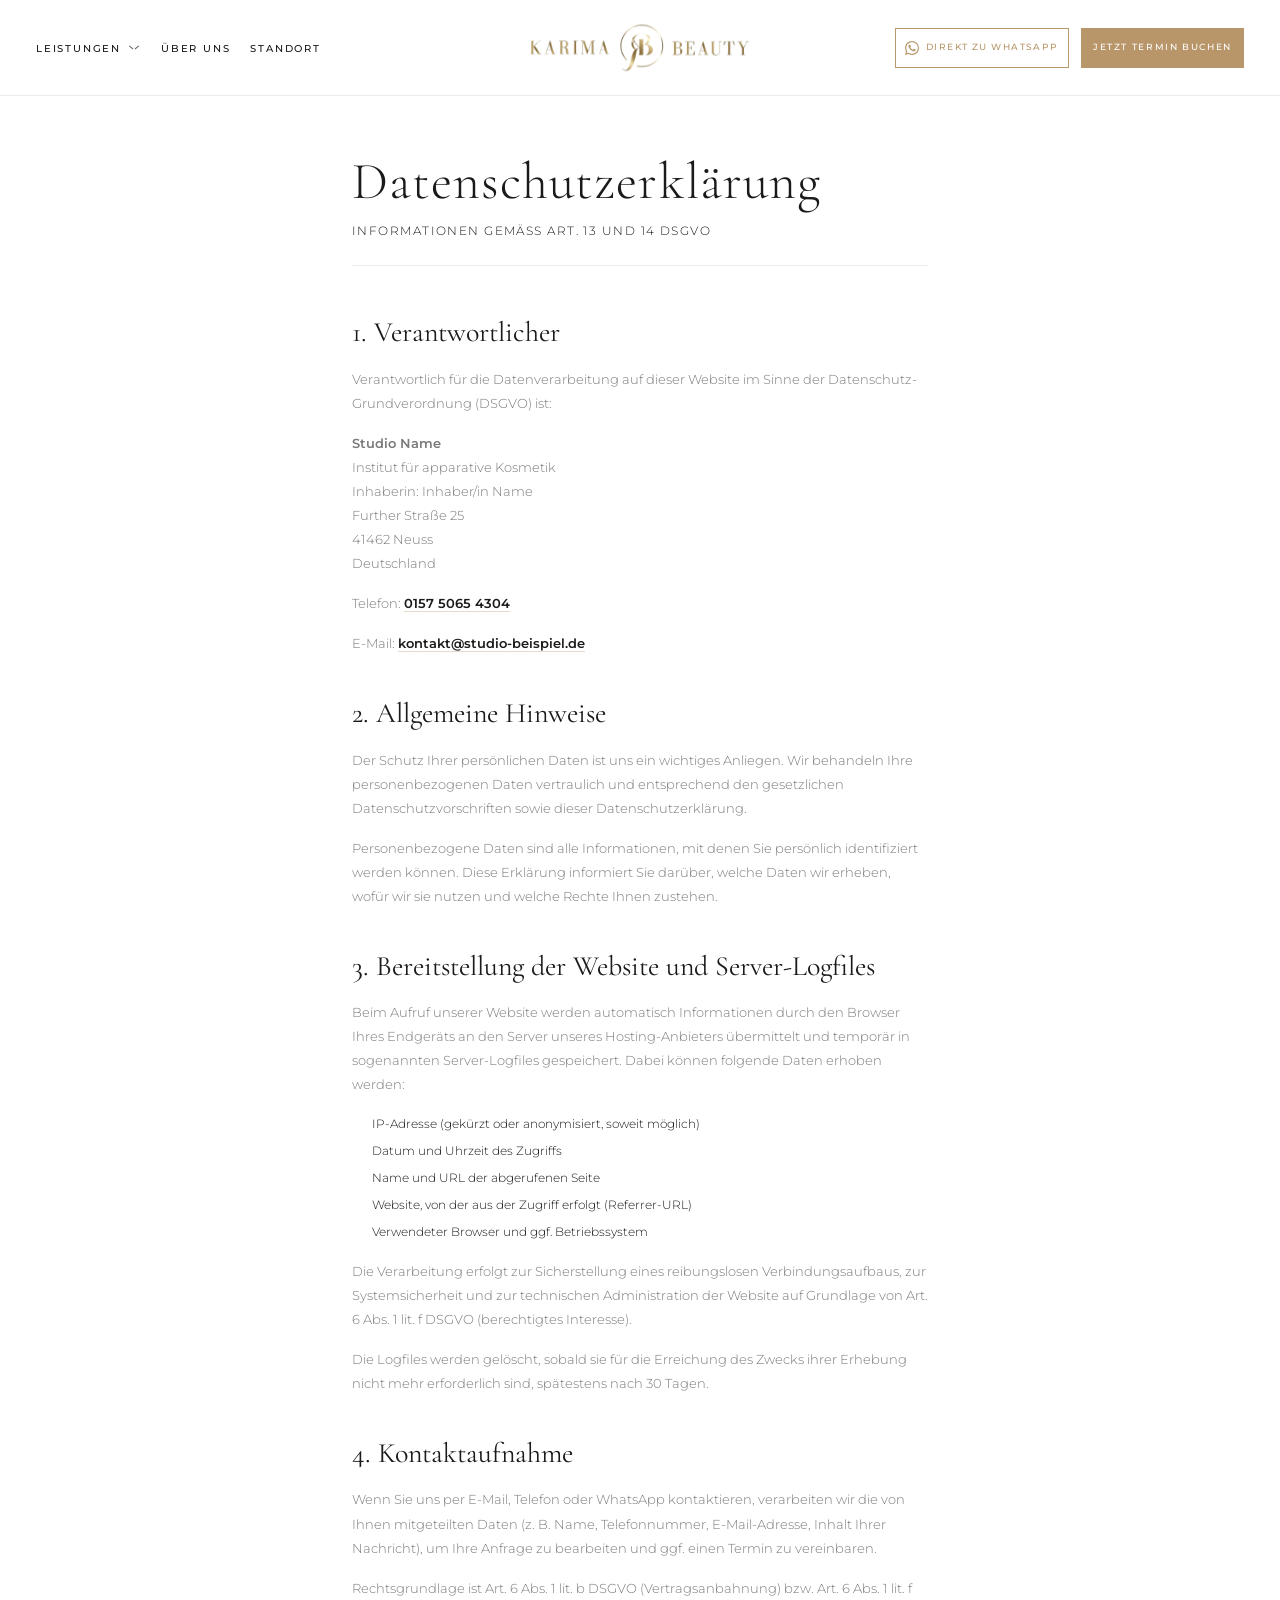
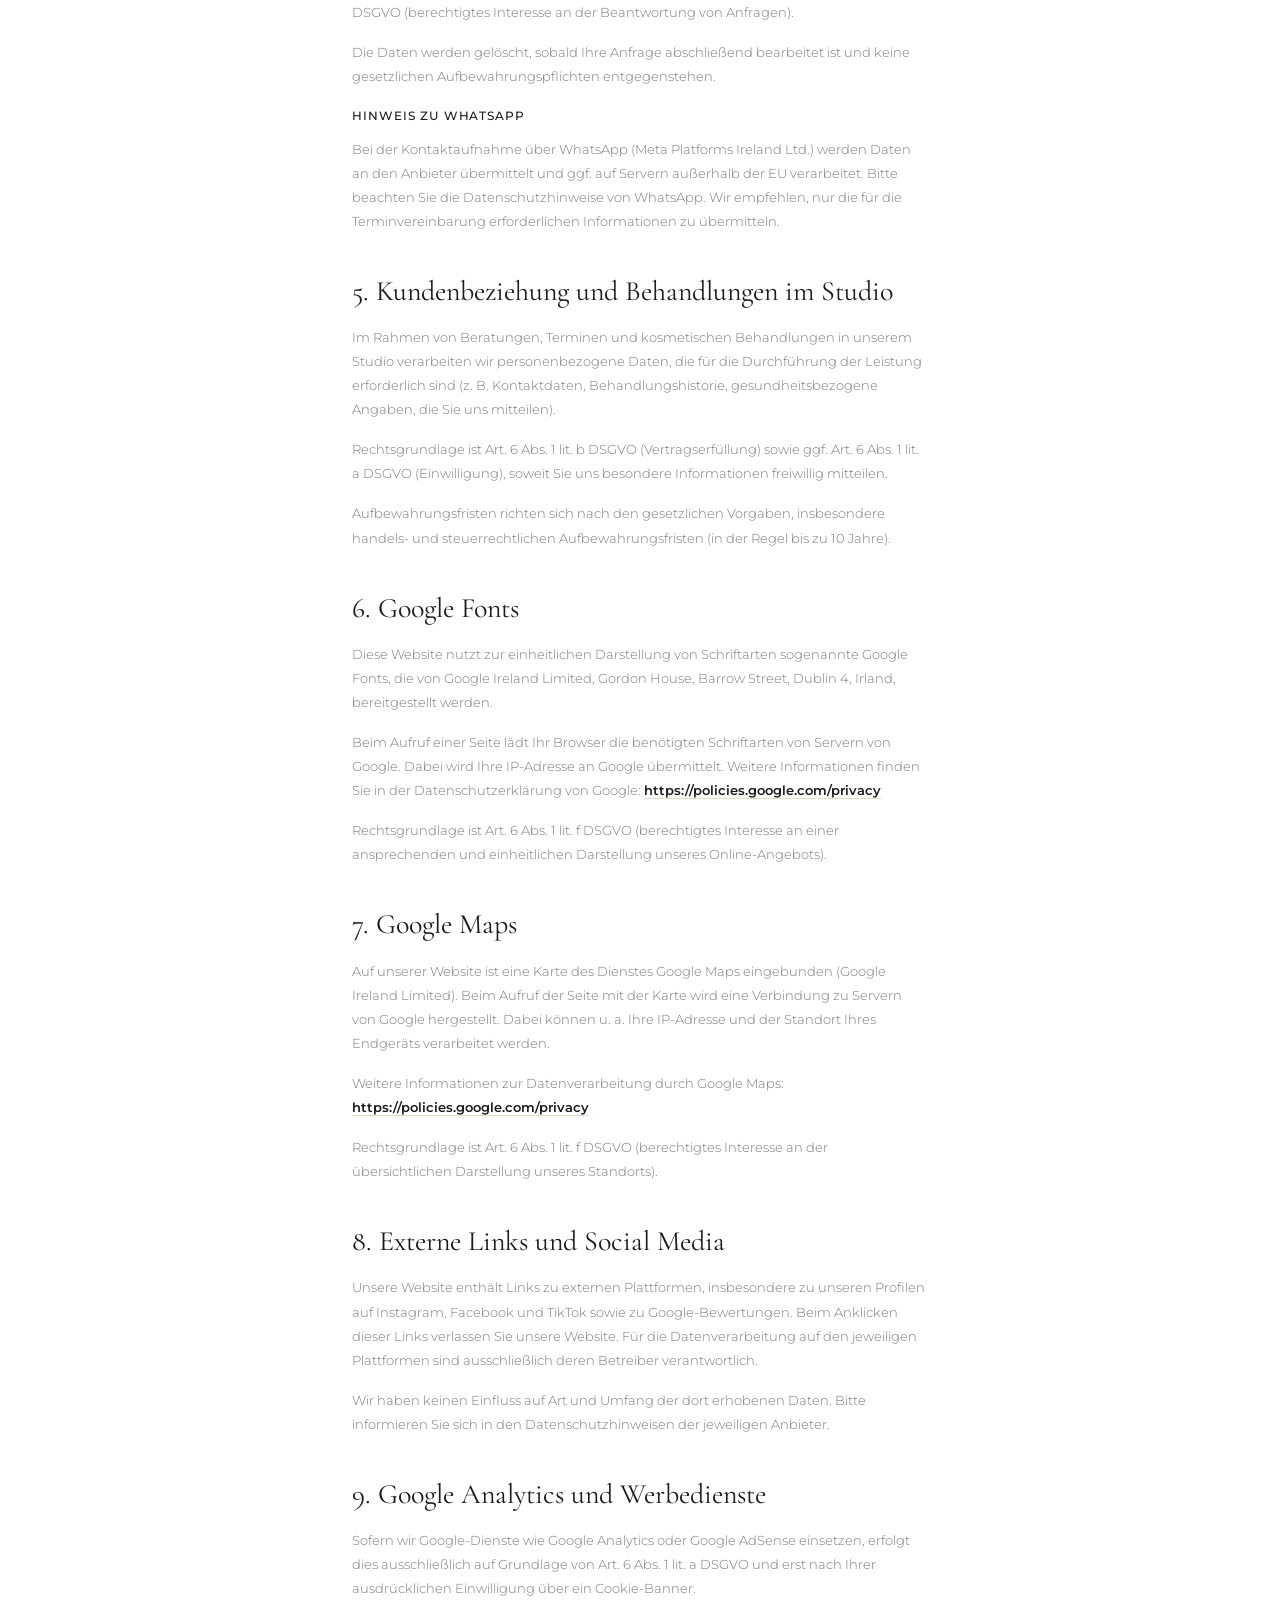
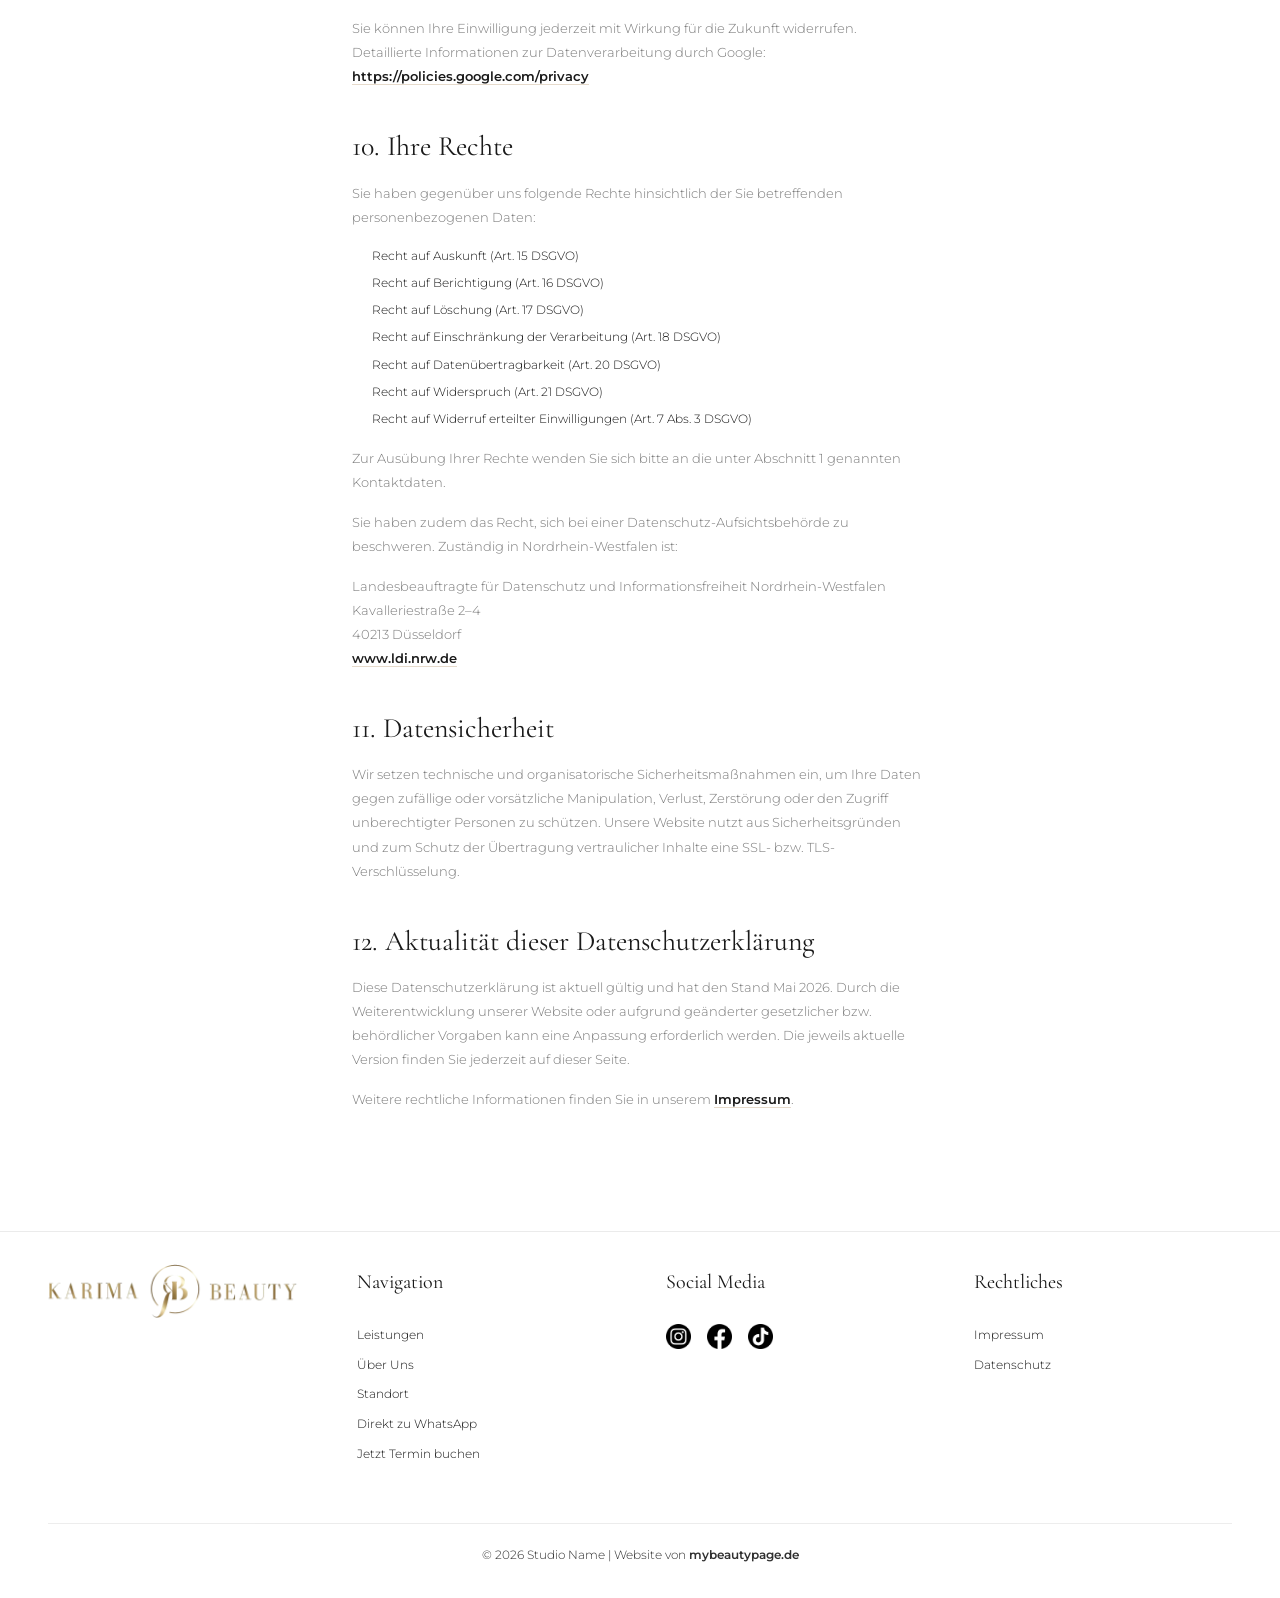
<file: datenschutz/index.html>
<!DOCTYPE html>
<html lang="de">
<head>
    <meta charset="UTF-8">
  <meta name="viewport" content="width=device-width, initial-scale=1">
  <title>Datenschutz – Studio Name</title>
  <meta name="description" content="Datenschutzerklärung von Studio Name – Informationen zur Verarbeitung personenbezogener Daten.">
  <meta name="robots" content="index, follow">
  <link rel="canonical" href="https://beauty-lounge.mybeautypage.de/datenschutz/">
  <meta property="og:type" content="website">
  <meta property="og:locale" content="de_DE">
  <meta property="og:site_name" content="Studio Name">
  <meta property="og:title" content="Datenschutz – Studio Name">
  <meta property="og:description" content="Datenschutzerklärung von Studio Name – Informationen zur Verarbeitung personenbezogener Daten.">
  <meta property="og:url" content="https://beauty-lounge.mybeautypage.de/datenschutz/">
  <meta property="og:image" content="https://beauty-lounge.mybeautypage.de/assets/images/Navigation-Logo.webp">
  <meta name="twitter:card" content="summary_large_image">
  <meta name="twitter:title" content="Datenschutz – Studio Name">
  <meta name="twitter:description" content="Datenschutzerklärung von Studio Name – Informationen zur Verarbeitung personenbezogener Daten.">
  <meta name="twitter:image" content="https://beauty-lounge.mybeautypage.de/assets/images/Navigation-Logo.webp">
<link rel="preconnect" href="https://fonts.googleapis.com">
  <link rel="preconnect" href="https://fonts.gstatic.com" crossorigin>
  <link rel="stylesheet" href="https://fonts.googleapis.com/css2?family=Cormorant+Garamond:ital,wght@0,300;0,400;1,300;1,400&family=Montserrat:wght@300;400;500&family=Fraunces:ital,wght@0,300;0,400;1,300&family=Figtree:wght@300;400;500;600&display=swap">
  <link rel="stylesheet" href="../css/reset.css">
  <link rel="stylesheet" href="../css/layout.css">
  <link rel="stylesheet" href="../css/page.css">
  <link rel="stylesheet" href="../css/site.css">
  <link rel="stylesheet" href="../css/atelier.css">
  <link rel="stylesheet" href="../css/nav.css">
  <link rel="stylesheet" href="../css/legal.css">
</head>
<body class="page legal-page-body">
<nav class="nav mode-light" id="navbar"> <div class="nav__inner"> <div class="nav-col nav-left"> <ul class="nav__menu"> <li class="nav__item--sub"><a href="../index.html#leistungen"><span>Leistungen</span><span class="nav__drop-icon" aria-hidden="true"></span></a><ul class="sub-menu"><li ><a href="../dauerhafte-haarentfernung/index.html"><span>Dauerhafte Haarentfernung</span><span class="nav__sub-arrow" aria-hidden="true">→</span></a></li>
<li ><a href="../index.html#leistungen"><span>Permanent Make-Up</span><span class="nav__sub-arrow" aria-hidden="true">→</span></a></li>
<li ><a href="../index.html#leistungen"><span>Eyeliner Pigmentierung</span><span class="nav__sub-arrow" aria-hidden="true">→</span></a></li>
<li ><a href="../index.html#leistungen"><span>Powderbrows</span><span class="nav__sub-arrow" aria-hidden="true">→</span></a></li>
<li ><a href="../index.html#leistungen"><span>Lippen Permanent Make-up</span><span class="nav__sub-arrow" aria-hidden="true">→</span></a></li>
<li ><a href="../index.html#leistungen"><span>Microblading in Neuss</span><span class="nav__sub-arrow" aria-hidden="true">→</span></a></li>
<li ><a href="../index.html#leistungen"><span>Microneedling</span><span class="nav__sub-arrow" aria-hidden="true">→</span></a></li>
<li ><a href="../index.html#leistungen"><span>Aquafacial</span><span class="nav__sub-arrow" aria-hidden="true">→</span></a></li>
</ul>
</li>
<li ><a href="../index.html"><span>Über Uns</span></a></li>
<li ><a href="../index.html#standort"><span>Standort</span></a></li> </ul> </div> <div class="nav-col nav-center"> <a href="../index.html" class="nav__logo"> <img src="../assets/images/Navigation-Logo.webp" class="main-logo default-logo"> <img src="../assets/images/Navigation-Logo.webp" class="main-logo white-logo"> </a> </div> <div class="nav-col nav-right"> <a href="../index.html" class="cta1-btn">
<svg class="nav-wa-icon" width="15" height="15" viewBox="0 0 24 24" aria-hidden="true" xmlns="http://www.w3.org/2000/svg"><path fill="currentColor" d="M17.472 14.382c-.297-.149-1.758-.867-2.03-.967-.273-.099-.471-.148-.67.15-.197.297-.767.966-.94 1.164-.173.199-.347.223-.644.075-.297-.15-1.255-.463-2.39-1.475-.883-.788-1.48-1.761-1.653-2.059-.173-.297-.018-.458.13-.606.134-.133.298-.347.446-.52.149-.174.198-.298.298-.497.099-.198.05-.371-.025-.52-.075-.149-.669-1.612-.916-2.207-.242-.579-.487-.5-.669-.51-.173-.008-.371-.01-.57-.01-.198 0-.52.074-.792.372-.272.297-1.04 1.016-1.04 2.479 0 1.462 1.065 2.875 1.213 3.074.149.198 2.096 3.2 5.077 4.487.709.306 1.262.489 1.694.625.712.227 1.36.195 1.871.118.571-.085 1.758-.719 2.006-1.413.248-.694.248-1.289.173-1.413-.074-.124-.272-.198-.57-.347m-5.421 7.403h-.004a9.87 9.87 0 01-5.031-1.378l-.361-.214-3.741.982.998-3.648-.235-.374a9.86 9.86 0 01-1.51-5.26c.001-5.45 4.436-9.884 9.888-9.884 2.64 0 5.122 1.03 6.988 2.898a9.825 9.825 0 012.893 6.994c-.003 5.45-4.435 9.884-9.885 9.884m8.413-18.297A11.815 11.815 0 0012.05 0C5.495 0 .16 5.335.157 11.892c0 2.096.547 4.142 1.588 5.945L.057 24l6.305-1.654a11.882 11.882 0 005.683 1.448h.005c6.554 0 11.89-5.335 11.893-11.893a11.821 11.821 0 00-3.48-8.413z"/></svg>
<span>Direkt zu WhatsApp</span> </a> <a href="../index.html" class="nav__cta"> <svg class="cta-arrow arrow-left" viewbox="0 0 24 24"> <g transform="scale(-1, 1) translate(-24, 0)"> <path fill="currentColor" d="m5,12c-.002.017-.001-.013,0,0h0Zm13.5-.5H6.091c.074-.206.195-.4.362-.564l3.948-4.043c.193-.198.189-.515-.009-.707-.197-.193-.513-.188-.707.008l-3.941,4.037c-.479.473-.744,1.141-.744,1.77.007.624.247,1.285.716,1.761l3.923,4.086c.098.102.229.153.361.153.125,0,.25-.046.346-.14.199-.19.206-.508.015-.707l-3.928-4.091c-.162-.164-.279-.357-.349-.562h12.416c.276,0,.5-.224.5-.5s-.224-.5-.5-.5Z"></path> </g> </svg> <span>Jetzt Termin buchen</span> <svg class="cta-arrow arrow-right" viewbox="0 0 24 24"> <g transform="scale(-1, 1) translate(-24, 0)"> <path fill="currentColor" d="m5,12c-.002.017-.001-.013,0,0h0Zm13.5-.5H6.091c.074-.206.195-.4.362-.564l3.948-4.043c.193-.198.189-.515-.009-.707-.197-.193-.513-.188-.707.008l-3.941,4.037c-.479.473-.744,1.141-.744,1.77.007.624.247,1.285.716,1.761l3.923,4.086c.098.102.229.153.361.153.125,0,.25-.046.346-.14.199-.19.206-.508.015-.707l-3.928-4.091c-.162-.164-.279-.357-.349-.562h12.416c.276,0,.5-.224.5-.5s-.224-.5-.5-.5Z"></path> </g> </svg> </a> </div> </div> </nav>
<a class="skip-link screen-reader-text" href="#content">Zum Inhalt springen</a>
<main id="content" class="site-main legal-page">
  <div class="legal-page__inner">
    <header class="legal-page__header">
      <h1>Datenschutzerklärung</h1>
      <p class="legal-page__lead">Informationen gemäß Art. 13 und 14 DSGVO</p>
    </header>

    <section class="legal-section" aria-labelledby="ds-verantwortlicher">
      <h2 id="ds-verantwortlicher">1. Verantwortlicher</h2>
      <p>Verantwortlich für die Datenverarbeitung auf dieser Website im Sinne der Datenschutz-Grundverordnung (DSGVO) ist:</p>
      <address>
        <strong>Studio Name</strong><br>
        Institut für apparative Kosmetik<br>
        Inhaberin: Inhaber/in Name<br>
        Further Straße 25<br>
        41462 Neuss<br>
        Deutschland
      </address>
      <div class="legal-contact">
        <p>Telefon: <a href="tel:+4915750654304">0157 5065 4304</a></p>
        <p>E-Mail: <a href="mailto:kontakt@studio-beispiel.de">kontakt@studio-beispiel.de</a></p>
      </div>
    </section>

    <section class="legal-section" aria-labelledby="ds-allgemein">
      <h2 id="ds-allgemein">2. Allgemeine Hinweise</h2>
      <p>Der Schutz Ihrer persönlichen Daten ist uns ein wichtiges Anliegen. Wir behandeln Ihre personenbezogenen Daten vertraulich und entsprechend den gesetzlichen Datenschutzvorschriften sowie dieser Datenschutzerklärung.</p>
      <p>Personenbezogene Daten sind alle Informationen, mit denen Sie persönlich identifiziert werden können. Diese Erklärung informiert Sie darüber, welche Daten wir erheben, wofür wir sie nutzen und welche Rechte Ihnen zustehen.</p>
    </section>

    <section class="legal-section" aria-labelledby="ds-hosting">
      <h2 id="ds-hosting">3. Bereitstellung der Website und Server-Logfiles</h2>
      <p>Beim Aufruf unserer Website werden automatisch Informationen durch den Browser Ihres Endgeräts an den Server unseres Hosting-Anbieters übermittelt und temporär in sogenannten Server-Logfiles gespeichert. Dabei können folgende Daten erhoben werden:</p>
      <ul>
        <li>IP-Adresse (gekürzt oder anonymisiert, soweit möglich)</li>
        <li>Datum und Uhrzeit des Zugriffs</li>
        <li>Name und URL der abgerufenen Seite</li>
        <li>Website, von der aus der Zugriff erfolgt (Referrer-URL)</li>
        <li>Verwendeter Browser und ggf. Betriebssystem</li>
      </ul>
      <p>Die Verarbeitung erfolgt zur Sicherstellung eines reibungslosen Verbindungsaufbaus, zur Systemsicherheit und zur technischen Administration der Website auf Grundlage von Art. 6 Abs. 1 lit. f DSGVO (berechtigtes Interesse).</p>
      <p>Die Logfiles werden gelöscht, sobald sie für die Erreichung des Zwecks ihrer Erhebung nicht mehr erforderlich sind, spätestens nach 30 Tagen.</p>
    </section>

    <section class="legal-section" aria-labelledby="ds-kontakt">
      <h2 id="ds-kontakt">4. Kontaktaufnahme</h2>
      <p>Wenn Sie uns per E-Mail, Telefon oder WhatsApp kontaktieren, verarbeiten wir die von Ihnen mitgeteilten Daten (z.&nbsp;B. Name, Telefonnummer, E-Mail-Adresse, Inhalt Ihrer Nachricht), um Ihre Anfrage zu bearbeiten und ggf. einen Termin zu vereinbaren.</p>
      <p>Rechtsgrundlage ist Art. 6 Abs. 1 lit. b DSGVO (Vertragsanbahnung) bzw. Art. 6 Abs. 1 lit. f DSGVO (berechtigtes Interesse an der Beantwortung von Anfragen).</p>
      <p>Die Daten werden gelöscht, sobald Ihre Anfrage abschließend bearbeitet ist und keine gesetzlichen Aufbewahrungspflichten entgegenstehen.</p>
      <h3>Hinweis zu WhatsApp</h3>
      <p>Bei der Kontaktaufnahme über WhatsApp (Meta Platforms Ireland Ltd.) werden Daten an den Anbieter übermittelt und ggf. auf Servern außerhalb der EU verarbeitet. Bitte beachten Sie die Datenschutzhinweise von WhatsApp. Wir empfehlen, nur die für die Terminvereinbarung erforderlichen Informationen zu übermitteln.</p>
    </section>

    <section class="legal-section" aria-labelledby="ds-kunden">
      <h2 id="ds-kunden">5. Kundenbeziehung und Behandlungen im Studio</h2>
      <p>Im Rahmen von Beratungen, Terminen und kosmetischen Behandlungen in unserem Studio verarbeiten wir personenbezogene Daten, die für die Durchführung der Leistung erforderlich sind (z.&nbsp;B. Kontaktdaten, Behandlungshistorie, gesundheitsbezogene Angaben, die Sie uns mitteilen).</p>
      <p>Rechtsgrundlage ist Art. 6 Abs. 1 lit. b DSGVO (Vertragserfüllung) sowie ggf. Art. 6 Abs. 1 lit. a DSGVO (Einwilligung), soweit Sie uns besondere Informationen freiwillig mitteilen.</p>
      <p>Aufbewahrungsfristen richten sich nach den gesetzlichen Vorgaben, insbesondere handels- und steuerrechtlichen Aufbewahrungsfristen (in der Regel bis zu 10 Jahre).</p>
    </section>

    <section class="legal-section" aria-labelledby="ds-fonts">
      <h2 id="ds-fonts">6. Google Fonts</h2>
      <p>Diese Website nutzt zur einheitlichen Darstellung von Schriftarten sogenannte Google Fonts, die von Google Ireland Limited, Gordon House, Barrow Street, Dublin 4, Irland, bereitgestellt werden.</p>
      <p>Beim Aufruf einer Seite lädt Ihr Browser die benötigten Schriftarten von Servern von Google. Dabei wird Ihre IP-Adresse an Google übermittelt. Weitere Informationen finden Sie in der Datenschutzerklärung von Google: <a href="https://policies.google.com/privacy" target="_blank" rel="noopener noreferrer">https://policies.google.com/privacy</a></p>
      <p>Rechtsgrundlage ist Art. 6 Abs. 1 lit. f DSGVO (berechtigtes Interesse an einer ansprechenden und einheitlichen Darstellung unseres Online-Angebots).</p>
    </section>

    <section class="legal-section" aria-labelledby="ds-maps">
      <h2 id="ds-maps">7. Google Maps</h2>
      <p>Auf unserer Website ist eine Karte des Dienstes Google Maps eingebunden (Google Ireland Limited). Beim Aufruf der Seite mit der Karte wird eine Verbindung zu Servern von Google hergestellt. Dabei können u.&nbsp;a. Ihre IP-Adresse und der Standort Ihres Endgeräts verarbeitet werden.</p>
      <p>Weitere Informationen zur Datenverarbeitung durch Google Maps: <a href="https://policies.google.com/privacy" target="_blank" rel="noopener noreferrer">https://policies.google.com/privacy</a></p>
      <p>Rechtsgrundlage ist Art. 6 Abs. 1 lit. f DSGVO (berechtigtes Interesse an der übersichtlichen Darstellung unseres Standorts).</p>
    </section>

    <section class="legal-section" aria-labelledby="ds-externe-links">
      <h2 id="ds-externe-links">8. Externe Links und Social Media</h2>
      <p>Unsere Website enthält Links zu externen Plattformen, insbesondere zu unseren Profilen auf Instagram, Facebook und TikTok sowie zu Google-Bewertungen. Beim Anklicken dieser Links verlassen Sie unsere Website. Für die Datenverarbeitung auf den jeweiligen Plattformen sind ausschließlich deren Betreiber verantwortlich.</p>
      <p>Wir haben keinen Einfluss auf Art und Umfang der dort erhobenen Daten. Bitte informieren Sie sich in den Datenschutzhinweisen der jeweiligen Anbieter.</p>
    </section>

    <section class="legal-section" aria-labelledby="ds-analytics">
      <h2 id="ds-analytics">9. Google Analytics und Werbedienste</h2>
      <p>Sofern wir Google-Dienste wie Google Analytics oder Google AdSense einsetzen, erfolgt dies ausschließlich auf Grundlage von Art. 6 Abs. 1 lit. a DSGVO und erst nach Ihrer ausdrücklichen Einwilligung über ein Cookie-Banner.</p>
      <p>Sie können Ihre Einwilligung jederzeit mit Wirkung für die Zukunft widerrufen. Detaillierte Informationen zur Datenverarbeitung durch Google: <a href="https://policies.google.com/privacy" target="_blank" rel="noopener noreferrer">https://policies.google.com/privacy</a></p>
    </section>

    <section class="legal-section" aria-labelledby="ds-rechte">
      <h2 id="ds-rechte">10. Ihre Rechte</h2>
      <p>Sie haben gegenüber uns folgende Rechte hinsichtlich der Sie betreffenden personenbezogenen Daten:</p>
      <ul>
        <li>Recht auf Auskunft (Art. 15 DSGVO)</li>
        <li>Recht auf Berichtigung (Art. 16 DSGVO)</li>
        <li>Recht auf Löschung (Art. 17 DSGVO)</li>
        <li>Recht auf Einschränkung der Verarbeitung (Art. 18 DSGVO)</li>
        <li>Recht auf Datenübertragbarkeit (Art. 20 DSGVO)</li>
        <li>Recht auf Widerspruch (Art. 21 DSGVO)</li>
        <li>Recht auf Widerruf erteilter Einwilligungen (Art. 7 Abs. 3 DSGVO)</li>
      </ul>
      <p>Zur Ausübung Ihrer Rechte wenden Sie sich bitte an die unter Abschnitt 1 genannten Kontaktdaten.</p>
      <p>Sie haben zudem das Recht, sich bei einer Datenschutz-Aufsichtsbehörde zu beschweren. Zuständig in Nordrhein-Westfalen ist:</p>
      <address>
        Landesbeauftragte für Datenschutz und Informationsfreiheit Nordrhein-Westfalen<br>
        Kavalleriestraße 2–4<br>
        40213 Düsseldorf<br>
        <a href="https://www.ldi.nrw.de" target="_blank" rel="noopener noreferrer">www.ldi.nrw.de</a>
      </address>
    </section>

    <section class="legal-section" aria-labelledby="ds-sicherheit">
      <h2 id="ds-sicherheit">11. Datensicherheit</h2>
      <p>Wir setzen technische und organisatorische Sicherheitsmaßnahmen ein, um Ihre Daten gegen zufällige oder vorsätzliche Manipulation, Verlust, Zerstörung oder den Zugriff unberechtigter Personen zu schützen. Unsere Website nutzt aus Sicherheitsgründen und zum Schutz der Übertragung vertraulicher Inhalte eine SSL- bzw. TLS-Verschlüsselung.</p>
    </section>

    <section class="legal-section" aria-labelledby="ds-aktualitaet">
      <h2 id="ds-aktualitaet">12. Aktualität dieser Datenschutzerklärung</h2>
      <p>Diese Datenschutzerklärung ist aktuell gültig und hat den Stand Mai 2026. Durch die Weiterentwicklung unserer Website oder aufgrund geänderter gesetzlicher bzw. behördlicher Vorgaben kann eine Anpassung erforderlich werden. Die jeweils aktuelle Version finden Sie jederzeit auf dieser Seite.</p>
      <p>Weitere rechtliche Informationen finden Sie in unserem <a href="../impressum/index.html">Impressum</a>.</p>
    </section>
  </div>
</main>
<footer class="footer" role="contentinfo"> <div class="footer__inner"> <div class="footer__grid"> <div class="footer__col"> <img src="../assets/images/Navigation-Logo.webp" alt="Logo" class="footer__logo"> <address style="font-style:normal;"></address> </div> <nav class="footer__col" aria-label="Main Navigation"> <h3 class="footer__title">Navigation</h3> <ul id="menu-navigation-2" class="menu"><li class="menu-item menu-item-type-custom menu-item-object-custom footer__menu--has-sub menu-item-118"><a href="../index.html#leistungen">Leistungen</a>
<ul class="footer__submenu"> <li class="menu-item menu-item-type-custom menu-item-object-custom menu-item-186"><a href="../dauerhafte-haarentfernung/index.html">Dauerhafte Haarentfernung</a></li> <li class="menu-item menu-item-type-custom menu-item-object-custom menu-item-187"><a href="../index.html#leistungen">Permanent Make-Up</a></li> <li class="menu-item menu-item-type-custom menu-item-object-custom menu-item-188"><a href="../index.html#leistungen">Eyeliner Pigmentierung</a></li> <li class="menu-item menu-item-type-custom menu-item-object-custom menu-item-189"><a href="../index.html#leistungen">Powderbrows</a></li> <li class="menu-item menu-item-type-custom menu-item-object-custom menu-item-190"><a href="../index.html#leistungen">Lippen Permanent Make-up</a></li> <li class="menu-item menu-item-type-custom menu-item-object-custom menu-item-191"><a href="../index.html#leistungen">Microblading in Neuss</a></li> <li class="menu-item menu-item-type-custom menu-item-object-custom menu-item-192"><a href="../index.html#leistungen">Microneedling</a></li> <li class="menu-item menu-item-type-custom menu-item-object-custom menu-item-193"><a href="../index.html#leistungen">Aquafacial</a></li>
</ul>
</li>
<li class="menu-item menu-item-type-custom menu-item-object-custom menu-item-860"><a href="../index.html">Über Uns</a></li>
<li class="menu-item menu-item-type-custom menu-item-object-custom menu-item-standort"><a href="../index.html#standort">Standort</a></li>
<li class="menu-item menu-item-type-custom menu-item-object-custom menu-item-121"><a href="../index.html">Direkt zu WhatsApp</a></li>
<li class="menu-item menu-item-type-custom menu-item-object-custom menu-item-122 uq-mm-cta-item"><a href="../index.html">Jetzt Termin buchen</a></li>
</ul> </nav> <div class="footer__col"> <h3 class="footer__title">Social Media</h3> <ul class="footer__social"> <li><a href="https://instagram.com/" class="footer__social-link" target="_blank" rel="noopener"><img src="../assets/images/Footer-Social-Instagram.png" alt="Social Icon"></a></li> <li><a href="https://www.facebook.com/StudioName/" class="footer__social-link" target="_blank" rel="noopener"><img src="../assets/images/Footer-Social-Facebook.png" alt="Social Icon"></a></li> <li><a href="https://www.tiktok.com/@studio-beispiel?_r=1&amp;_t=ZN-914Zx4yIT2s" class="footer__social-link" target="_blank" rel="noopener"><img src="../assets/images/Footer-Social-Tiktok.png" alt="Social Icon"></a></li> </ul> </div> <nav class="footer__col" aria-label="Legal Navigation"> <h3 class="footer__title">Rechtliches</h3> <ul id="menu-rechtliches" class="menu"><li id="menu-item-806" class="menu-item menu-item-type-custom menu-item-object-custom menu-item-806"><a href="../impressum/index.html">Impressum</a></li>
<li id="menu-item-807" class="menu-item menu-item-type-custom menu-item-object-custom menu-item-807"><a href="index.html">Datenschutz</a></li>
</ul> </nav> </div> <div class="footer__bottom"> <p> © 2026 Studio Name | Website von <a href="https://mybeautypage.de/" target="_blank" rel="noopener"><b>mybeautypage.de</b></a> </p> </div> </div> </footer>
<script>
document.addEventListener('DOMContentLoaded', function() {
  const footer = document.querySelector('.footer');
  if (footer) {
    footer.addEventListener('click', function(e) {
      const link = e.target.closest('.footer__menu--has-sub > a');
      if (link) { e.preventDefault(); link.parentElement.classList.toggle('is-active'); }
    });
  }
});
</script>
<div id="uq-mm-root"> <div id="uq-mm-overlay"></div> <header id="uq-mm-header"> <div class="uq-mm-header-glass"> <a href="../index.html" class="uq-mm-logo-link"> <img id="uq-mm-logo-img" src="../assets/images/Navigation-Logo.webp" alt="Logo"> </a> <button id="uq-mm-toggle-btn" type="button"> <span class="uq-mm-bar uq-mm-top"></span> <span class="uq-mm-bar uq-mm-bottom"></span> </button> </div> </header> <nav id="uq-mm-side-panel"> <div class="uq-mm-panel-glass-wrapper"> <div class="uq-mm-panel-inner" id="uq-mm-inner"> <ul id="menu-navigation-3" class="uq-mm-nav-list"><li class="menu-item menu-item-type-custom menu-item-object-custom menu-item-has-children"><a href="../index.html#leistungen"><span>Leistungen</span></a>
<ul class="sub-menu">
<li class="menu-item menu-item-type-custom menu-item-object-custom"><a href="../dauerhafte-haarentfernung/index.html"><span>Dauerhafte Haarentfernung</span></a></li>
<li class="menu-item menu-item-type-custom menu-item-object-custom"><a href="../index.html#leistungen"><span>Permanent Make-Up</span></a></li>
<li class="menu-item menu-item-type-custom menu-item-object-custom"><a href="../index.html#leistungen"><span>Eyeliner Pigmentierung</span></a></li>
<li class="menu-item menu-item-type-custom menu-item-object-custom"><a href="../index.html#leistungen"><span>Powderbrows</span></a></li>
<li class="menu-item menu-item-type-custom menu-item-object-custom"><a href="../index.html#leistungen"><span>Lippen Permanent Make-up</span></a></li>
<li class="menu-item menu-item-type-custom menu-item-object-custom"><a href="../index.html#leistungen"><span>Microblading in Neuss</span></a></li>
<li class="menu-item menu-item-type-custom menu-item-object-custom"><a href="../index.html#leistungen"><span>Microneedling</span></a></li>
<li class="menu-item menu-item-type-custom menu-item-object-custom"><a href="../index.html#leistungen"><span>Aquafacial</span></a></li>
</ul>
</li>
<li class="menu-item menu-item-type-custom menu-item-object-custom"><a href="../index.html"><span>Über Uns</span></a></li>
<li ><a href="../index.html#standort"><span>Standort</span></a></li>
<li class="menu-item menu-item-type-custom menu-item-object-custom"><a href="../index.html"><span>Direkt zu WhatsApp</span></a></li>
<li class="menu-item menu-item-type-custom menu-item-object-custom uq-mm-cta-item"><a href="../index.html"><span>Jetzt Termin buchen</span></a></li>
</ul> </div> </div> </nav> </div> <script>
    (function() {
        document.addEventListener('DOMContentLoaded', function() {
            const root    = document.getElementById('uq-mm-root');
            if (!root) return;
            
            const toggle      = document.getElementById('uq-mm-toggle-btn');
            const panel       = document.getElementById('uq-mm-side-panel');
            const panelInner  = document.getElementById('uq-mm-inner');
            const mainList    = document.querySelector('.uq-mm-nav-list');
            const overlay     = document.getElementById('uq-mm-overlay');

            overlay.addEventListener('touchmove', function(e) {
                e.preventDefault();
            }, { passive: false });

            const parentLinks = panelInner.querySelectorAll('.menu-item-has-children > a');
            parentLinks.forEach(link => {
                if(!link.querySelector('.uq-mm-expander')) {
                    const span = document.createElement('span');
                    span.className = 'uq-mm-expander';
                    span.innerHTML = '<svg viewBox="0 0 24 24" fill="none" stroke="currentColor" stroke-width="2.5" stroke-linecap="round" stroke-linejoin="round"><path d="M9 18l6-6-6-6"/></svg>';
                    link.appendChild(span);

                    const subMenu = link.nextElementSibling;
                    
                    if (subMenu && subMenu.classList.contains('sub-menu')) {
                        const backLi = document.createElement('li');
                        backLi.className = 'uq-mm-back-item';
                        backLi.innerHTML = `<a href="#">
                            <svg viewBox="0 0 24 24" fill="none" stroke="currentColor" stroke-width="2.5" stroke-linecap="round" stroke-linejoin="round"><path d="M15 18l-6-6 6-6"/></svg>
                            Zurück
                        </a>`;
                        subMenu.insertBefore(backLi, subMenu.firstChild);
                    }

                    link.addEventListener('click', function(e) {
                        e.preventDefault();  
                        e.stopPropagation();
                        if(subMenu) {
                            subMenu.classList.add('uq-mm-is-active-panel');
                            updatePanelHeight(subMenu);
                            setTimeout(() => { panelInner.scrollTop = 0; }, 50);
                        }
                    });
                }
            });

            panelInner.addEventListener('click', function(e) {
                const backBtn = e.target.closest('.uq-mm-back-item a');
                if (backBtn) {
                    e.preventDefault();
                    e.stopPropagation();
                    const currentSubMenu = backBtn.closest('ul.sub-menu');
                    if (currentSubMenu) {
                        currentSubMenu.classList.remove('uq-mm-is-active-panel');
                        const parentUl = currentSubMenu.parentElement.closest('ul');
                        updatePanelHeight(parentUl);
                        setTimeout(() => { panelInner.scrollTop = 0; }, 50);
                    }
                }
            });

            function updatePanelHeight(activeList) {
                if (activeList) {
                    panelInner.style.height = activeList.scrollHeight + 'px';
                }
            }

            toggle.addEventListener('click', function() {
                const isVisible = panel.classList.toggle('uq-mm-is-visible');
                this.classList.toggle('uq-mm-is-active');
                overlay.classList.toggle('uq-mm-is-visible');
                document.body.classList.toggle('uq-mm-locked', isVisible);

                if(isVisible) {
                    setTimeout(() => updatePanelHeight(mainList), 50);
                } else {
                    setTimeout(() => {
                        panelInner.querySelectorAll('.uq-mm-is-active-panel').forEach(el => el.classList.remove('uq-mm-is-active-panel'));
                        panelInner.scrollTop = 0;
                    }, 400); 
                }
            });

            overlay.addEventListener('click', () => toggle.click());

            panelInner.addEventListener('click', function(e) {
                if (e.target.closest('.uq-mm-expander') || e.target.closest('.uq-mm-back-item')) return; 
                const normalLink = e.target.closest('a');
                if (normalLink && normalLink.getAttribute('href') !== '#' && !normalLink.getAttribute('href').startsWith('javascript')) {
                    toggle.click();
                }
            });
        });
    })();
    </script>
<script src="../js/main.js"></script>
</body>
</html>
</file>
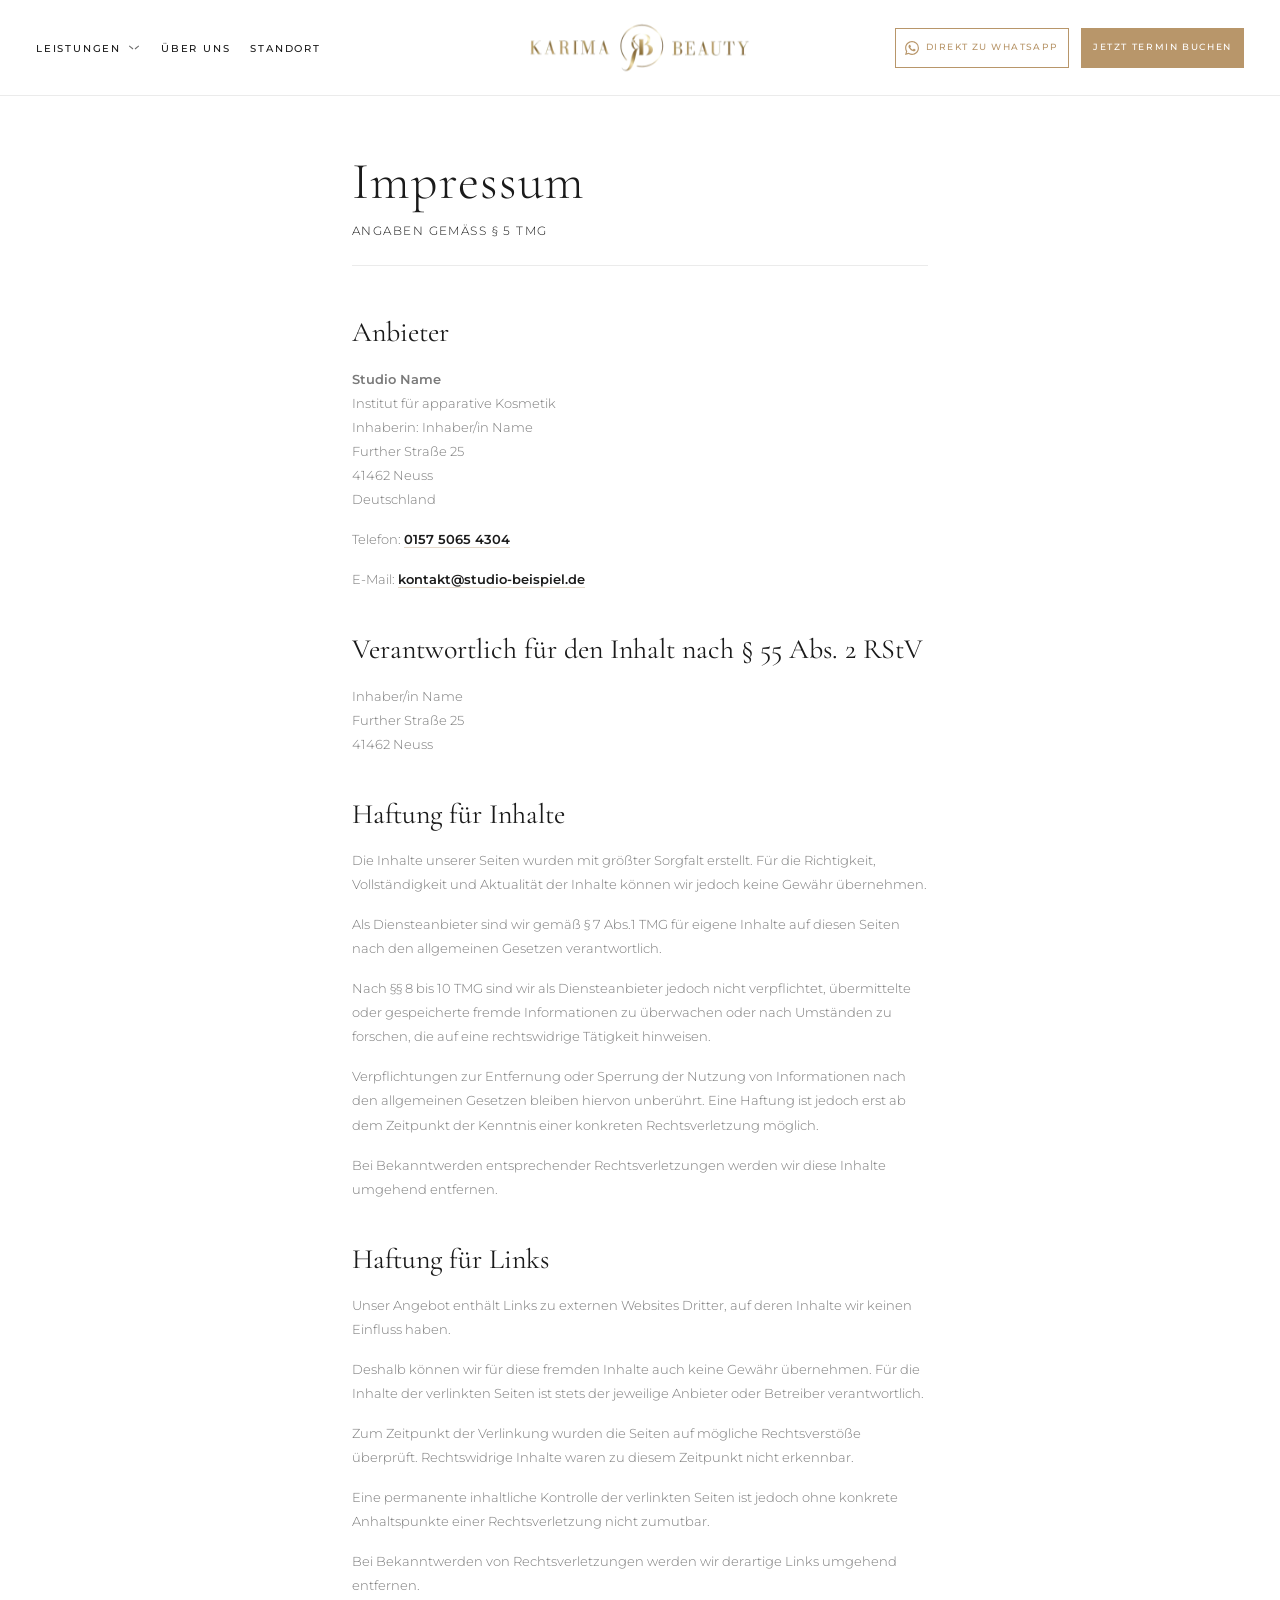
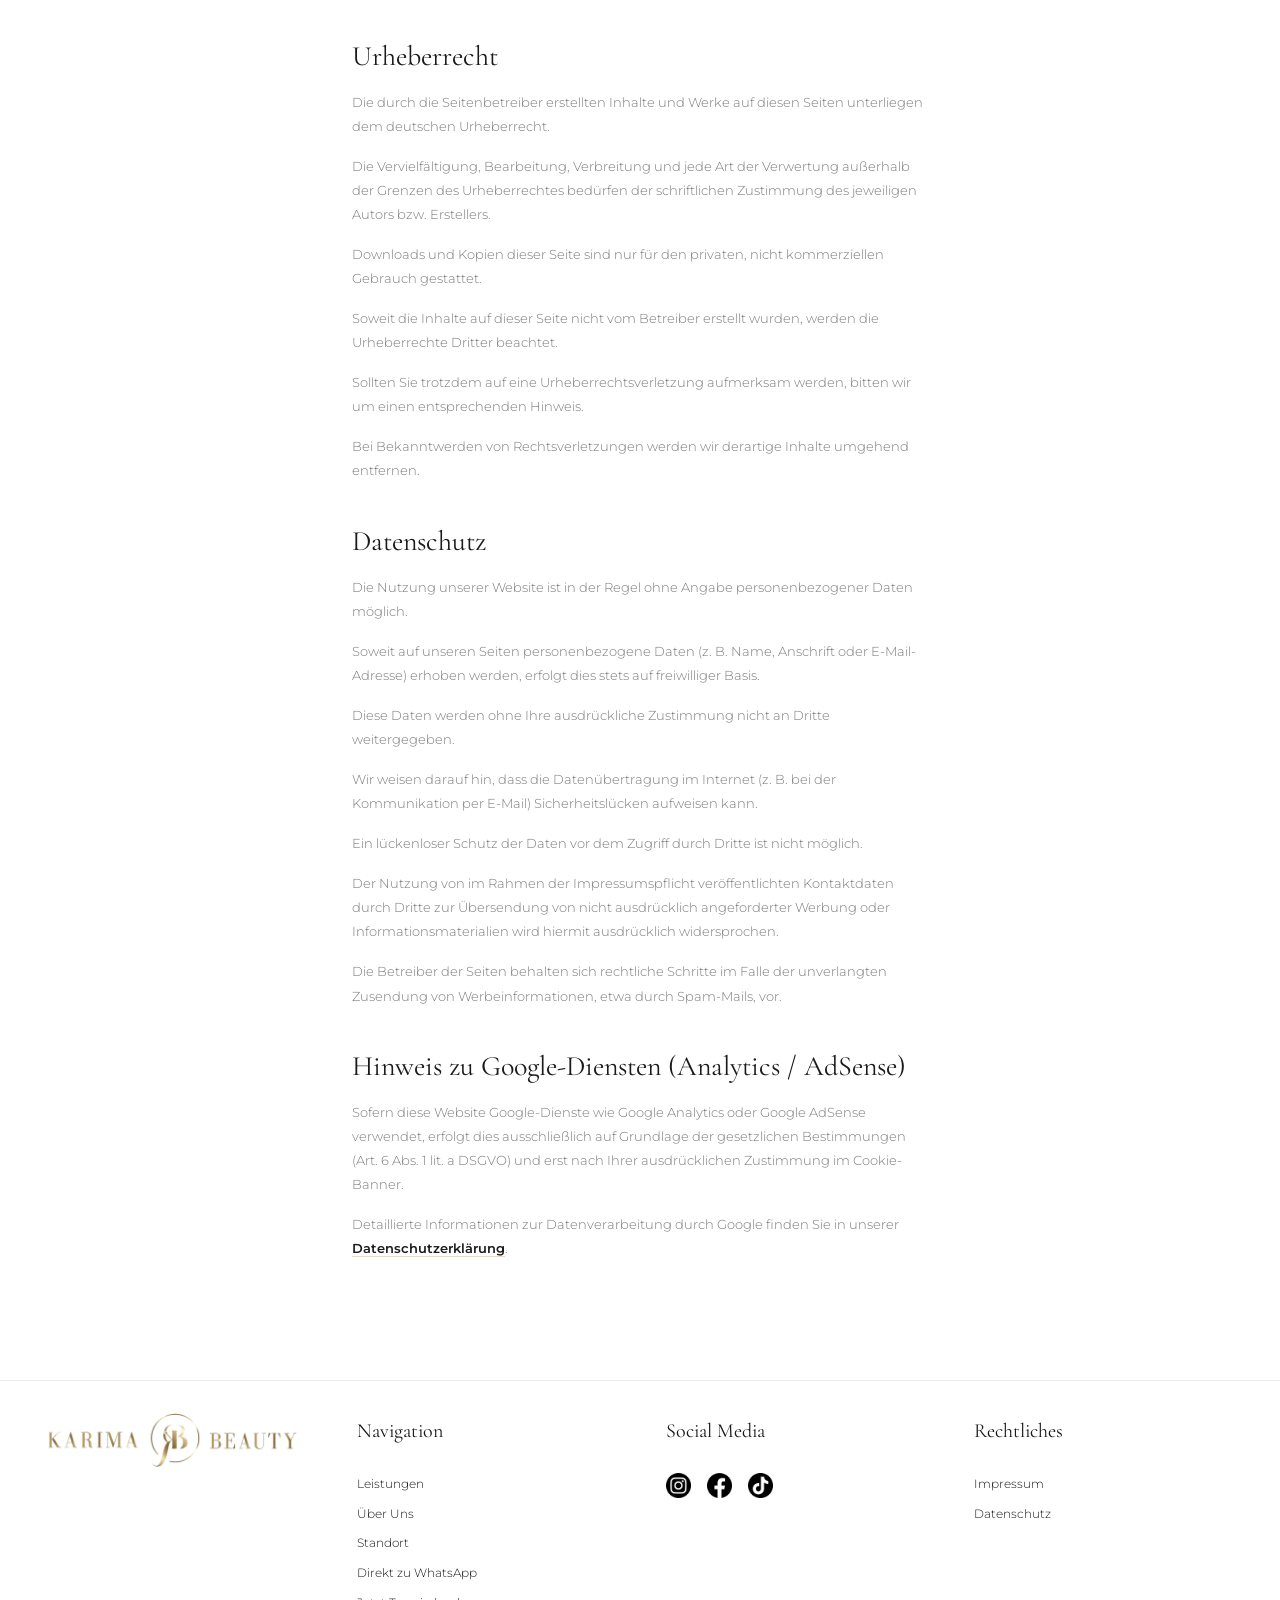
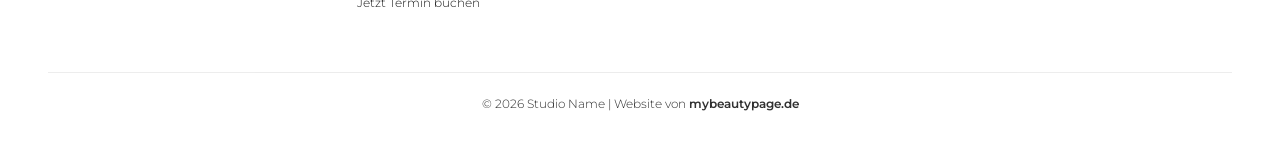
<file: impressum/index.html>
<!DOCTYPE html>
<html lang="de">
<head>
    <meta charset="UTF-8">
  <meta name="viewport" content="width=device-width, initial-scale=1">
  <title>Impressum – Studio Name</title>
  <meta name="description" content="Impressum und Anbieterkennzeichnung von Studio Name, Kosmetikstudio in Neuss.">
  <meta name="robots" content="index, follow">
  <link rel="canonical" href="https://beauty-lounge.mybeautypage.de/impressum/">
  <meta property="og:type" content="website">
  <meta property="og:locale" content="de_DE">
  <meta property="og:site_name" content="Studio Name">
  <meta property="og:title" content="Impressum – Studio Name">
  <meta property="og:description" content="Impressum und Anbieterkennzeichnung von Studio Name, Kosmetikstudio in Neuss.">
  <meta property="og:url" content="https://beauty-lounge.mybeautypage.de/impressum/">
  <meta property="og:image" content="https://beauty-lounge.mybeautypage.de/assets/images/Navigation-Logo.webp">
  <meta name="twitter:card" content="summary_large_image">
  <meta name="twitter:title" content="Impressum – Studio Name">
  <meta name="twitter:description" content="Impressum und Anbieterkennzeichnung von Studio Name, Kosmetikstudio in Neuss.">
  <meta name="twitter:image" content="https://beauty-lounge.mybeautypage.de/assets/images/Navigation-Logo.webp">
<link rel="preconnect" href="https://fonts.googleapis.com">
  <link rel="preconnect" href="https://fonts.gstatic.com" crossorigin>
  <link rel="stylesheet" href="https://fonts.googleapis.com/css2?family=Cormorant+Garamond:ital,wght@0,300;0,400;1,300;1,400&family=Montserrat:wght@300;400;500&family=Fraunces:ital,wght@0,300;0,400;1,300&family=Figtree:wght@300;400;500;600&display=swap">
  <link rel="stylesheet" href="../css/reset.css">
  <link rel="stylesheet" href="../css/layout.css">
  <link rel="stylesheet" href="../css/page.css">
  <link rel="stylesheet" href="../css/site.css">
  <link rel="stylesheet" href="../css/atelier.css">
  <link rel="stylesheet" href="../css/nav.css">
  <link rel="stylesheet" href="../css/legal.css">
</head>
<body class="page legal-page-body">
<nav class="nav mode-light" id="navbar"> <div class="nav__inner"> <div class="nav-col nav-left"> <ul class="nav__menu"> <li class="nav__item--sub"><a href="../index.html#leistungen"><span>Leistungen</span><span class="nav__drop-icon" aria-hidden="true"></span></a><ul class="sub-menu"><li ><a href="dauerhafte-haarentfernung/index.html"><span>Dauerhafte Haarentfernung</span><span class="nav__sub-arrow" aria-hidden="true">→</span></a></li>
<li ><a href="../index.html#leistungen"><span>Permanent Make-Up</span><span class="nav__sub-arrow" aria-hidden="true">→</span></a></li>
<li ><a href="../index.html#leistungen"><span>Eyeliner Pigmentierung</span><span class="nav__sub-arrow" aria-hidden="true">→</span></a></li>
<li ><a href="../index.html#leistungen"><span>Powderbrows</span><span class="nav__sub-arrow" aria-hidden="true">→</span></a></li>
<li ><a href="../index.html#leistungen"><span>Lippen Permanent Make-up</span><span class="nav__sub-arrow" aria-hidden="true">→</span></a></li>
<li ><a href="../index.html#leistungen"><span>Microblading in Neuss</span><span class="nav__sub-arrow" aria-hidden="true">→</span></a></li>
<li ><a href="../index.html#leistungen"><span>Microneedling</span><span class="nav__sub-arrow" aria-hidden="true">→</span></a></li>
<li ><a href="../index.html#leistungen"><span>Aquafacial</span><span class="nav__sub-arrow" aria-hidden="true">→</span></a></li>
</ul>
</li>
<li ><a href="../index.html"><span>Über Uns</span></a></li>
<li ><a href="../index.html#standort"><span>Standort</span></a></li> </ul> </div> <div class="nav-col nav-center"> <a href="../index.html" class="nav__logo"> <img src="../assets/images/Navigation-Logo.webp" class="main-logo default-logo"> <img src="../assets/images/Navigation-Logo.webp" class="main-logo white-logo"> </a> </div> <div class="nav-col nav-right"> <a href="../index.html" class="cta1-btn">
<svg class="nav-wa-icon" width="15" height="15" viewBox="0 0 24 24" aria-hidden="true" xmlns="http://www.w3.org/2000/svg"><path fill="currentColor" d="M17.472 14.382c-.297-.149-1.758-.867-2.03-.967-.273-.099-.471-.148-.67.15-.197.297-.767.966-.94 1.164-.173.199-.347.223-.644.075-.297-.15-1.255-.463-2.39-1.475-.883-.788-1.48-1.761-1.653-2.059-.173-.297-.018-.458.13-.606.134-.133.298-.347.446-.52.149-.174.198-.298.298-.497.099-.198.05-.371-.025-.52-.075-.149-.669-1.612-.916-2.207-.242-.579-.487-.5-.669-.51-.173-.008-.371-.01-.57-.01-.198 0-.52.074-.792.372-.272.297-1.04 1.016-1.04 2.479 0 1.462 1.065 2.875 1.213 3.074.149.198 2.096 3.2 5.077 4.487.709.306 1.262.489 1.694.625.712.227 1.36.195 1.871.118.571-.085 1.758-.719 2.006-1.413.248-.694.248-1.289.173-1.413-.074-.124-.272-.198-.57-.347m-5.421 7.403h-.004a9.87 9.87 0 01-5.031-1.378l-.361-.214-3.741.982.998-3.648-.235-.374a9.86 9.86 0 01-1.51-5.26c.001-5.45 4.436-9.884 9.888-9.884 2.64 0 5.122 1.03 6.988 2.898a9.825 9.825 0 012.893 6.994c-.003 5.45-4.435 9.884-9.885 9.884m8.413-18.297A11.815 11.815 0 0012.05 0C5.495 0 .16 5.335.157 11.892c0 2.096.547 4.142 1.588 5.945L.057 24l6.305-1.654a11.882 11.882 0 005.683 1.448h.005c6.554 0 11.89-5.335 11.893-11.893a11.821 11.821 0 00-3.48-8.413z"/></svg>
<span>Direkt zu WhatsApp</span> </a> <a href="../index.html" class="nav__cta"> <svg class="cta-arrow arrow-left" viewbox="0 0 24 24"> <g transform="scale(-1, 1) translate(-24, 0)"> <path fill="currentColor" d="m5,12c-.002.017-.001-.013,0,0h0Zm13.5-.5H6.091c.074-.206.195-.4.362-.564l3.948-4.043c.193-.198.189-.515-.009-.707-.197-.193-.513-.188-.707.008l-3.941,4.037c-.479.473-.744,1.141-.744,1.77.007.624.247,1.285.716,1.761l3.923,4.086c.098.102.229.153.361.153.125,0,.25-.046.346-.14.199-.19.206-.508.015-.707l-3.928-4.091c-.162-.164-.279-.357-.349-.562h12.416c.276,0,.5-.224.5-.5s-.224-.5-.5-.5Z"></path> </g> </svg> <span>Jetzt Termin buchen</span> <svg class="cta-arrow arrow-right" viewbox="0 0 24 24"> <g transform="scale(-1, 1) translate(-24, 0)"> <path fill="currentColor" d="m5,12c-.002.017-.001-.013,0,0h0Zm13.5-.5H6.091c.074-.206.195-.4.362-.564l3.948-4.043c.193-.198.189-.515-.009-.707-.197-.193-.513-.188-.707.008l-3.941,4.037c-.479.473-.744,1.141-.744,1.77.007.624.247,1.285.716,1.761l3.923,4.086c.098.102.229.153.361.153.125,0,.25-.046.346-.14.199-.19.206-.508.015-.707l-3.928-4.091c-.162-.164-.279-.357-.349-.562h12.416c.276,0,.5-.224.5-.5s-.224-.5-.5-.5Z"></path> </g> </svg> </a> </div> </div> </nav>
<a class="skip-link screen-reader-text" href="#content">Zum Inhalt springen</a>
<main id="content" class="site-main legal-page">
  <div class="legal-page__inner">
    <header class="legal-page__header">
      <h1>Impressum</h1>
      <p class="legal-page__lead">Angaben gemäß § 5 TMG</p>
    </header>

    <section class="legal-section" aria-labelledby="legal-anbieter">
      <h2 id="legal-anbieter">Anbieter</h2>
      <address>
        <strong>Studio Name</strong><br>
        Institut für apparative Kosmetik<br>
        Inhaberin: Inhaber/in Name<br>
        Further Straße 25<br>
        41462 Neuss<br>
        Deutschland
      </address>
      <div class="legal-contact">
        <p>Telefon: <a href="tel:+4915750654304">0157 5065 4304</a></p>
        <p>E-Mail: <a href="mailto:kontakt@studio-beispiel.de">kontakt@studio-beispiel.de</a></p>
      </div>
    </section>

    <section class="legal-section" aria-labelledby="legal-rstv">
      <h2 id="legal-rstv">Verantwortlich für den Inhalt nach § 55 Abs. 2 RStV</h2>
      <address>
        Inhaber/in Name<br>
        Further Straße 25<br>
        41462 Neuss
      </address>
    </section>

    <section class="legal-section" aria-labelledby="legal-haftung-inhalt">
      <h2 id="legal-haftung-inhalt">Haftung für Inhalte</h2>
      <p>Die Inhalte unserer Seiten wurden mit größter Sorgfalt erstellt. Für die Richtigkeit, Vollständigkeit und Aktualität der Inhalte können wir jedoch keine Gewähr übernehmen.</p>
      <p>Als Diensteanbieter sind wir gemäß § 7 Abs.1 TMG für eigene Inhalte auf diesen Seiten nach den allgemeinen Gesetzen verantwortlich.</p>
      <p>Nach §§ 8 bis 10 TMG sind wir als Diensteanbieter jedoch nicht verpflichtet, übermittelte oder gespeicherte fremde Informationen zu überwachen oder nach Umständen zu forschen, die auf eine rechtswidrige Tätigkeit hinweisen.</p>
      <p>Verpflichtungen zur Entfernung oder Sperrung der Nutzung von Informationen nach den allgemeinen Gesetzen bleiben hiervon unberührt. Eine Haftung ist jedoch erst ab dem Zeitpunkt der Kenntnis einer konkreten Rechtsverletzung möglich.</p>
      <p>Bei Bekanntwerden entsprechender Rechtsverletzungen werden wir diese Inhalte umgehend entfernen.</p>
    </section>

    <section class="legal-section" aria-labelledby="legal-haftung-links">
      <h2 id="legal-haftung-links">Haftung für Links</h2>
      <p>Unser Angebot enthält Links zu externen Websites Dritter, auf deren Inhalte wir keinen Einfluss haben.</p>
      <p>Deshalb können wir für diese fremden Inhalte auch keine Gewähr übernehmen. Für die Inhalte der verlinkten Seiten ist stets der jeweilige Anbieter oder Betreiber verantwortlich.</p>
      <p>Zum Zeitpunkt der Verlinkung wurden die Seiten auf mögliche Rechtsverstöße überprüft. Rechtswidrige Inhalte waren zu diesem Zeitpunkt nicht erkennbar.</p>
      <p>Eine permanente inhaltliche Kontrolle der verlinkten Seiten ist jedoch ohne konkrete Anhaltspunkte einer Rechtsverletzung nicht zumutbar.</p>
      <p>Bei Bekanntwerden von Rechtsverletzungen werden wir derartige Links umgehend entfernen.</p>
    </section>

    <section class="legal-section" aria-labelledby="legal-urheber">
      <h2 id="legal-urheber">Urheberrecht</h2>
      <p>Die durch die Seitenbetreiber erstellten Inhalte und Werke auf diesen Seiten unterliegen dem deutschen Urheberrecht.</p>
      <p>Die Vervielfältigung, Bearbeitung, Verbreitung und jede Art der Verwertung außerhalb der Grenzen des Urheberrechtes bedürfen der schriftlichen Zustimmung des jeweiligen Autors bzw. Erstellers.</p>
      <p>Downloads und Kopien dieser Seite sind nur für den privaten, nicht kommerziellen Gebrauch gestattet.</p>
      <p>Soweit die Inhalte auf dieser Seite nicht vom Betreiber erstellt wurden, werden die Urheberrechte Dritter beachtet.</p>
      <p>Sollten Sie trotzdem auf eine Urheberrechtsverletzung aufmerksam werden, bitten wir um einen entsprechenden Hinweis.</p>
      <p>Bei Bekanntwerden von Rechtsverletzungen werden wir derartige Inhalte umgehend entfernen.</p>
    </section>

    <section class="legal-section" aria-labelledby="legal-datenschutz">
      <h2 id="legal-datenschutz">Datenschutz</h2>
      <p>Die Nutzung unserer Website ist in der Regel ohne Angabe personenbezogener Daten möglich.</p>
      <p>Soweit auf unseren Seiten personenbezogene Daten (z.&nbsp;B. Name, Anschrift oder E-Mail-Adresse) erhoben werden, erfolgt dies stets auf freiwilliger Basis.</p>
      <p>Diese Daten werden ohne Ihre ausdrückliche Zustimmung nicht an Dritte weitergegeben.</p>
      <p>Wir weisen darauf hin, dass die Datenübertragung im Internet (z.&nbsp;B. bei der Kommunikation per E-Mail) Sicherheitslücken aufweisen kann.</p>
      <p>Ein lückenloser Schutz der Daten vor dem Zugriff durch Dritte ist nicht möglich.</p>
      <p>Der Nutzung von im Rahmen der Impressumspflicht veröffentlichten Kontaktdaten durch Dritte zur Übersendung von nicht ausdrücklich angeforderter Werbung oder Informationsmaterialien wird hiermit ausdrücklich widersprochen.</p>
      <p>Die Betreiber der Seiten behalten sich rechtliche Schritte im Falle der unverlangten Zusendung von Werbeinformationen, etwa durch Spam-Mails, vor.</p>
    </section>

    <section class="legal-section" aria-labelledby="legal-google">
      <h2 id="legal-google">Hinweis zu Google-Diensten (Analytics / AdSense)</h2>
      <p>Sofern diese Website Google-Dienste wie Google Analytics oder Google AdSense verwendet, erfolgt dies ausschließlich auf Grundlage der gesetzlichen Bestimmungen (Art. 6 Abs. 1 lit. a DSGVO) und erst nach Ihrer ausdrücklichen Zustimmung im Cookie-Banner.</p>
      <p>Detaillierte Informationen zur Datenverarbeitung durch Google finden Sie in unserer <a href="../datenschutz/index.html">Datenschutzerklärung</a>.</p>
    </section>
  </div>
</main>
<footer class="footer" role="contentinfo"> <div class="footer__inner"> <div class="footer__grid"> <div class="footer__col"> <img src="../assets/images/Navigation-Logo.webp" alt="Logo" class="footer__logo"> <address style="font-style:normal;"></address> </div> <nav class="footer__col" aria-label="Main Navigation"> <h3 class="footer__title">Navigation</h3> <ul id="menu-navigation-2" class="menu"><li class="menu-item menu-item-type-custom menu-item-object-custom footer__menu--has-sub menu-item-118"><a href="../index.html#leistungen">Leistungen</a>
<ul class="footer__submenu"> <li class="menu-item menu-item-type-custom menu-item-object-custom menu-item-186"><a href="dauerhafte-haarentfernung/index.html">Dauerhafte Haarentfernung</a></li> <li class="menu-item menu-item-type-custom menu-item-object-custom menu-item-187"><a href="../index.html#leistungen">Permanent Make-Up</a></li> <li class="menu-item menu-item-type-custom menu-item-object-custom menu-item-188"><a href="../index.html#leistungen">Eyeliner Pigmentierung</a></li> <li class="menu-item menu-item-type-custom menu-item-object-custom menu-item-189"><a href="../index.html#leistungen">Powderbrows</a></li> <li class="menu-item menu-item-type-custom menu-item-object-custom menu-item-190"><a href="../index.html#leistungen">Lippen Permanent Make-up</a></li> <li class="menu-item menu-item-type-custom menu-item-object-custom menu-item-191"><a href="../index.html#leistungen">Microblading in Neuss</a></li> <li class="menu-item menu-item-type-custom menu-item-object-custom menu-item-192"><a href="../index.html#leistungen">Microneedling</a></li> <li class="menu-item menu-item-type-custom menu-item-object-custom menu-item-193"><a href="../index.html#leistungen">Aquafacial</a></li>
</ul>
</li>
<li class="menu-item menu-item-type-custom menu-item-object-custom menu-item-860"><a href="../index.html">Über Uns</a></li>
<li class="menu-item menu-item-type-custom menu-item-object-custom menu-item-standort"><a href="../index.html#standort">Standort</a></li>
<li class="menu-item menu-item-type-custom menu-item-object-custom menu-item-121"><a href="../index.html">Direkt zu WhatsApp</a></li>
<li class="menu-item menu-item-type-custom menu-item-object-custom menu-item-122 uq-mm-cta-item"><a href="../index.html">Jetzt Termin buchen</a></li>
</ul> </nav> <div class="footer__col"> <h3 class="footer__title">Social Media</h3> <ul class="footer__social"> <li><a href="https://instagram.com/" class="footer__social-link" target="_blank" rel="noopener"><img src="../assets/images/Footer-Social-Instagram.png" alt="Social Icon"></a></li> <li><a href="https://www.facebook.com/StudioName/" class="footer__social-link" target="_blank" rel="noopener"><img src="../assets/images/Footer-Social-Facebook.png" alt="Social Icon"></a></li> <li><a href="https://www.tiktok.com/@studio-beispiel?_r=1&amp;_t=ZN-914Zx4yIT2s" class="footer__social-link" target="_blank" rel="noopener"><img src="../assets/images/Footer-Social-Tiktok.png" alt="Social Icon"></a></li> </ul> </div> <nav class="footer__col" aria-label="Legal Navigation"> <h3 class="footer__title">Rechtliches</h3> <ul id="menu-rechtliches" class="menu"><li id="menu-item-806" class="menu-item menu-item-type-custom menu-item-object-custom menu-item-806"><a href="index.html">Impressum</a></li>
<li id="menu-item-807" class="menu-item menu-item-type-custom menu-item-object-custom menu-item-807"><a href="../datenschutz/index.html">Datenschutz</a></li>
</ul> </nav> </div> <div class="footer__bottom"> <p> © 2026 Studio Name | Website von <a href="https://mybeautypage.de/" target="_blank" rel="noopener"><b>mybeautypage.de</b></a> </p> </div> </div> </footer>
<script>
document.addEventListener('DOMContentLoaded', function() {
  const footer = document.querySelector('.footer');
  if (footer) {
    footer.addEventListener('click', function(e) {
      const link = e.target.closest('.footer__menu--has-sub > a');
      if (link) { e.preventDefault(); link.parentElement.classList.toggle('is-active'); }
    });
  }
});
</script>
<div id="uq-mm-root"> <div id="uq-mm-overlay"></div> <header id="uq-mm-header"> <div class="uq-mm-header-glass"> <a href="../index.html" class="uq-mm-logo-link"> <img id="uq-mm-logo-img" src="../assets/images/Navigation-Logo.webp" alt="Logo"> </a> <button id="uq-mm-toggle-btn" type="button"> <span class="uq-mm-bar uq-mm-top"></span> <span class="uq-mm-bar uq-mm-bottom"></span> </button> </div> </header> <nav id="uq-mm-side-panel"> <div class="uq-mm-panel-glass-wrapper"> <div class="uq-mm-panel-inner" id="uq-mm-inner"> <ul id="menu-navigation-3" class="uq-mm-nav-list"><li class="menu-item menu-item-type-custom menu-item-object-custom menu-item-has-children"><a href="../index.html#leistungen"><span>Leistungen</span></a>
<ul class="sub-menu">
<li class="menu-item menu-item-type-custom menu-item-object-custom"><a href="dauerhafte-haarentfernung/index.html"><span>Dauerhafte Haarentfernung</span></a></li>
<li class="menu-item menu-item-type-custom menu-item-object-custom"><a href="../index.html#leistungen"><span>Permanent Make-Up</span></a></li>
<li class="menu-item menu-item-type-custom menu-item-object-custom"><a href="../index.html#leistungen"><span>Eyeliner Pigmentierung</span></a></li>
<li class="menu-item menu-item-type-custom menu-item-object-custom"><a href="../index.html#leistungen"><span>Powderbrows</span></a></li>
<li class="menu-item menu-item-type-custom menu-item-object-custom"><a href="../index.html#leistungen"><span>Lippen Permanent Make-up</span></a></li>
<li class="menu-item menu-item-type-custom menu-item-object-custom"><a href="../index.html#leistungen"><span>Microblading in Neuss</span></a></li>
<li class="menu-item menu-item-type-custom menu-item-object-custom"><a href="../index.html#leistungen"><span>Microneedling</span></a></li>
<li class="menu-item menu-item-type-custom menu-item-object-custom"><a href="../index.html#leistungen"><span>Aquafacial</span></a></li>
</ul>
</li>
<li class="menu-item menu-item-type-custom menu-item-object-custom"><a href="../index.html"><span>Über Uns</span></a></li>
<li ><a href="../index.html#standort"><span>Standort</span></a></li>
<li class="menu-item menu-item-type-custom menu-item-object-custom"><a href="../index.html"><span>Direkt zu WhatsApp</span></a></li>
<li class="menu-item menu-item-type-custom menu-item-object-custom uq-mm-cta-item"><a href="../index.html"><span>Jetzt Termin buchen</span></a></li>
</ul> </div> </div> </nav> </div> <script>
    (function() {
        document.addEventListener('DOMContentLoaded', function() {
            const root    = document.getElementById('uq-mm-root');
            if (!root) return;
            
            const toggle      = document.getElementById('uq-mm-toggle-btn');
            const panel       = document.getElementById('uq-mm-side-panel');
            const panelInner  = document.getElementById('uq-mm-inner');
            const mainList    = document.querySelector('.uq-mm-nav-list');
            const overlay     = document.getElementById('uq-mm-overlay');

            // --- iOS Safe Overlay Scroll Block ---
            // Verhindert hart, dass man auf dem abgedunkelten Hintergrund scrollen kann
            overlay.addEventListener('touchmove', function(e) {
                e.preventDefault();
            }, { passive: false });

            // 1. Setup Drill-Down Navigation
            const parentLinks = panelInner.querySelectorAll('.menu-item-has-children > a');
            parentLinks.forEach(link => {
                if(!link.querySelector('.uq-mm-expander')) {
                    const span = document.createElement('span');
                    span.className = 'uq-mm-expander';
                    span.innerHTML = '<svg viewBox="0 0 24 24" fill="none" stroke="currentColor" stroke-width="2.5" stroke-linecap="round" stroke-linejoin="round"><path d="M9 18l6-6-6-6"/></svg>';
                    link.appendChild(span);

                    const subMenu = link.nextElementSibling;
                    
                    if (subMenu && subMenu.classList.contains('sub-menu')) {
                        const backLi = document.createElement('li');
                        backLi.className = 'uq-mm-back-item';
                        backLi.innerHTML = `<a href="#">
                            <svg viewBox="0 0 24 24" fill="none" stroke="currentColor" stroke-width="2.5" stroke-linecap="round" stroke-linejoin="round"><path d="M15 18l-6-6 6-6"/></svg>
                            Zurück
                        </a>`;
                        subMenu.insertBefore(backLi, subMenu.firstChild);
                    }

                    // Menü öffnen: Klick-Event nun auf den gesamten Link (<a>) ausgelagert
                    link.addEventListener('click', function(e) {
                        e.preventDefault();  
                        e.stopPropagation(); // Stoppt Bubbling, damit Schritt 5 das Menü nicht direkt schließt
                        if(subMenu) {
                            subMenu.classList.add('uq-mm-is-active-panel');
                            updatePanelHeight(subMenu);
                            // Scroll-Fix: Setze das Menü sanft nach oben, falls man vorher weit unten war
                            setTimeout(() => { panelInner.scrollTop = 0; }, 50);
                        }
                    });
                }
            });

            // 2. Klick auf "Zurück"
            panelInner.addEventListener('click', function(e) {
                const backBtn = e.target.closest('.uq-mm-back-item a');
                if (backBtn) {
                    e.preventDefault();
                    e.stopPropagation();
                    const currentSubMenu = backBtn.closest('ul.sub-menu');
                    if (currentSubMenu) {
                        currentSubMenu.classList.remove('uq-mm-is-active-panel');
                        const parentUl = currentSubMenu.parentElement.closest('ul');
                        updatePanelHeight(parentUl);
                        // Scroll-Fix: Auch beim Zurückgehen wieder nach oben setzen
                        setTimeout(() => { panelInner.scrollTop = 0; }, 50);
                    }
                }
            });

            // 3. Höhe aktualisieren (begrenzt durch max-height im CSS)
            function updatePanelHeight(activeList) {
                if (activeList) {
                    panelInner.style.height = activeList.scrollHeight + 'px';
                }
            }

            // 4. Hauptmenü Toggle
            toggle.addEventListener('click', function() {
                const isVisible = panel.classList.toggle('uq-mm-is-visible');
                this.classList.toggle('uq-mm-is-active');
                overlay.classList.toggle('uq-mm-is-visible');
                document.body.classList.toggle('uq-mm-locked', isVisible);

                if(isVisible) {
                    setTimeout(() => updatePanelHeight(mainList), 50);
                } else {
                    setTimeout(() => {
                        panelInner.querySelectorAll('.uq-mm-is-active-panel').forEach(el => el.classList.remove('uq-mm-is-active-panel'));
                        panelInner.scrollTop = 0; // Nach dem Schließen für den nächsten Aufruf zurücksetzen
                    }, 400); 
                }
            });

            overlay.addEventListener('click', () => toggle.click());

            // 5. Menü bei echtem Link-Klick schließen
            panelInner.addEventListener('click', function(e) {
                if (e.target.closest('.uq-mm-expander') || e.target.closest('.uq-mm-back-item')) return; 
                const normalLink = e.target.closest('a');
                if (normalLink && normalLink.getAttribute('href') !== '#' && !normalLink.getAttribute('href').startsWith('javascript')) {
                    toggle.click();
                }
            });
        });
    })();
    </script>
<script src="../js/main.js"></script>
</body>
</html>
</file>
<file: css/layout.css>
:root{--direction-multiplier:1}body.rtl,html[dir=rtl]{--direction-multiplier:-1}.is-hidden{display:none}.vis-hidden{visibility:hidden}.sr-only,.screen-reader-text,.screen-reader-text span,.ui-helper-hidden-accessible{height:1px;margin:-1px;overflow:hidden;padding:0;position:absolute;top:-10000em;width:1px;clip:rect(0,0,0,0);border:0}.clearfix:after{clear:both;content:"";display:block;height:0;width:0}.e-logo-wrapper{display:inline-block;line-height:1}.e-logo-wrapper i{color:var(--e-a-color-circle-logo);font-size:2.5em}.page-root *,.page-root :after,.page-root :before{box-sizing:border-box}.page-root a{box-shadow:none;text-decoration:none}.page-root hr{background-color:transparent;margin:0}.page-root img{border:none;border-radius:0;box-shadow:none;height:auto;max-width:100%}.page-root .widget:not(.w-text):not(.w-post) figure{margin:0}.page-root embed,.page-root iframe,.page-root object,.page-root video{border:none;line-height:1;margin:0;max-width:100%;width:100%}.page-root .background,.page-root .background-holder,.page-root .bg-video{direction:ltr;inset:0;overflow:hidden;position:absolute;z-index:0}.page-root .bg-video{pointer-events:none;transition:opacity 1s}.page-root .bg-video.loading{opacity:0}.page-root .background-video,.page-root .background-video-embed{max-width:none}.page-root .background-video,.page-root .background-video-embed,.page-root .background-video-hosted{inset-block-start:50%;inset-inline-start:50%;position:absolute;transform:translate(-50%,-50%)}.page-root .background-video-hosted{-o-object-fit:cover;object-fit:cover}.page-root .background-overlay{inset:0;position:absolute}.page-root .bg-slideshow{inset:0;position:absolute;z-index:0}.page-root .background-slideshow__slide__image{background-position:50%;background-size:cover;height:100%;width:100%}.wrap-inner>.block.absolute,.wrap>.block.absolute,.widget-wrap>.block.absolute{position:absolute}.wrap-inner>.block.fixed,.wrap>.block.fixed,.widget-wrap>.block.fixed{position:fixed}.widget-wrap .block.widget__width-auto,.widget-wrap .block.w-auto{max-width:100%}@media (max-width:1024px){.widget-wrap .block.widget-tablet__width-auto,.widget-wrap .block.widget-tablet__width-initial{max-width:100%}}@media (max-width:767px){.widget-wrap .block.widget-mobile__width-auto,.widget-wrap .block.widget-mobile__width-initial{max-width:100%}}.block.absolute,.block.fixed{z-index:1}.block{--flex-direction:initial;--flex-wrap:initial;--justify-content:initial;--align-items:initial;--align-content:initial;--gap:initial;--flex-basis:initial;--flex-grow:initial;--flex-shrink:initial;--order:initial;--align-self:initial;align-self:var(--align-self);flex-basis:var(--flex-basis);flex-grow:var(--flex-grow);flex-shrink:var(--flex-shrink);order:var(--order)}.block:where(.wrap-full,.widget){align-content:var(--align-content);align-items:var(--align-items);flex-direction:var(--flex-direction);flex-wrap:var(--flex-wrap);gap:var(--row-gap) var(--column-gap);justify-content:var(--justify-content)}.is-hidden{visibility:hidden}.custom-embed-play{inset-block-start:50%;inset-inline-start:50%;position:absolute;transform:translate(calc(-50% * var(--direction-multiplier)),-50%)}.custom-embed-play i{color:#fff;font-size:100px;text-shadow:1px 0 6px rgba(0,0,0,.3)}.custom-embed-play svg{fill:#fff;filter:drop-shadow(1px 0 6px rgba(0,0,0,.3));height:100px;width:100px}.custom-embed-play i,.custom-embed-play svg{opacity:.8;transition:all .5s}.custom-embed-play.playing i{font-family:eicons}.custom-embed-play.playing i:before{content:"\e8fb"}.custom-embed-play.playing i,.custom-embed-play.playing svg{animation:eicon-spin 2s linear infinite}.tag{display:inline-flex}.ken-burns{transition-duration:10s;transition-property:transform;transition-timing-function:linear}.ken-burns--out{transform:scale(1.3)}.ken-burns--active{transition-duration:20s}.ken-burns--active.ken-burns--out{transform:scale(1)}.ken-burns--active.ken-burns--in{transform:scale(1.3)}.align-center{text-align:center}.align-right{text-align:right}.align-left{text-align:left}.align-center .button,.align-left .button,.align-right .button{width:auto}.align-justify .button{width:100%}@media (min-width:-1){.widescreen-align-center{text-align:center}.widescreen-align-right{text-align:right}.widescreen-align-left{text-align:left}.widescreen-align-center .button,.widescreen-align-left .button,.widescreen-align-right .button{width:auto}.widescreen-align-justify .button{width:100%}}@media (max-width:-1){.laptop-align-center{text-align:center}.laptop-align-right{text-align:right}.laptop-align-left{text-align:left}.laptop-align-center .button,.laptop-align-left .button,.laptop-align-right .button{width:auto}.laptop-align-justify .button{width:100%}.tablet_extra-align-center{text-align:center}.tablet_extra-align-right{text-align:right}.tablet_extra-align-left{text-align:left}.tablet_extra-align-center .button,.tablet_extra-align-left .button,.tablet_extra-align-right .button{width:auto}.tablet_extra-align-justify .button{width:100%}}@media (max-width:1024px){.tablet-align-center{text-align:center}.tablet-align-right{text-align:right}.tablet-align-left{text-align:left}.tablet-align-center .button,.tablet-align-left .button,.tablet-align-right .button{width:auto}.tablet-align-justify .button{width:100%}}@media (max-width:-1){.mobile_extra-align-center{text-align:center}.mobile_extra-align-right{text-align:right}.mobile_extra-align-left{text-align:left}.mobile_extra-align-center .button,.mobile_extra-align-left .button,.mobile_extra-align-right .button{width:auto}.mobile_extra-align-justify .button{width:100%}}@media (max-width:767px){.mobile-align-center{text-align:center}.mobile-align-right{text-align:right}.mobile-align-left{text-align:left}.mobile-align-center .button,.mobile-align-left .button,.mobile-align-right .button{width:auto}.mobile-align-justify .button{width:100%}}:root{--page-title-display:block}.page-title,h1.entry-title{display:var(--page-title-display)}@keyframes eicon-spin{0%{transform:rotate(0deg)}to{transform:rotate(359deg)}}.eicon-animation-spin{animation:eicon-spin 2s linear infinite}.section{position:relative}.section .container{display:flex;margin-inline:auto;position:relative}@media (max-width:1024px){.section .container{flex-wrap:wrap}}.section.section-boxed>.container{max-width:1140px}.section.section-stretched{position:relative;width:100%}.section.section-items-top>.container{align-items:flex-start}.section.section-items-middle>.container{align-items:center}.section.section-items-bottom>.container{align-items:flex-end}@media (min-width:768px){.section.section-height-full{height:100vh}.section.section-height-full>.container{height:100%}}.bc-flex-widget .section-content-top>.container>.column>.widget-wrap{align-items:flex-start}.bc-flex-widget .section-content-middle>.container>.column>.widget-wrap{align-items:center}.bc-flex-widget .section-content-bottom>.container>.column>.widget-wrap{align-items:flex-end}.widget-wrap{align-content:flex-start;flex-wrap:wrap;position:relative;width:100%}.page-root:not(.bc-flex-widget) .widget-wrap{display:flex}.widget-wrap>.block{width:100%}.widget-wrap.e-swiper-container{width:calc(100% - (var(--e-column-margin-left, 0px) + var(--e-column-margin-right, 0px)))}.widget{position:relative}.widget:not(:last-child){margin-block-end:var(--kit-widget-spacing,20px)}.widget:not(:last-child).absolute,.widget:not(:last-child).widget__width-auto,.widget:not(:last-child).w-auto{margin-block-end:0}.column{display:flex;min-height:1px;position:relative}.column-gap-narrow>.column>.element-populated{padding:5px}.column-gap-default>.column>.element-populated{padding:10px}.column-gap-extended>.column>.element-populated{padding:15px}.column-gap-wide>.column>.element-populated{padding:20px}.column-gap-wider>.column>.element-populated{padding:30px}.inner-section .column-gap-no .element-populated{padding:0}@media (min-width:768px){.column.col-10,.column[data-col="10"]{width:10%}.column.col-11,.column[data-col="11"]{width:11.111%}.column.col-12,.column[data-col="12"]{width:12.5%}.column.col-14,.column[data-col="14"]{width:14.285%}.column.col-16,.column[data-col="16"]{width:16.666%}.column.col-20,.column[data-col="20"]{width:20%}.column.col-25,.column[data-col="25"]{width:25%}.column.col-30,.column[data-col="30"]{width:30%}.column.col-33,.column[data-col="33"]{width:33.333%}.column.col-40,.column[data-col="40"]{width:40%}.column.col-50,.column[data-col="50"]{width:50%}.column.col-60,.column[data-col="60"]{width:60%}.column.col-66,.column[data-col="66"]{width:66.666%}.column.col-70,.column[data-col="70"]{width:70%}.column.col-75,.column[data-col="75"]{width:75%}.column.col-80,.column[data-col="80"]{width:80%}.column.col-83,.column[data-col="83"]{width:83.333%}.column.col-90,.column[data-col="90"]{width:90%}.column.col-100,.column[data-col="100"]{width:100%}}@media (max-width:479px){.column.xs-10{width:10%}.column.xs-11{width:11.111%}.column.xs-12{width:12.5%}.column.xs-14{width:14.285%}.column.xs-16{width:16.666%}.column.xs-20{width:20%}.column.xs-25{width:25%}.column.xs-30{width:30%}.column.xs-33{width:33.333%}.column.xs-40{width:40%}.column.xs-50{width:50%}.column.xs-60{width:60%}.column.xs-66{width:66.666%}.column.xs-70{width:70%}.column.xs-75{width:75%}.column.xs-80{width:80%}.column.xs-83{width:83.333%}.column.xs-90{width:90%}.column.xs-100{width:100%}}@media (max-width:767px){.column.sm-10{width:10%}.column.sm-11{width:11.111%}.column.sm-12{width:12.5%}.column.sm-14{width:14.285%}.column.sm-16{width:16.666%}.column.sm-20{width:20%}.column.sm-25{width:25%}.column.sm-30{width:30%}.column.sm-33{width:33.333%}.column.sm-40{width:40%}.column.sm-50{width:50%}.column.sm-60{width:60%}.column.sm-66{width:66.666%}.column.sm-70{width:70%}.column.sm-75{width:75%}.column.sm-80{width:80%}.column.sm-83{width:83.333%}.column.sm-90{width:90%}.column.sm-100{width:100%}}@media (min-width:768px) and (max-width:1024px){.column.md-10{width:10%}.column.md-11{width:11.111%}.column.md-12{width:12.5%}.column.md-14{width:14.285%}.column.md-16{width:16.666%}.column.md-20{width:20%}.column.md-25{width:25%}.column.md-30{width:30%}.column.md-33{width:33.333%}.column.md-40{width:40%}.column.md-50{width:50%}.column.md-60{width:60%}.column.md-66{width:66.666%}.column.md-70{width:70%}.column.md-75{width:75%}.column.md-80{width:80%}.column.md-83{width:83.333%}.column.md-90{width:90%}.column.md-100{width:100%}}@media (min-width:-1){.reverse-widescreen>.container>:first-child{order:10}.reverse-widescreen>.container>:nth-child(2){order:9}.reverse-widescreen>.container>:nth-child(3){order:8}.reverse-widescreen>.container>:nth-child(4){order:7}.reverse-widescreen>.container>:nth-child(5){order:6}.reverse-widescreen>.container>:nth-child(6){order:5}.reverse-widescreen>.container>:nth-child(7){order:4}.reverse-widescreen>.container>:nth-child(8){order:3}.reverse-widescreen>.container>:nth-child(9){order:2}.reverse-widescreen>.container>:nth-child(10){order:1}}@media (min-width:1025px) and (max-width:-1){.reverse-laptop>.container>:first-child{order:10}.reverse-laptop>.container>:nth-child(2){order:9}.reverse-laptop>.container>:nth-child(3){order:8}.reverse-laptop>.container>:nth-child(4){order:7}.reverse-laptop>.container>:nth-child(5){order:6}.reverse-laptop>.container>:nth-child(6){order:5}.reverse-laptop>.container>:nth-child(7){order:4}.reverse-laptop>.container>:nth-child(8){order:3}.reverse-laptop>.container>:nth-child(9){order:2}.reverse-laptop>.container>:nth-child(10){order:1}}@media (min-width:-1) and (max-width:-1){.reverse-laptop>.container>:first-child{order:10}.reverse-laptop>.container>:nth-child(2){order:9}.reverse-laptop>.container>:nth-child(3){order:8}.reverse-laptop>.container>:nth-child(4){order:7}.reverse-laptop>.container>:nth-child(5){order:6}.reverse-laptop>.container>:nth-child(6){order:5}.reverse-laptop>.container>:nth-child(7){order:4}.reverse-laptop>.container>:nth-child(8){order:3}.reverse-laptop>.container>:nth-child(9){order:2}.reverse-laptop>.container>:nth-child(10){order:1}}@media (min-width:1025px) and (max-width:-1){.reverse-laptop>.container>:first-child,.reverse-laptop>.container>:nth-child(10),.reverse-laptop>.container>:nth-child(2),.reverse-laptop>.container>:nth-child(3),.reverse-laptop>.container>:nth-child(4),.reverse-laptop>.container>:nth-child(5),.reverse-laptop>.container>:nth-child(6),.reverse-laptop>.container>:nth-child(7),.reverse-laptop>.container>:nth-child(8),.reverse-laptop>.container>:nth-child(9){order:0}.reverse-tablet_extra>.container>:first-child{order:10}.reverse-tablet_extra>.container>:nth-child(2){order:9}.reverse-tablet_extra>.container>:nth-child(3){order:8}.reverse-tablet_extra>.container>:nth-child(4){order:7}.reverse-tablet_extra>.container>:nth-child(5){order:6}.reverse-tablet_extra>.container>:nth-child(6){order:5}.reverse-tablet_extra>.container>:nth-child(7){order:4}.reverse-tablet_extra>.container>:nth-child(8){order:3}.reverse-tablet_extra>.container>:nth-child(9){order:2}.reverse-tablet_extra>.container>:nth-child(10){order:1}}@media (min-width:768px) and (max-width:1024px){.reverse-tablet>.container>:first-child{order:10}.reverse-tablet>.container>:nth-child(2){order:9}.reverse-tablet>.container>:nth-child(3){order:8}.reverse-tablet>.container>:nth-child(4){order:7}.reverse-tablet>.container>:nth-child(5){order:6}.reverse-tablet>.container>:nth-child(6){order:5}.reverse-tablet>.container>:nth-child(7){order:4}.reverse-tablet>.container>:nth-child(8){order:3}.reverse-tablet>.container>:nth-child(9){order:2}.reverse-tablet>.container>:nth-child(10){order:1}}@media (min-width:-1) and (max-width:1024px){.reverse-tablet>.container>:first-child{order:10}.reverse-tablet>.container>:nth-child(2){order:9}.reverse-tablet>.container>:nth-child(3){order:8}.reverse-tablet>.container>:nth-child(4){order:7}.reverse-tablet>.container>:nth-child(5){order:6}.reverse-tablet>.container>:nth-child(6){order:5}.reverse-tablet>.container>:nth-child(7){order:4}.reverse-tablet>.container>:nth-child(8){order:3}.reverse-tablet>.container>:nth-child(9){order:2}.reverse-tablet>.container>:nth-child(10){order:1}}@media (min-width:768px) and (max-width:-1){.reverse-tablet>.container>:first-child,.reverse-tablet>.container>:nth-child(10),.reverse-tablet>.container>:nth-child(2),.reverse-tablet>.container>:nth-child(3),.reverse-tablet>.container>:nth-child(4),.reverse-tablet>.container>:nth-child(5),.reverse-tablet>.container>:nth-child(6),.reverse-tablet>.container>:nth-child(7),.reverse-tablet>.container>:nth-child(8),.reverse-tablet>.container>:nth-child(9){order:0}.reverse-mobile_extra>.container>:first-child{order:10}.reverse-mobile_extra>.container>:nth-child(2){order:9}.reverse-mobile_extra>.container>:nth-child(3){order:8}.reverse-mobile_extra>.container>:nth-child(4){order:7}.reverse-mobile_extra>.container>:nth-child(5){order:6}.reverse-mobile_extra>.container>:nth-child(6){order:5}.reverse-mobile_extra>.container>:nth-child(7){order:4}.reverse-mobile_extra>.container>:nth-child(8){order:3}.reverse-mobile_extra>.container>:nth-child(9){order:2}.reverse-mobile_extra>.container>:nth-child(10){order:1}}@media (max-width:767px){.reverse-mobile>.container>:first-child{order:10}.reverse-mobile>.container>:nth-child(2){order:9}.reverse-mobile>.container>:nth-child(3){order:8}.reverse-mobile>.container>:nth-child(4){order:7}.reverse-mobile>.container>:nth-child(5){order:6}.reverse-mobile>.container>:nth-child(6){order:5}.reverse-mobile>.container>:nth-child(7){order:4}.reverse-mobile>.container>:nth-child(8){order:3}.reverse-mobile>.container>:nth-child(9){order:2}.reverse-mobile>.container>:nth-child(10){order:1}.column{width:100%}}.grid{display:grid;grid-column-gap:var(--grid-column-gap);grid-row-gap:var(--grid-row-gap)}.grid .grid-item{min-width:0}.grid-0 .grid{display:inline-block;margin-block-end:calc(-1 * var(--grid-row-gap));width:100%;word-spacing:var(--grid-column-gap)}.grid-0 .grid .grid-item{display:inline-block;margin-block-end:var(--grid-row-gap);word-break:break-word}.grid-1 .grid{grid-template-columns:repeat(1,1fr)}.grid-2 .grid{grid-template-columns:repeat(2,1fr)}.grid-3 .grid{grid-template-columns:repeat(3,1fr)}.grid-4 .grid{grid-template-columns:repeat(4,1fr)}.grid-5 .grid{grid-template-columns:repeat(5,1fr)}.grid-6 .grid{grid-template-columns:repeat(6,1fr)}.grid-7 .grid{grid-template-columns:repeat(7,1fr)}.grid-8 .grid{grid-template-columns:repeat(8,1fr)}.grid-9 .grid{grid-template-columns:repeat(9,1fr)}.grid-10 .grid{grid-template-columns:repeat(10,1fr)}.grid-11 .grid{grid-template-columns:repeat(11,1fr)}.grid-12 .grid{grid-template-columns:repeat(12,1fr)}@media (min-width:-1){.grid-widescreen-0 .grid{display:inline-block;margin-block-end:calc(-1 * var(--grid-row-gap));width:100%;word-spacing:var(--grid-column-gap)}.grid-widescreen-0 .grid .grid-item{display:inline-block;margin-block-end:var(--grid-row-gap);word-break:break-word}.grid-widescreen-1 .grid{grid-template-columns:repeat(1,1fr)}.grid-widescreen-2 .grid{grid-template-columns:repeat(2,1fr)}.grid-widescreen-3 .grid{grid-template-columns:repeat(3,1fr)}.grid-widescreen-4 .grid{grid-template-columns:repeat(4,1fr)}.grid-widescreen-5 .grid{grid-template-columns:repeat(5,1fr)}.grid-widescreen-6 .grid{grid-template-columns:repeat(6,1fr)}.grid-widescreen-7 .grid{grid-template-columns:repeat(7,1fr)}.grid-widescreen-8 .grid{grid-template-columns:repeat(8,1fr)}.grid-widescreen-9 .grid{grid-template-columns:repeat(9,1fr)}.grid-widescreen-10 .grid{grid-template-columns:repeat(10,1fr)}.grid-widescreen-11 .grid{grid-template-columns:repeat(11,1fr)}.grid-widescreen-12 .grid{grid-template-columns:repeat(12,1fr)}}@media (max-width:-1){.grid-laptop-0 .grid{display:inline-block;margin-block-end:calc(-1 * var(--grid-row-gap));width:100%;word-spacing:var(--grid-column-gap)}.grid-laptop-0 .grid .grid-item{display:inline-block;margin-block-end:var(--grid-row-gap);word-break:break-word}.grid-laptop-1 .grid{grid-template-columns:repeat(1,1fr)}.grid-laptop-2 .grid{grid-template-columns:repeat(2,1fr)}.grid-laptop-3 .grid{grid-template-columns:repeat(3,1fr)}.grid-laptop-4 .grid{grid-template-columns:repeat(4,1fr)}.grid-laptop-5 .grid{grid-template-columns:repeat(5,1fr)}.grid-laptop-6 .grid{grid-template-columns:repeat(6,1fr)}.grid-laptop-7 .grid{grid-template-columns:repeat(7,1fr)}.grid-laptop-8 .grid{grid-template-columns:repeat(8,1fr)}.grid-laptop-9 .grid{grid-template-columns:repeat(9,1fr)}.grid-laptop-10 .grid{grid-template-columns:repeat(10,1fr)}.grid-laptop-11 .grid{grid-template-columns:repeat(11,1fr)}.grid-laptop-12 .grid{grid-template-columns:repeat(12,1fr)}.grid-tablet_extra-0 .grid{display:inline-block;margin-block-end:calc(-1 * var(--grid-row-gap));width:100%;word-spacing:var(--grid-column-gap)}.grid-tablet_extra-0 .grid .grid-item{display:inline-block;margin-block-end:var(--grid-row-gap);word-break:break-word}.grid-tablet_extra-1 .grid{grid-template-columns:repeat(1,1fr)}.grid-tablet_extra-2 .grid{grid-template-columns:repeat(2,1fr)}.grid-tablet_extra-3 .grid{grid-template-columns:repeat(3,1fr)}.grid-tablet_extra-4 .grid{grid-template-columns:repeat(4,1fr)}.grid-tablet_extra-5 .grid{grid-template-columns:repeat(5,1fr)}.grid-tablet_extra-6 .grid{grid-template-columns:repeat(6,1fr)}.grid-tablet_extra-7 .grid{grid-template-columns:repeat(7,1fr)}.grid-tablet_extra-8 .grid{grid-template-columns:repeat(8,1fr)}.grid-tablet_extra-9 .grid{grid-template-columns:repeat(9,1fr)}.grid-tablet_extra-10 .grid{grid-template-columns:repeat(10,1fr)}.grid-tablet_extra-11 .grid{grid-template-columns:repeat(11,1fr)}.grid-tablet_extra-12 .grid{grid-template-columns:repeat(12,1fr)}}@media (max-width:1024px){.grid-tablet-0 .grid{display:inline-block;margin-block-end:calc(-1 * var(--grid-row-gap));width:100%;word-spacing:var(--grid-column-gap)}.grid-tablet-0 .grid .grid-item{display:inline-block;margin-block-end:var(--grid-row-gap);word-break:break-word}.grid-tablet-1 .grid{grid-template-columns:repeat(1,1fr)}.grid-tablet-2 .grid{grid-template-columns:repeat(2,1fr)}.grid-tablet-3 .grid{grid-template-columns:repeat(3,1fr)}.grid-tablet-4 .grid{grid-template-columns:repeat(4,1fr)}.grid-tablet-5 .grid{grid-template-columns:repeat(5,1fr)}.grid-tablet-6 .grid{grid-template-columns:repeat(6,1fr)}.grid-tablet-7 .grid{grid-template-columns:repeat(7,1fr)}.grid-tablet-8 .grid{grid-template-columns:repeat(8,1fr)}.grid-tablet-9 .grid{grid-template-columns:repeat(9,1fr)}.grid-tablet-10 .grid{grid-template-columns:repeat(10,1fr)}.grid-tablet-11 .grid{grid-template-columns:repeat(11,1fr)}.grid-tablet-12 .grid{grid-template-columns:repeat(12,1fr)}}@media (max-width:-1){.grid-mobile_extra-0 .grid{display:inline-block;margin-block-end:calc(-1 * var(--grid-row-gap));width:100%;word-spacing:var(--grid-column-gap)}.grid-mobile_extra-0 .grid .grid-item{display:inline-block;margin-block-end:var(--grid-row-gap);word-break:break-word}.grid-mobile_extra-1 .grid{grid-template-columns:repeat(1,1fr)}.grid-mobile_extra-2 .grid{grid-template-columns:repeat(2,1fr)}.grid-mobile_extra-3 .grid{grid-template-columns:repeat(3,1fr)}.grid-mobile_extra-4 .grid{grid-template-columns:repeat(4,1fr)}.grid-mobile_extra-5 .grid{grid-template-columns:repeat(5,1fr)}.grid-mobile_extra-6 .grid{grid-template-columns:repeat(6,1fr)}.grid-mobile_extra-7 .grid{grid-template-columns:repeat(7,1fr)}.grid-mobile_extra-8 .grid{grid-template-columns:repeat(8,1fr)}.grid-mobile_extra-9 .grid{grid-template-columns:repeat(9,1fr)}.grid-mobile_extra-10 .grid{grid-template-columns:repeat(10,1fr)}.grid-mobile_extra-11 .grid{grid-template-columns:repeat(11,1fr)}.grid-mobile_extra-12 .grid{grid-template-columns:repeat(12,1fr)}}@media (max-width:767px){.grid-mobile-0 .grid{display:inline-block;margin-block-end:calc(-1 * var(--grid-row-gap));width:100%;word-spacing:var(--grid-column-gap)}.grid-mobile-0 .grid .grid-item{display:inline-block;margin-block-end:var(--grid-row-gap);word-break:break-word}.grid-mobile-1 .grid{grid-template-columns:repeat(1,1fr)}.grid-mobile-2 .grid{grid-template-columns:repeat(2,1fr)}.grid-mobile-3 .grid{grid-template-columns:repeat(3,1fr)}.grid-mobile-4 .grid{grid-template-columns:repeat(4,1fr)}.grid-mobile-5 .grid{grid-template-columns:repeat(5,1fr)}.grid-mobile-6 .grid{grid-template-columns:repeat(6,1fr)}.grid-mobile-7 .grid{grid-template-columns:repeat(7,1fr)}.grid-mobile-8 .grid{grid-template-columns:repeat(8,1fr)}.grid-mobile-9 .grid{grid-template-columns:repeat(9,1fr)}.grid-mobile-10 .grid{grid-template-columns:repeat(10,1fr)}.grid-mobile-11 .grid{grid-template-columns:repeat(11,1fr)}.grid-mobile-12 .grid{grid-template-columns:repeat(12,1fr)}}@media (min-width:1025px){#device-mode:after{content:"desktop"}}@media (min-width:-1){#device-mode:after{content:"widescreen"}}@media (max-width:-1){#device-mode:after{content:"laptop";content:"tablet_extra"}}@media (max-width:1024px){#device-mode:after{content:"tablet"}}@media (max-width:-1){#device-mode:after{content:"mobile_extra"}}@media (max-width:767px){#device-mode:after{content:"mobile"}}@media (prefers-reduced-motion:no-preference){html{scroll-behavior:smooth}}.wrap{--border-radius:0;--border-top-width:0px;--border-right-width:0px;--border-bottom-width:0px;--border-left-width:0px;--border-style:initial;--border-color:initial;--container-widget-width:100%;--container-widget-height:initial;--container-widget-flex-grow:0;--container-widget-align-self:initial;--content-width:min(100%,var(--container-max-width,1140px));--width:100%;--min-height:initial;--height:auto;--text-align:initial;--margin-top:0px;--margin-right:0px;--margin-bottom:0px;--margin-left:0px;--padding-top:var(--container-default-padding-top,10px);--padding-right:var(--container-default-padding-right,10px);--padding-bottom:var(--container-default-padding-bottom,10px);--padding-left:var(--container-default-padding-left,10px);--position:relative;--z-index:revert;--overflow:visible;--gap:var(--widgets-spacing,20px);--row-gap:var(--widgets-spacing-row,20px);--column-gap:var(--widgets-spacing-column,20px);--overlay-mix-blend-mode:initial;--overlay-opacity:1;--overlay-transition:0.3s;--e-con-grid-template-columns:repeat(3,1fr);--e-con-grid-template-rows:repeat(2,1fr);border-radius:var(--border-radius);height:var(--height);min-height:var(--min-height);min-width:0;overflow:var(--overflow);position:var(--position);width:var(--width);z-index:var(--z-index);--flex-wrap-mobile:wrap}.wrap:where(:not(.e-div-block-base)){transition:background var(--background-transition,.3s),border var(--border-transition,.3s),box-shadow var(--border-transition,.3s),transform var(--e-con-transform-transition-duration,.4s)}.wrap{--margin-block-start:var(--margin-top);--margin-block-end:var(--margin-bottom);--margin-inline-start:var(--margin-left);--margin-inline-end:var(--margin-right);--padding-inline-start:var(--padding-left);--padding-inline-end:var(--padding-right);--padding-block-start:var(--padding-top);--padding-block-end:var(--padding-bottom);--border-block-start-width:var(--border-top-width);--border-block-end-width:var(--border-bottom-width);--border-inline-start-width:var(--border-left-width);--border-inline-end-width:var(--border-right-width)}body.rtl .wrap{--padding-inline-start:var(--padding-right);--padding-inline-end:var(--padding-left);--margin-inline-start:var(--margin-right);--margin-inline-end:var(--margin-left);--border-inline-start-width:var(--border-right-width);--border-inline-end-width:var(--border-left-width)}.wrap{margin-block-end:var(--margin-block-end);margin-block-start:var(--margin-block-start);margin-inline-end:var(--margin-inline-end);margin-inline-start:var(--margin-inline-start);padding-inline-end:var(--padding-inline-end);padding-inline-start:var(--padding-inline-start)}.wrap.flex{--flex-direction:column;--flex-basis:auto;--flex-grow:0;--flex-shrink:1;flex:var(--flex-grow) var(--flex-shrink) var(--flex-basis)}.wrap-full,.wrap>.wrap-inner{padding-block-end:var(--padding-block-end);padding-block-start:var(--padding-block-start);text-align:var(--text-align)}.wrap-full.flex,.wrap.flex>.wrap-inner{flex-direction:var(--flex-direction)}.wrap,.wrap>.wrap-inner{display:var(--display)}.wrap.grid{--grid-justify-content:start;--grid-align-content:start;--grid-auto-flow:row}.wrap.grid,.wrap.grid>.wrap-inner{align-content:var(--grid-align-content);align-items:var(--align-items);grid-auto-flow:var(--grid-auto-flow);grid-template-columns:var(--e-con-grid-template-columns);grid-template-rows:var(--e-con-grid-template-rows);justify-content:var(--grid-justify-content);justify-items:var(--justify-items)}.wrap-boxed.flex{align-content:normal;align-items:normal;flex-direction:column;flex-wrap:nowrap;justify-content:normal}.wrap-boxed.grid{grid-template-columns:1fr;grid-template-rows:1fr;justify-items:legacy}.wrap-boxed{gap:initial;text-align:initial}.wrap.flex>.wrap-inner{align-content:var(--align-content);align-items:var(--align-items);align-self:auto;flex-basis:auto;flex-grow:1;flex-shrink:1;flex-wrap:var(--flex-wrap);justify-content:var(--justify-content)}.wrap.grid>.wrap-inner{align-items:var(--align-items);justify-items:var(--justify-items)}.wrap>.wrap-inner{gap:var(--row-gap) var(--column-gap);height:100%;margin:0 auto;max-width:var(--content-width);padding-inline-end:0;padding-inline-start:0;width:100%}:is(.section-wrap,[],[]>.section-wrap)>.wrap{--margin-right:0px;--margin-left:0px}.wrap .widget.widget{margin-block-end:0}.wrap:before,.wrap>.bg-slideshow:before,.wrap>.fx-wrap>.fx-layer:before,:is(.wrap,.wrap>.wrap-inner)>.bg-video:before{border-block-end-width:var(--border-block-end-width);border-block-start-width:var(--border-block-start-width);border-color:var(--border-color);border-inline-end-width:var(--border-inline-end-width);border-inline-start-width:var(--border-inline-start-width);border-radius:var(--border-radius);border-style:var(--border-style);content:var(--background-overlay);display:block;height:max(100% + var(--border-top-width) + var(--border-bottom-width),100%);left:calc(0px - var(--border-left-width));mix-blend-mode:var(--overlay-mix-blend-mode);opacity:var(--overlay-opacity);position:absolute;top:calc(0px - var(--border-top-width));transition:var(--overlay-transition,.3s);width:max(100% + var(--border-left-width) + var(--border-right-width),100%)}.wrap:before{transition:background var(--overlay-transition,.3s),border-radius var(--border-transition,.3s),opacity var(--overlay-transition,.3s)}.wrap>.bg-slideshow,:is(.wrap,.wrap>.wrap-inner)>.bg-video{border-block-end-width:var(--border-block-end-width);border-block-start-width:var(--border-block-start-width);border-color:var(--border-color);border-inline-end-width:var(--border-inline-end-width);border-inline-start-width:var(--border-inline-start-width);border-radius:var(--border-radius);border-style:var(--border-style);height:max(100% + var(--border-top-width) + var(--border-bottom-width),100%);left:calc(0px - var(--border-left-width));top:calc(0px - var(--border-top-width));width:max(100% + var(--border-left-width) + var(--border-right-width),100%)}@media (max-width:767px){:is(.wrap,.wrap>.wrap-inner)>.bg-video.hide-mobile{display:none}}:is(.wrap,.wrap>.wrap-inner)>.bg-video:before{z-index:1}:is(.wrap,.wrap>.wrap-inner)>.bg-slideshow:before{z-index:2}.wrap .widget{min-width:0}.wrap .widget-empty,.wrap .widget-google_maps,.wrap .widget-video,.wrap .widget.e-widget-swiper{width:100%}.wrap>.wrap-inner>.widget>.w-inner,.wrap>.widget>.w-inner{height:100%}.wrap.wrap>.wrap-inner>.widget,.page-root.page-root .wrap>.widget{max-width:100%}.wrap .widget:not(:last-child){--kit-widget-spacing:0px}@media (max-width:767px){.wrap.flex{--width:100%;--flex-wrap:var(--flex-wrap-mobile)}.wrap.flex .widget-archive-posts{width:100%}}.form-fields-wrapper{display:flex;flex-wrap:wrap}.form-fields-wrapper.labels-above .field-group .field-subgroup,.form-fields-wrapper.labels-above .field-group>.select-wrapper,.form-fields-wrapper.labels-above .field-group>input,.form-fields-wrapper.labels-above .field-group>textarea{flex-basis:100%;max-width:100%}.form-fields-wrapper.labels-inline>.field-group .select-wrapper,.form-fields-wrapper.labels-inline>.field-group>input{flex-grow:1}.field-group{align-items:center;flex-wrap:wrap}.field-group.field-type-submit{align-items:flex-end}.field-group .field-textual{background-color:transparent;border:1px solid #69727d;color:#1f2124;flex-grow:1;max-width:100%;vertical-align:middle;width:100%}.field-group .field-textual:focus{box-shadow:inset 0 0 0 1px rgba(0,0,0,.1);outline:0}.field-group .field-textual::-moz-placeholder{color:inherit;font-family:inherit;opacity:.6}.field-group .field-textual::placeholder{color:inherit;font-family:inherit;opacity:.6}.field-group .select-wrapper{display:flex;position:relative;width:100%}.field-group .select-wrapper select{-webkit-appearance:none;-moz-appearance:none;appearance:none;color:inherit;flex-basis:100%;font-family:inherit;font-size:inherit;font-style:inherit;font-weight:inherit;letter-spacing:inherit;line-height:inherit;padding-inline-end:20px;text-transform:inherit}.field-group .select-wrapper:before{content:"\e92a";font-family:eicons;font-size:15px;inset-block-start:50%;inset-inline-end:10px;pointer-events:none;position:absolute;text-shadow:0 0 3px rgba(0,0,0,.3);transform:translateY(-50%)}.field-group.field-type-select-multiple .select-wrapper:before{content:""}.field-subgroup{display:flex;flex-wrap:wrap}.field-subgroup .field-option label{display:inline-block}.field-subgroup.subgroup-inline .field-option{padding-inline-end:10px}.field-subgroup:not(.subgroup-inline) .field-option{flex-basis:100%}.field-type-acceptance .field-subgroup .field-option input,.field-type-acceptance .field-subgroup .field-option label,.field-type-checkbox .field-subgroup .field-option input,.field-type-checkbox .field-subgroup .field-option label,.field-type-radio .field-subgroup .field-option input,.field-type-radio .field-subgroup .field-option label{display:inline}.field-label{cursor:pointer}.mark-required .field-label:after{color:red;content:"*";padding-inline-start:.2em}.field-textual{border-radius:3px;font-size:15px;line-height:1.4;min-height:40px;padding:5px 14px}.field-textual.size-xs{border-radius:2px;font-size:13px;min-height:33px;padding:4px 12px}.field-textual.size-md{border-radius:4px;font-size:16px;min-height:47px;padding:6px 16px}.field-textual.size-lg{border-radius:5px;font-size:18px;min-height:59px;padding:7px 20px}.field-textual.size-xl{border-radius:6px;font-size:20px;min-height:72px;padding:8px 24px}.button-align-stretch .field-type-submit:not(.e-form__buttons__wrapper) .button{flex-basis:100%}.button-align-stretch .e-form__buttons__wrapper{flex-basis:50%;flex-grow:1}.button-align-stretch .e-form__buttons__wrapper__button{flex-basis:100%}.button-align-center .e-form__buttons,.button-align-center .field-type-submit{justify-content:center}.button-align-start .e-form__buttons,.button-align-start .field-type-submit{justify-content:flex-start}.button-align-end .e-form__buttons,.button-align-end .field-type-submit,[dir=rtl] .button-align-start .e-form__buttons,[dir=rtl] .button-align-start .field-type-submit{justify-content:flex-end}[dir=rtl] .button-align-end .e-form__buttons,[dir=rtl] .button-align-end .field-type-submit{justify-content:flex-start}.button-align-center .field-type-submit:not(.e-form__buttons__wrapper) .button,.button-align-end .field-type-submit:not(.e-form__buttons__wrapper) .button,.button-align-start .field-type-submit:not(.e-form__buttons__wrapper) .button{flex-basis:auto}.button-align-center .e-form__buttons__wrapper,.button-align-end .e-form__buttons__wrapper,.button-align-start .e-form__buttons__wrapper{flex-grow:0}.button-align-center .e-form__buttons__wrapper,.button-align-center .e-form__buttons__wrapper__button,.button-align-end .e-form__buttons__wrapper,.button-align-end .e-form__buttons__wrapper__button,.button-align-start .e-form__buttons__wrapper,.button-align-start .e-form__buttons__wrapper__button{flex-basis:auto}@media screen and (max-width:1024px){.tablet-button-align-stretch .field-type-submit:not(.e-form__buttons__wrapper) .button{flex-basis:100%}.tablet-button-align-stretch .e-form__buttons__wrapper{flex-basis:50%;flex-grow:1}.tablet-button-align-stretch .e-form__buttons__wrapper__button{flex-basis:100%}.tablet-button-align-center .e-form__buttons,.tablet-button-align-center .field-type-submit{justify-content:center}.tablet-button-align-start .e-form__buttons,.tablet-button-align-start .field-type-submit{justify-content:flex-start}.tablet-button-align-end .e-form__buttons,.tablet-button-align-end .field-type-submit,[dir=rtl] .tablet-button-align-start .e-form__buttons,[dir=rtl] .tablet-button-align-start .field-type-submit{justify-content:flex-end}[dir=rtl] .tablet-button-align-end .e-form__buttons,[dir=rtl] .tablet-button-align-end .field-type-submit{justify-content:flex-start}.tablet-button-align-center .field-type-submit:not(.e-form__buttons__wrapper) .button,.tablet-button-align-end .field-type-submit:not(.e-form__buttons__wrapper) .button,.tablet-button-align-start .field-type-submit:not(.e-form__buttons__wrapper) .button{flex-basis:auto}.tablet-button-align-center .e-form__buttons__wrapper,.tablet-button-align-end .e-form__buttons__wrapper,.tablet-button-align-start .e-form__buttons__wrapper{flex-grow:0}.tablet-button-align-center .e-form__buttons__wrapper,.tablet-button-align-center .e-form__buttons__wrapper__button,.tablet-button-align-end .e-form__buttons__wrapper,.tablet-button-align-end .e-form__buttons__wrapper__button,.tablet-button-align-start .e-form__buttons__wrapper,.tablet-button-align-start .e-form__buttons__wrapper__button{flex-basis:auto}}@media screen and (max-width:767px){.mobile-button-align-stretch .field-type-submit:not(.e-form__buttons__wrapper) .button{flex-basis:100%}.mobile-button-align-stretch .e-form__buttons__wrapper{flex-basis:50%;flex-grow:1}.mobile-button-align-stretch .e-form__buttons__wrapper__button{flex-basis:100%}.mobile-button-align-center .e-form__buttons,.mobile-button-align-center .field-type-submit{justify-content:center}.mobile-button-align-start .e-form__buttons,.mobile-button-align-start .field-type-submit{justify-content:flex-start}.mobile-button-align-end .e-form__buttons,.mobile-button-align-end .field-type-submit,[dir=rtl] .mobile-button-align-start .e-form__buttons,[dir=rtl] .mobile-button-align-start .field-type-submit{justify-content:flex-end}[dir=rtl] .mobile-button-align-end .e-form__buttons,[dir=rtl] .mobile-button-align-end .field-type-submit{justify-content:flex-start}.mobile-button-align-center .field-type-submit:not(.e-form__buttons__wrapper) .button,.mobile-button-align-end .field-type-submit:not(.e-form__buttons__wrapper) .button,.mobile-button-align-start .field-type-submit:not(.e-form__buttons__wrapper) .button{flex-basis:auto}.mobile-button-align-center .e-form__buttons__wrapper,.mobile-button-align-end .e-form__buttons__wrapper,.mobile-button-align-start .e-form__buttons__wrapper{flex-grow:0}.mobile-button-align-center .e-form__buttons__wrapper,.mobile-button-align-center .e-form__buttons__wrapper__button,.mobile-button-align-end .e-form__buttons__wrapper,.mobile-button-align-end .e-form__buttons__wrapper__button,.mobile-button-align-start .e-form__buttons__wrapper,.mobile-button-align-start .e-form__buttons__wrapper__button{flex-basis:auto}}.error .field{border-color:#d9534f}.error .help-inline{color:#d9534f;font-size:.9em}.message{font-size:1em;line-height:1;margin:10px 0}.message:before{content:"\e90e";display:inline-block;font-family:eicons;font-style:normal;font-weight:400;margin-inline-end:5px;vertical-align:middle}.message.message-danger{color:#d9534f}.message.message-danger:before{content:"\e87f"}.message.form-message-success{color:#5cb85c}.form .button{border:none;padding-block-end:0;padding-block-start:0}.form .button-content-wrapper,.form .button>span{display:flex;flex-direction:row;gap:5px;justify-content:center}.form .button.size-xs{min-height:33px}.form .button.size-sm{min-height:40px}.form .button.size-md{min-height:47px}.form .button.size-lg{min-height:59px}.form .button.size-xl{min-height:72px}.block:where(:not(.wrap)):where(:not(.e-div-block-base)) .w-inner,.block:where(:not(.wrap)):where(:not(.e-div-block-base)):not(:has(.w-inner)){transition:background .3s,border .3s,border-radius .3s,box-shadow .3s,transform var(--e-transform-transition-duration,.4s)}.heading{line-height:1;margin:0;padding:0}.button{background-color:#69727d;border-radius:3px;color:#fff;display:inline-block;fill:#fff;font-size:15px;line-height:1;padding:12px 24px;text-align:center;transition:all .3s}.button:focus,.button:hover,.button:visited{color:#fff}.button-content-wrapper{display:flex;flex-direction:row;gap:5px;justify-content:center}.button-icon{align-items:center;display:flex}.button-icon svg{height:auto;width:1em}.button-icon .e-font-icon-svg{height:1em}.button-text{display:inline-block}.button.size-xs{border-radius:2px;font-size:13px;padding:10px 20px}.button.size-md{border-radius:4px;font-size:16px;padding:15px 30px}.button.size-lg{border-radius:5px;font-size:18px;padding:20px 40px}.button.size-xl{border-radius:6px;font-size:20px;padding:25px 50px}.button span{text-decoration:inherit}.block.button-info .button{background-color:#5bc0de}.block.button-success .button{background-color:#5cb85c}.block.button-warning .button{background-color:#f0ad4e}.block.button-danger .button{background-color:#d9534f}.w-button .button .button-info{background-color:#5bc0de}.w-button .button .button-success{background-color:#5cb85c}.w-button .button .button-warning{background-color:#f0ad4e}.w-button .button .button-danger{background-color:#d9534f}.view-stacked .icon{background-color:#69727d;color:#fff;fill:#fff;padding:.5em}.view-framed .icon{background-color:transparent;border:3px solid #69727d;color:#69727d;padding:.5em}.icon{color:#69727d;display:inline-block;font-size:50px;line-height:1;text-align:center;transition:all .3s}.icon:hover{color:#69727d}.icon i,.icon svg{display:block;height:1em;position:relative;width:1em}.icon i:before,.icon svg:before{left:50%;position:absolute;transform:translateX(-50%)}.icon i.fad{width:auto}.shape-square .icon{border-radius:0}.shape-rounded .icon{border-radius:10%}.shape-circle .icon{border-radius:50%}.e-transform .w-inner,.e-transform:not(:has(.w-inner)){transform:perspective(var(--e-transform-perspective,0)) rotate(var(--e-transform-rotateZ,0)) rotateX(var(--e-transform-rotateX,0)) rotateY(var(--e-transform-rotateY,0)) translate(var(--e-transform-translate,0)) translateX(var(--e-transform-translateX,0)) translateY(var(--e-transform-translateY,0)) scaleX(calc(var(--e-transform-flipX, 1) * var(--e-transform-scaleX, var(--e-transform-scale, 1)))) scaleY(calc(var(--e-transform-flipY, 1) * var(--e-transform-scaleY, var(--e-transform-scale, 1)))) skewX(var(--e-transform-skewX,0)) skewY(var(--e-transform-skewY,0));transform-origin:var(--e-transform-origin-y) var(--e-transform-origin-x)}.wrap.e-transform{transform:perspective(var(--e-con-transform-perspective,0)) rotate(var(--e-con-transform-rotateZ,0)) rotateX(var(--e-con-transform-rotateX,0)) rotateY(var(--e-con-transform-rotateY,0)) translate(var(--e-con-transform-translate,0)) translateX(var(--e-con-transform-translateX,0)) translateY(var(--e-con-transform-translateY,0)) scaleX(calc(var(--e-con-transform-flipX, 1) * var(--e-con-transform-scaleX, var(--e-con-transform-scale, 1)))) scaleY(calc(var(--e-con-transform-flipY, 1) * var(--e-con-transform-scaleY, var(--e-con-transform-scale, 1)))) skewX(var(--e-con-transform-skewX,0)) skewY(var(--e-con-transform-skewY,0));transform-origin:var(--e-con-transform-origin-y) var(--e-con-transform-origin-x)}.animated{animation-duration:1.25s}.animated.animated-slow{animation-duration:2s}.animated.animated-fast{animation-duration:.75s}.animated.infinite{animation-iteration-count:infinite}.animated.reverse{animation-direction:reverse;animation-fill-mode:forwards}@media (prefers-reduced-motion:reduce){.animated{animation:none!important}html *{transition-delay:0s!important;transition-duration:0s!important}}@media (max-width:767px){.page-root .hide-mobile,.page-root .hidden-phone{display:none}}@media (min-width:-1) and (max-width:-1){.page-root .hidden-mobile_extra{display:none}}@media (min-width:768px) and (max-width:1024px){.page-root .hide-tablet{display:none}}@media (min-width:-1) and (max-width:-1){.page-root .hidden-laptop,.page-root .hidden-tablet_extra{display:none}}@media (min-width:1025px) and (max-width:99999px){.page-root .hide-desktop{display:none}}@media (min-width:-1){.page-root .hidden-widescreen{display:none}}
.w-head .heading[class*=size-]>a{color:inherit;font-size:inherit;line-height:inherit}.w-head .heading.size-sm{font-size:15px}.w-head .heading.size-md{font-size:19px}.w-head .heading.size-lg{font-size:29px}.w-head .heading.size-xl{font-size:39px}.w-head .heading.size-xxl{font-size:59px}
.w-text.drop-cap--stacked .drop-cap{background-color:#69727d;color:#fff}.w-text.drop-cap--framed .drop-cap{background-color:transparent;border:3px solid;color:#69727d}.w-text:not(.drop-cap--default) .drop-cap{margin-block-start:8px}.w-text:not(.drop-cap--default) .drop-cap__letter{height:1em;width:1em}.w-text .drop-cap{float:inline-start;font-size:50px;line-height:1;text-align:center}.w-text .drop-cap__letter{display:inline-block}
.w-divider{--divider-border-style:none;--divider-border-width:1px;--divider-color:#0c0d0e;--divider-icon-size:20px;--divider-element-spacing:10px;--divider-pattern-height:24px;--divider-pattern-size:20px;--divider-pattern-url:none;--divider-pattern-repeat:repeat-x}.w-divider .divider{display:flex}.w-divider .divider__text{font-size:15px;line-height:1;max-width:95%}.w-divider .divider__element{flex-shrink:0;margin:0 var(--divider-element-spacing)}.w-divider .icon{font-size:var(--divider-icon-size)}.w-divider .divider__line{direction:ltr;display:flex;margin:0}.widget-divider--view-line_icon .divider__line,.widget-divider--view-line_text .divider__line{align-items:center}.widget-divider--view-line_icon .divider__line:after,.widget-divider--view-line_icon .divider__line:before,.widget-divider--view-line_text .divider__line:after,.widget-divider--view-line_text .divider__line:before{border-block-end:0;border-block-start:var(--divider-border-width) var(--divider-border-style) var(--divider-color);content:"";display:block;flex-grow:1}.widget-divider--element-align-left .divider .divider__line>.divider__svg:first-of-type{flex-grow:0;flex-shrink:100}.widget-divider--element-align-left .divider__line:before{content:none}.widget-divider--element-align-left .divider__element{margin-left:0}.widget-divider--element-align-right .divider .divider__line>.divider__svg:last-of-type{flex-grow:0;flex-shrink:100}.widget-divider--element-align-right .divider__line:after{content:none}.widget-divider--element-align-right .divider__element{margin-right:0}.widget-divider--element-align-start .divider .divider__line>.divider__svg:first-of-type{flex-grow:0;flex-shrink:100}.widget-divider--element-align-start .divider__line:before{content:none}.widget-divider--element-align-start .divider__element{margin-inline-start:0}.widget-divider--element-align-end .divider .divider__line>.divider__svg:last-of-type{flex-grow:0;flex-shrink:100}.widget-divider--element-align-end .divider__line:after{content:none}.widget-divider--element-align-end .divider__element{margin-inline-end:0}.w-divider:not(.widget-divider--view-line_text):not(.widget-divider--view-line_icon) .divider__line{border-block-start:var(--divider-border-width) var(--divider-border-style) var(--divider-color)}.widget-divider--separator-type-pattern{--divider-border-style:none}.widget-divider--separator-type-pattern.widget-divider--view-line .divider__line,.widget-divider--separator-type-pattern:not(.widget-divider--view-line) .divider__line:after,.widget-divider--separator-type-pattern:not(.widget-divider--view-line) .divider__line:before,.widget-divider--separator-type-pattern:not([class*=widget-divider--view]) .divider__line{background-color:var(--divider-color);-webkit-mask-image:var(--divider-pattern-url);mask-image:var(--divider-pattern-url);-webkit-mask-repeat:var(--divider-pattern-repeat);mask-repeat:var(--divider-pattern-repeat);-webkit-mask-size:var(--divider-pattern-size) 100%;mask-size:var(--divider-pattern-size) 100%;min-height:var(--divider-pattern-height);width:100%}.widget-divider--no-spacing{--divider-pattern-size:auto}.widget-divider--bg-round{--divider-pattern-repeat:round}.rtl .w-divider .divider__text{direction:rtl}.wrap-inner>.w-divider,.wrap>.w-divider{width:var(--container-widget-width,100%);--flex-grow:var( --container-widget-flex-grow )}
.w-img{text-align:center}.w-img a{display:inline-block}.w-img a img[src$=".svg"]{width:48px}.w-img img{display:inline-block;vertical-align:middle}
.widget.icon-list--layout-inline .w-inner,.widget:not(:has(.w-inner)) .w-inner{overflow:hidden}.widget .iconlist.inline-items{display:flex;flex-wrap:wrap;margin-inline:-8px}.widget .iconlist.inline-items .inline-item{word-break:break-word}.widget .iconlist.inline-items .iconlist__item{margin-inline:8px}.widget .iconlist.inline-items .iconlist__item:after{border-width:0;border-inline-start-width:1px;border-style:solid;height:100%;inset-inline-end:-8px;inset-inline-start:auto;position:relative;width:auto}.widget .iconlist{list-style-type:none;margin:0;padding:0}.widget .iconlist__item{margin:0;padding:0;position:relative}.widget .iconlist__item:after{inset-block-end:0;position:absolute;width:100%}.widget .iconlist__item,.widget .iconlist__item a{align-items:var(--icon-vertical-align,center);display:flex;font-size:inherit}.widget .iconlist__icon+.iconlist__text{align-self:center;padding-inline-start:5px}.widget .iconlist__icon{display:flex;inset-block-start:var(--icon-vertical-offset,initial);position:relative}.widget .iconlist__icon svg{height:var(--e-icon-list-icon-size,1em);width:var(--e-icon-list-icon-size,1em)}.widget .iconlist__icon i{font-size:var(--e-icon-list-icon-size);width:1.25em}.widget.w-iconlist .iconlist__icon{text-align:var(--e-icon-list-icon-align)}.widget.w-iconlist .iconlist__icon svg{margin:var(--e-icon-list-icon-margin,0 calc(var(--e-icon-list-icon-size, 1em) * .25) 0 0)}.widget.list-item-link-full_width a{width:100%}.widget.align-center .iconlist__item,.widget.align-center .iconlist__item a{justify-content:center}.widget.align-center .iconlist__item:after{margin:auto}.widget.align-center .inline-items{justify-content:center}.widget.align-start .iconlist__item,.widget.align-start .iconlist__item a{justify-content:start;text-align:start}.widget.align-start .inline-items{justify-content:start}.widget.align-end .iconlist__item,.widget.align-end .iconlist__item a{justify-content:end;text-align:end}.widget.align-end .iconlist{justify-content:end}.widget:not(.align-end) .iconlist__item:after{inset-inline-start:0}.widget:not(.align-start) .iconlist__item:after{inset-inline-end:0}@media (min-width:-1){.widget.widescreen-align-center .iconlist__item,.widget.widescreen-align-center .iconlist__item a{justify-content:center}.widget.widescreen-align-center .iconlist__item:after{margin:auto}.widget.widescreen-align-center .inline-items{justify-content:center}.widget.widescreen-align-start .iconlist__item,.widget.widescreen-align-start .iconlist__item a{justify-content:start;text-align:start}.widget.widescreen-align-start .inline-items{justify-content:start}.widget.widescreen-align-end .iconlist__item,.widget.widescreen-align-end .iconlist__item a{justify-content:end;text-align:end}.widget.widescreen-align-end .iconlist{justify-content:end}.widget:not(.widescreen-align-end) .iconlist__item:after{inset-inline-start:0}.widget:not(.widescreen-align-start) .iconlist__item:after{inset-inline-end:0}}@media (max-width:-1){.widget.laptop-align-center .iconlist__item,.widget.laptop-align-center .iconlist__item a{justify-content:center}.widget.laptop-align-center .iconlist__item:after{margin:auto}.widget.laptop-align-center .inline-items{justify-content:center}.widget.laptop-align-start .iconlist__item,.widget.laptop-align-start .iconlist__item a{justify-content:start;text-align:start}.widget.laptop-align-start .inline-items{justify-content:start}.widget.laptop-align-end .iconlist__item,.widget.laptop-align-end .iconlist__item a{justify-content:end;text-align:end}.widget.laptop-align-end .iconlist{justify-content:end}.widget:not(.laptop-align-end) .iconlist__item:after{inset-inline-start:0}.widget:not(.laptop-align-start) .iconlist__item:after{inset-inline-end:0}.widget.tablet_extra-align-center .iconlist__item,.widget.tablet_extra-align-center .iconlist__item a{justify-content:center}.widget.tablet_extra-align-center .iconlist__item:after{margin:auto}.widget.tablet_extra-align-center .inline-items{justify-content:center}.widget.tablet_extra-align-start .iconlist__item,.widget.tablet_extra-align-start .iconlist__item a{justify-content:start;text-align:start}.widget.tablet_extra-align-start .inline-items{justify-content:start}.widget.tablet_extra-align-end .iconlist__item,.widget.tablet_extra-align-end .iconlist__item a{justify-content:end;text-align:end}.widget.tablet_extra-align-end .iconlist{justify-content:end}.widget:not(.tablet_extra-align-end) .iconlist__item:after{inset-inline-start:0}.widget:not(.tablet_extra-align-start) .iconlist__item:after{inset-inline-end:0}}@media (max-width:1024px){.widget.tablet-align-center .iconlist__item,.widget.tablet-align-center .iconlist__item a{justify-content:center}.widget.tablet-align-center .iconlist__item:after{margin:auto}.widget.tablet-align-center .inline-items{justify-content:center}.widget.tablet-align-start .iconlist__item,.widget.tablet-align-start .iconlist__item a{justify-content:start;text-align:start}.widget.tablet-align-start .inline-items{justify-content:start}.widget.tablet-align-end .iconlist__item,.widget.tablet-align-end .iconlist__item a{justify-content:end;text-align:end}.widget.tablet-align-end .iconlist{justify-content:end}.widget:not(.tablet-align-end) .iconlist__item:after{inset-inline-start:0}.widget:not(.tablet-align-start) .iconlist__item:after{inset-inline-end:0}}@media (max-width:-1){.widget.mobile_extra-align-center .iconlist__item,.widget.mobile_extra-align-center .iconlist__item a{justify-content:center}.widget.mobile_extra-align-center .iconlist__item:after{margin:auto}.widget.mobile_extra-align-center .inline-items{justify-content:center}.widget.mobile_extra-align-start .iconlist__item,.widget.mobile_extra-align-start .iconlist__item a{justify-content:start;text-align:start}.widget.mobile_extra-align-start .inline-items{justify-content:start}.widget.mobile_extra-align-end .iconlist__item,.widget.mobile_extra-align-end .iconlist__item a{justify-content:end;text-align:end}.widget.mobile_extra-align-end .iconlist{justify-content:end}.widget:not(.mobile_extra-align-end) .iconlist__item:after{inset-inline-start:0}.widget:not(.mobile_extra-align-start) .iconlist__item:after{inset-inline-end:0}}@media (max-width:767px){.widget.mobile-align-center .iconlist__item,.widget.mobile-align-center .iconlist__item a{justify-content:center}.widget.mobile-align-center .iconlist__item:after{margin:auto}.widget.mobile-align-center .inline-items{justify-content:center}.widget.mobile-align-start .iconlist__item,.widget.mobile-align-start .iconlist__item a{justify-content:start;text-align:start}.widget.mobile-align-start .inline-items{justify-content:start}.widget.mobile-align-end .iconlist__item,.widget.mobile-align-end .iconlist__item a{justify-content:end;text-align:end}.widget.mobile-align-end .iconlist{justify-content:end}.widget:not(.mobile-align-end) .iconlist__item:after{inset-inline-start:0}.widget:not(.mobile-align-start) .iconlist__item:after{inset-inline-end:0}}#left-area ul.iconlist,.page-root .block ul.iconlist,.edit-area .block ul.iconlist{padding:0}
</file>
<file: css/page.css>
{--e-global-color-primary:#6EC1E4;--e-global-color-secondary:#54595F;--e-global-color-text:#7A7A7A;--e-global-color-accent:#61CE70;--e-global-typography-primary-font-family:"Fraunces";--e-global-typography-primary-font-weight:400;--e-global-typography-secondary-font-family:"Roboto Slab";--e-global-typography-secondary-font-weight:400;--e-global-typography-text-font-family:"Figtree";--e-global-typography-text-font-weight:400;font-size:1.2rem;}.section.section-boxed > .container{max-width:1400px;}.wrap{--container-max-width:1400px;--container-default-padding-top:0px;--container-default-padding-right:0px;--container-default-padding-bottom:0px;--container-default-padding-left:0px;}.widget:not(:last-child){margin-block-end:0px;}.block{--widgets-spacing:0px 0px;--widgets-spacing-row:0px;--widgets-spacing-column:0px;}{}h1.entry-title{display:var(--page-title-display);}.site-header .site-branding{flex-direction:column;align-items:stretch;}.site-header{padding-inline-end:0px;padding-inline-start:0px;}.site-footer .site-branding{flex-direction:column;align-items:stretch;}@media(max-width:1024px){.section.section-boxed > .container{max-width:1024px;}.wrap{--container-max-width:1024px;}}@media(max-width:767px){.section.section-boxed > .container{max-width:767px;}.wrap{--container-max-width:767px;}}
.block.sec-hero{--display:flex;--min-height:90vh;--flex-direction:row;--container-widget-width:calc( ( 1 - var( --container-widget-flex-grow ) ) * 100% );--container-widget-height:100%;--container-widget-flex-grow:1;--container-widget-align-self:stretch;--flex-wrap-mobile:wrap;--align-items:center;--gap:4em 4em;--row-gap:4em;--column-gap:4em;--overlay-opacity:0.9;--padding-top:14em;--padding-bottom:8em;--padding-left:4em;--padding-right:4em;}.block.sec-hero, .block.sec-hero > .fx-wrap > .fx-layer{background-image:url("assets/images/Sektion-1-Hero-Hintergrund.webp");background-position:center center;background-size:cover;}.block.sec-hero::before, .block.sec-hero > .bg-video::before, .block.sec-hero > .wrap-inner > .bg-video::before, .block.sec-hero > .bg-slideshow::before, .block.sec-hero > .wrap-inner > .bg-slideshow::before, .block.sec-hero > .fx-wrap > .fx-layer::before{background-color:#000000;--background-overlay:'';}.block.sec-hero__col{--display:flex;--gap:1em 1em;--row-gap:1em;--column-gap:1em;}.w-head .heading{font-family:var( --e-global-typography-primary-font-family ), Sans-serif;font-size:var( --e-global-typography-primary-font-size );font-weight:var( --e-global-typography-primary-font-weight );line-height:var( --e-global-typography-primary-line-height );letter-spacing:var( --e-global-typography-primary-letter-spacing );word-spacing:var( --e-global-typography-primary-word-spacing );color:var( --e-global-color-primary );}.block.sec-hero__title{width:var( --container-widget-width, 723px );max-width:723px;--container-widget-width:723px;--container-widget-flex-grow:0;}.block.sec-hero__title .heading{font-family:"Fraunces", Sans-serif;font-weight:300;color:#FFFFFF;}.w-text{font-family:var( --e-global-typography-text-font-family ), Sans-serif;font-size:var( --e-global-typography-text-font-size );font-weight:var( --e-global-typography-text-font-weight );line-height:var( --e-global-typography-text-line-height );letter-spacing:var( --e-global-typography-text-letter-spacing );word-spacing:var( --e-global-typography-text-word-spacing );color:var( --e-global-color-text );}.w-text.drop-cap--stacked .drop-cap{background-color:var( --e-global-color-primary );}.w-text.drop-cap--framed .drop-cap, .w-text.drop-cap--default .drop-cap{color:var( --e-global-color-primary );border-color:var( --e-global-color-primary );}.block.sec-hero__text{width:var( --container-widget-width, 514px );max-width:514px;--container-widget-width:514px;--container-widget-flex-grow:0;color:#FFFFFF;}.block.sec-hero__cta.block{--align-self:flex-start;}.block.sec-hero__gallery-col{--display:flex;--justify-content:center;}.block.sec-ticker{--display:flex;--flex-direction:row;--container-widget-width:calc( ( 1 - var( --container-widget-flex-grow ) ) * 100% );--container-widget-height:100%;--container-widget-flex-grow:1;--container-widget-align-self:stretch;--flex-wrap-mobile:wrap;--align-items:center;--padding-top:0em;--padding-bottom:0em;--padding-left:0em;--padding-right:0em;}.block.sec-ticker, .block.sec-ticker > .fx-wrap > .fx-layer{background-color:transparent;background-image:linear-gradient(-90deg, #F6F1C8 0%, #977944 100%);}.block.sec-leistungen{--display:flex;--flex-direction:row;--container-widget-width:calc( ( 1 - var( --container-widget-flex-grow ) ) * 100% );--container-widget-height:100%;--container-widget-flex-grow:1;--container-widget-align-self:stretch;--flex-wrap-mobile:wrap;--justify-content:center;--align-items:center;--gap:4em 4em;--row-gap:4em;--column-gap:4em;--padding-top:6em;--padding-bottom:6em;--padding-left:4em;--padding-right:4em;}.block.sec-leistungen, .block.sec-leistungen > .fx-wrap > .fx-layer{background-color:#FAFAFA;}.block.block-0491842{--display:flex;--flex-direction:column;--container-widget-width:100%;--container-widget-height:initial;--container-widget-flex-grow:0;--container-widget-align-self:initial;--flex-wrap-mobile:wrap;}.block.block-0491842, .block.block-0491842 > .fx-wrap > .fx-layer{background-color:#FAFAFA;}.w-divider{--divider-color:var( --e-global-color-secondary );}.w-divider .divider__text{color:var( --e-global-color-secondary );font-family:var( --e-global-typography-secondary-font-family ), Sans-serif;font-size:var( --e-global-typography-secondary-font-size );font-weight:var( --e-global-typography-secondary-font-weight );line-height:var( --e-global-typography-secondary-line-height );letter-spacing:var( --e-global-typography-secondary-letter-spacing );word-spacing:var( --e-global-typography-secondary-word-spacing );}.w-divider.view-stacked .icon{background-color:var( --e-global-color-secondary );}.w-divider.view-framed .icon, .w-divider.view-default .icon{color:var( --e-global-color-secondary );border-color:var( --e-global-color-secondary );}.w-divider.view-framed .icon, .w-divider.view-default .icon svg{fill:var( --e-global-color-secondary );}.block.block-6bc0ecb{--divider-border-style:solid;--divider-color:#E6E6E6;--divider-border-width:1px;}.block.block-6bc0ecb .divider__line{width:100%;}.block.block-6bc0ecb .divider{padding-block-start:15px;padding-block-end:15px;}.block.sec-zielgruppe{--display:flex;--flex-direction:row;--container-widget-width:calc( ( 1 - var( --container-widget-flex-grow ) ) * 100% );--container-widget-height:100%;--container-widget-flex-grow:1;--container-widget-align-self:stretch;--flex-wrap-mobile:wrap;--align-items:center;--gap:4em 4em;--row-gap:4em;--column-gap:4em;--padding-top:6em;--padding-bottom:6em;--padding-left:4em;--padding-right:4em;}.block.sec-zielgruppe, .block.sec-zielgruppe > .fx-wrap > .fx-layer{background-color:#FAFAFA;}.block.sec-zielgruppe__col{--display:flex;--gap:1em 1em;--row-gap:1em;--column-gap:1em;}.block.sec-zielgruppe__title .heading{font-family:"Fraunces", Sans-serif;font-weight:300;color:#977944;}.block.block-25ef94e .read__toggle{color:#A08C60;}.block.block-5f898f0.block{--align-self:flex-start;}.block.block-cbf3531{--display:flex;--justify-content:center;}.w-img .widget-image-caption{color:var( --e-global-color-text );font-family:var( --e-global-typography-text-font-family ), Sans-serif;font-size:var( --e-global-typography-text-font-size );font-weight:var( --e-global-typography-text-font-weight );line-height:var( --e-global-typography-text-line-height );letter-spacing:var( --e-global-typography-text-letter-spacing );word-spacing:var( --e-global-typography-text-word-spacing );}.block.block-7aac1c8 img{height:400px;object-fit:cover;object-position:center center;border-radius:32px 32px 32px 32px;}.block.sec-highlights{--display:flex;--flex-direction:row;--container-widget-width:calc( ( 1 - var( --container-widget-flex-grow ) ) * 100% );--container-widget-height:100%;--container-widget-flex-grow:1;--container-widget-align-self:stretch;--flex-wrap-mobile:wrap;--align-items:flex-start;--gap:1.5em 1.5em;--row-gap:1.5em;--column-gap:1.5em;--padding-top:0em;--padding-bottom:4em;--padding-left:4em;--padding-right:4em;}.block.sec-highlights, .block.sec-highlights > .fx-wrap > .fx-layer{background-color:#FAFAFA;}.block.highlight-card--1{--display:flex;--justify-content:flex-start;--gap:1em 1em;--row-gap:1em;--column-gap:1em;border-style:solid;--border-style:solid;border-width:1px 1px 1px 1px;--border-top-width:1px;--border-right-width:1px;--border-bottom-width:1px;--border-left-width:1px;border-color:#C4C4C4;--border-color:#C4C4C4;--border-radius:32px 32px 32px 32px;--padding-top:1.5em;--padding-bottom:1.5em;--padding-left:1.5em;--padding-right:1.5em;}.block.highlight-card--1, .block.highlight-card--1 > .fx-wrap > .fx-layer{background-color:#FFFFFF;}.block.block-604dc31 .heading{font-family:"Fraunces", Sans-serif;font-weight:300;color:#977944;}.block.block-b541e3d .read__toggle{color:#A08C60;}.block.highlight-card--2{--display:flex;--justify-content:flex-start;--gap:1em 1em;--row-gap:1em;--column-gap:1em;border-style:solid;--border-style:solid;border-width:1px 1px 1px 1px;--border-top-width:1px;--border-right-width:1px;--border-bottom-width:1px;--border-left-width:1px;border-color:#C4C4C4;--border-color:#C4C4C4;--border-radius:32px 32px 32px 32px;--padding-top:1.5em;--padding-bottom:1.5em;--padding-left:1.5em;--padding-right:1.5em;}.block.highlight-card--2, .block.highlight-card--2 > .fx-wrap > .fx-layer{background-color:#FFFFFF;}.block.block-9161cdf .heading{font-family:"Fraunces", Sans-serif;font-weight:300;color:#977944;}.block.block-b5c474b .read__toggle{color:#A08C60;}.block.highlight-card--3{--display:flex;--justify-content:flex-start;--gap:1em 1em;--row-gap:1em;--column-gap:1em;border-style:solid;--border-style:solid;border-width:1px 1px 1px 1px;--border-top-width:1px;--border-right-width:1px;--border-bottom-width:1px;--border-left-width:1px;border-color:#C4C4C4;--border-color:#C4C4C4;--border-radius:32px 32px 32px 32px;--padding-top:1.5em;--padding-bottom:1.5em;--padding-left:1.5em;--padding-right:1.5em;}.block.highlight-card--3, .block.highlight-card--3 > .fx-wrap > .fx-layer{background-color:#FFFFFF;}.block.block-0ce4751 .heading{font-family:"Fraunces", Sans-serif;font-weight:300;color:#977944;}.block.block-931efe0 .read__toggle{color:#A08C60;}.block.sec-highlights__inner{--display:flex;--flex-direction:row;--container-widget-width:calc( ( 1 - var( --container-widget-flex-grow ) ) * 100% );--container-widget-height:100%;--container-widget-flex-grow:1;--container-widget-align-self:stretch;--flex-wrap-mobile:wrap;--align-items:center;--gap:4em 4em;--row-gap:4em;--column-gap:4em;--padding-top:4em;--padding-bottom:6em;--padding-left:4em;--padding-right:4em;}.block.sec-highlights__inner, .block.sec-highlights__inner > .fx-wrap > .fx-layer{background-color:#FAFAFA;}.block.block-ccd1d09{--display:flex;--justify-content:center;}.block.block-7932ea4 img{width:100%;height:400px;object-fit:cover;object-position:center center;border-radius:32px 32px 32px 32px;}.block.block-98eb212{--display:flex;--gap:1em 1em;--row-gap:1em;--column-gap:1em;}.block.block-eddb13a .heading{font-family:"Fraunces", Sans-serif;font-weight:300;color:#977944;}.block.block-949e778 .read__toggle{color:#A08C60;}.block.block-9196a21.block{--align-self:flex-start;}.block.sec-standort{--display:flex;--flex-direction:row;--container-widget-width:calc( ( 1 - var( --container-widget-flex-grow ) ) * 100% );--container-widget-height:100%;--container-widget-flex-grow:1;--container-widget-align-self:stretch;--flex-wrap-mobile:wrap;--align-items:center;--gap:4em 4em;--row-gap:4em;--column-gap:4em;--padding-top:6em;--padding-bottom:6em;--padding-left:4em;--padding-right:4em;}.block.sec-standort, .block.sec-standort > .fx-wrap > .fx-layer{background-color:#111111;}.block.standort-card--1{--display:grid;--e-con-grid-template-columns:repeat(3, minmax(0, 1fr));--e-con-grid-template-rows:repeat(0, 1fr);--gap:1.5em 1.5em;--row-gap:1.5em;--column-gap:1.5em;--grid-auto-flow:row;}.block.standort-card__title{--display:flex;--flex-direction:row;--container-widget-width:100%;--container-widget-height:100%;--container-widget-flex-grow:1;--container-widget-align-self:stretch;--flex-wrap-mobile:wrap;--border-radius:32px 32px 32px 32px;grid-column:span 2;--width:100%;}.block.standort-card__title, .block.standort-card__title > .fx-wrap > .fx-layer{background-color:#FFFFFF;}.block.standort-card__map{--display:flex;--justify-content:center;--gap:0.5em 0.5em;--row-gap:0.5em;--column-gap:0.5em;--padding-top:2em;--padding-bottom:2em;--padding-left:2em;--padding-right:2em;}.block.block-78ba34db .heading{font-family:"Fraunces", Sans-serif;font-weight:300;line-height:1lh;color:#000000;}.block.block-4b927dcd{width:var( --container-widget-width, 529px );max-width:529px;--container-widget-width:529px;--container-widget-flex-grow:0;font-family:"Figtree", Sans-serif;font-size:1rem;font-weight:400;color:#000000;}.block.block-102ef2db.block{--align-self:flex-start;}.block.block-6d44336a{--display:flex;--justify-content:center;--padding-top:1em;--padding-bottom:1em;--padding-left:1em;--padding-right:1em;}.block.block-22f84c6e > .w-inner{border-radius:16px 16px 16px 16px;}.block.standort-card__img{--display:flex;--justify-content:space-between;--gap:1em 1em;--row-gap:1em;--column-gap:1em;border-style:solid;--border-style:solid;border-width:1px 1px 1px 1px;--border-top-width:1px;--border-right-width:1px;--border-bottom-width:1px;--border-left-width:1px;border-color:#C4C4C4;--border-color:#C4C4C4;--border-radius:32px 32px 32px 32px;--padding-top:1em;--padding-bottom:1em;--padding-left:1em;--padding-right:1em;}.block.standort-card__img, .block.standort-card__img > .fx-wrap > .fx-layer{background-color:#FFFFFF;}.block.block-5b8590a7 img{width:100%;height:250px;object-fit:cover;object-position:center center;border-radius:16px 16px 16px 16px;}.block.block-6ae5850c{--display:flex;--gap:0.5em 0.5em;--row-gap:0.5em;--column-gap:0.5em;--padding-top:1em;--padding-bottom:1em;--padding-left:1em;--padding-right:1em;}.block.block-72e2763 .heading{font-family:"Fraunces", Sans-serif;font-weight:300;line-height:1lh;color:#000000;}.block.block-101aa160{width:var( --container-widget-width, 529px );max-width:529px;--container-widget-width:529px;--container-widget-flex-grow:0;font-family:"Figtree", Sans-serif;font-size:1rem;font-weight:400;color:#000000;}.block.standort-card__body{--display:flex;--justify-content:space-between;--gap:1em 1em;--row-gap:1em;--column-gap:1em;border-style:solid;--border-style:solid;border-width:1px 1px 1px 1px;--border-top-width:1px;--border-right-width:1px;--border-bottom-width:1px;--border-left-width:1px;border-color:#C4C4C4;--border-color:#C4C4C4;--border-radius:32px 32px 32px 32px;--padding-top:1em;--padding-bottom:1em;--padding-left:1em;--padding-right:1em;}.block.standort-card__body, .block.standort-card__body > .fx-wrap > .fx-layer{background-color:#FFFFFF;}.block.block-6bb8e409 img{width:100%;height:250px;object-fit:cover;object-position:center center;border-radius:16px 16px 16px 16px;}.block.block-5d199345{--display:flex;--gap:0.5em 0.5em;--row-gap:0.5em;--column-gap:0.5em;--padding-top:1em;--padding-bottom:1em;--padding-left:1em;--padding-right:1em;}.block.block-e09db11 .heading{font-family:"Fraunces", Sans-serif;font-weight:300;line-height:1lh;color:#000000;}.block.block-41fe6c27{width:var( --container-widget-width, 529px );max-width:529px;--container-widget-width:529px;--container-widget-flex-grow:0;font-family:"Figtree", Sans-serif;font-size:1rem;font-weight:400;color:#000000;}.block.standort-card__btn{--display:flex;--flex-direction:row;--container-widget-width:initial;--container-widget-height:100%;--container-widget-flex-grow:1;--container-widget-align-self:stretch;--flex-wrap-mobile:wrap;--border-radius:32px 32px 32px 32px;grid-column:span 2;}.block.standort-card__btn, .block.standort-card__btn > .fx-wrap > .fx-layer{background-color:#FFFFFF;}.block.block-602bf562{--display:flex;--justify-content:center;--gap:0.5em 0.5em;--row-gap:0.5em;--column-gap:0.5em;--padding-top:2em;--padding-bottom:2em;--padding-left:2em;--padding-right:2em;}.block.block-52116e76 .heading{font-family:"Fraunces", Sans-serif;font-weight:300;line-height:1lh;color:#000000;}.block.block-7a281a86{width:var( --container-widget-width, 529px );max-width:529px;--container-widget-width:529px;--container-widget-flex-grow:0;font-family:"Figtree", Sans-serif;font-size:1rem;font-weight:400;color:#000000;}.block.block-1c649afe.block{--align-self:flex-start;}.block.standort-card__bg{--display:flex;--justify-content:center;--border-radius:0px 32px 32px 0px;--padding-top:1em;--padding-bottom:1em;--padding-left:1em;--padding-right:1em;}.block.standort-card__bg, .block.standort-card__bg > .fx-wrap > .fx-layer{background-image:url("assets/images/Sektion-6-Standort-Hintergrund.avif");background-position:center center;background-size:cover;}.block.sec-ergebnisse{--display:flex;--flex-direction:row;--container-widget-width:calc( ( 1 - var( --container-widget-flex-grow ) ) * 100% );--container-widget-height:100%;--container-widget-flex-grow:1;--container-widget-align-self:stretch;--flex-wrap-mobile:wrap;--align-items:center;--gap:4em 4em;--row-gap:4em;--column-gap:4em;--padding-top:6em;--padding-bottom:2em;--padding-left:4em;--padding-right:4em;}.block.block-058f391{--display:flex;--gap:1em 1em;--row-gap:1em;--column-gap:1em;}.block.block-4df1864 .heading{font-family:"Fraunces", Sans-serif;font-weight:300;line-height:1lh;color:#000000;}.block.block-875d668{width:var( --container-widget-width, 529px );max-width:529px;--container-widget-width:529px;--container-widget-flex-grow:0;font-family:"Figtree", Sans-serif;font-weight:400;color:#000000;}.block.block-4111f41.block{--align-self:flex-start;}.block.block-3d131c7{width:100%;max-width:100%;}.block.block-67a4bd4{--display:flex;--flex-direction:row;--container-widget-width:calc( ( 1 - var( --container-widget-flex-grow ) ) * 100% );--container-widget-height:100%;--container-widget-flex-grow:1;--container-widget-align-self:stretch;--flex-wrap-mobile:wrap;--align-items:center;--gap:4em 4em;--row-gap:4em;--column-gap:4em;--padding-top:2em;--padding-bottom:6em;--padding-left:4em;--padding-right:4em;}.block.standort-card--2{--display:grid;--e-con-grid-template-columns:repeat(3, 1fr);--e-con-grid-template-rows:repeat(1, 1fr);--gap:2em 2em;--row-gap:2em;--column-gap:2em;--grid-auto-flow:row;}.block.sec-bewertungen{--display:flex;--flex-direction:column;--container-widget-width:calc( ( 1 - var( --container-widget-flex-grow ) ) * 100% );--container-widget-height:initial;--container-widget-flex-grow:0;--container-widget-align-self:initial;--flex-wrap-mobile:wrap;--align-items:flex-start;--gap:3em 3em;--row-gap:3em;--column-gap:3em;--padding-top:6em;--padding-bottom:6em;--padding-left:4em;--padding-right:4em;}.block.sec-bewertungen, .block.sec-bewertungen > .fx-wrap > .fx-layer{background-color:#FBFAF2;}.block.block-396cf3f .heading{font-family:"Fraunces", Sans-serif;font-weight:300;line-height:0.6lh;color:#000000;}.block.sec-faq__list{width:100%;max-width:100%;}.block.sec-zielgruppe-liste{--display:flex;--flex-direction:row;--container-widget-width:calc( ( 1 - var( --container-widget-flex-grow ) ) * 100% );--container-widget-height:100%;--container-widget-flex-grow:1;--container-widget-align-self:stretch;--flex-wrap-mobile:wrap;--align-items:center;--gap:4em 4em;--row-gap:4em;--column-gap:4em;--padding-top:6em;--padding-bottom:6em;--padding-left:4em;--padding-right:4em;}.block.sec-zielgruppe-liste, .block.sec-zielgruppe-liste > .fx-wrap > .fx-layer{background-color:#FFFFFF;}.block.block-902d15b{--display:flex;--gap:2em 2em;--row-gap:2em;--column-gap:2em;}.block.block-f0f022e .heading{font-family:"Fraunces", Sans-serif;font-weight:300;line-height:0.6lh;color:#000000;}.block.sec-zielgruppe-liste__title{--display:flex;--gap:0em 0em;--row-gap:0em;--column-gap:0em;}.block.block-2eb5a49{width:var( --container-widget-width, 529px );max-width:529px;--container-widget-width:529px;--container-widget-flex-grow:0;color:#000000;}.w-iconlist .iconlist__item:not(:last-child):after{border-color:var( --e-global-color-text );}.w-iconlist .iconlist__icon i{color:var( --e-global-color-primary );}.w-iconlist .iconlist__icon svg{fill:var( --e-global-color-primary );}.w-iconlist .iconlist__item > .iconlist__text, .w-iconlist .iconlist__item > a{font-family:var( --e-global-typography-text-font-family ), Sans-serif;font-size:var( --e-global-typography-text-font-size );font-weight:var( --e-global-typography-text-font-weight );line-height:var( --e-global-typography-text-line-height );letter-spacing:var( --e-global-typography-text-letter-spacing );word-spacing:var( --e-global-typography-text-word-spacing );}.w-iconlist .iconlist__text{color:var( --e-global-color-secondary );}.block.sec-zielgruppe-liste__items .iconlist__icon i{color:#977944;transition:color 0.3s;}.block.sec-zielgruppe-liste__items .iconlist__icon svg{fill:#977944;transition:fill 0.3s;}.block.sec-zielgruppe-liste__items{--e-icon-list-icon-size:14px;--icon-vertical-offset:0px;}.block.sec-zielgruppe-liste__items .iconlist__item > .iconlist__text, .block.sec-zielgruppe-liste__items .iconlist__item > a{font-family:"Figtree", Sans-serif;font-size:1.22rem;font-weight:400;}.block.sec-zielgruppe-liste__items .iconlist__text{transition:color 0.3s;}.block.block-821c487.block{--align-self:flex-start;}.block.block-fe7d56f{--display:flex;--justify-content:center;}.block.block-0282776 img{border-radius:32px 32px 32px 32px;}.block.sec-gruenderin{--display:flex;--flex-direction:column;--container-widget-width:calc( ( 1 - var( --container-widget-flex-grow ) ) * 100% );--container-widget-height:initial;--container-widget-flex-grow:0;--container-widget-align-self:initial;--flex-wrap-mobile:wrap;--justify-content:center;--align-items:center;--gap:4em 4em;--row-gap:4em;--column-gap:4em;--padding-top:6em;--padding-bottom:6em;--padding-left:4em;--padding-right:4em;}.block.sec-gruenderin, .block.sec-gruenderin > .fx-wrap > .fx-layer{background-color:#FBFAF2;}.block.quote__frame{--display:flex;--align-items:center;--container-widget-width:calc( ( 1 - var( --container-widget-flex-grow ) ) * 100% );--gap:1em 1em;--row-gap:1em;--column-gap:1em;}.block.quote__text{text-align:center;}.block.quote__text .heading{font-family:"Fraunces", Sans-serif;font-weight:300;line-height:1lh;color:#000000;}.block.quote__cite{width:var( --container-widget-width, 554px );max-width:554px;--container-widget-width:554px;--container-widget-flex-grow:0;text-align:center;color:#000000;}.block.quote__cite.block{--align-self:center;}.block.quote__mark{--display:flex;--flex-direction:row;--container-widget-width:calc( ( 1 - var( --container-widget-flex-grow ) ) * 100% );--container-widget-height:100%;--container-widget-flex-grow:1;--container-widget-align-self:stretch;--flex-wrap-mobile:wrap;--align-items:center;--gap:1em 1em;--row-gap:1em;--column-gap:1em;}.block.quote__photo img{border-radius:9px 9px 9px 9px;}.block.quote__line{--display:flex;}.block.quote__name.block{--align-self:flex-start;}.block.quote__name .heading{font-family:"Fraunces", Sans-serif;font-size:1.4rem;font-weight:400;color:#000000;}.block.quote__role.block{--align-self:flex-start;}.block.quote__role .heading{font-family:"Fraunces", Sans-serif;font-weight:300;color:#000000;}.block.block-d35db73{--display:flex;--flex-direction:row;--container-widget-width:calc( ( 1 - var( --container-widget-flex-grow ) ) * 100% );--container-widget-height:100%;--container-widget-flex-grow:1;--container-widget-align-self:stretch;--flex-wrap-mobile:wrap;--align-items:center;--gap:4em 4em;--row-gap:4em;--column-gap:4em;--padding-top:6em;--padding-bottom:6em;--padding-left:4em;--padding-right:4em;}.block.block-d35db73, .block.block-d35db73 > .fx-wrap > .fx-layer{background-color:#FAFAFA;}.block.block-9347c88{--display:flex;--gap:1em 1em;--row-gap:1em;--column-gap:1em;}.block.block-3b7964f .heading{font-family:"Fraunces", Sans-serif;font-weight:300;color:#000000;}.block.block-1b7b7ae .read__toggle{color:#A08C60;}.block.block-e17d78c.block{--align-self:flex-start;}.block.block-703bda8{--display:flex;--justify-content:center;}.block.block-e04a820 img{border-radius:32px 32px 32px 32px;}.block.block-19e829b{--display:grid;--e-con-grid-template-columns:repeat(3, 1fr);--e-con-grid-template-rows:repeat(1, 1fr);--gap:2em 2em;--row-gap:2em;--column-gap:2em;--grid-auto-flow:row;--padding-top:0em;--padding-bottom:6em;--padding-left:4em;--padding-right:4em;}.block.block-19e829b, .block.block-19e829b > .fx-wrap > .fx-layer{background-color:#FAFAFA;}.block.block-5bd6da0{--display:flex;--gap:1em 1em;--row-gap:1em;--column-gap:1em;}.block.block-c2206ef .heading{font-family:"Fraunces", Sans-serif;font-weight:300;color:#000000;}.block.block-48403e5 .read__toggle{color:#A08C60;}.block.block-90d11b7{--display:flex;--gap:1em 1em;--row-gap:1em;--column-gap:1em;}.block.block-552be89 .heading{font-family:"Fraunces", Sans-serif;font-weight:300;color:#000000;}.block.block-41916de .read__toggle{color:#A08C60;}.block.block-ec9189b{--display:flex;--gap:1em 1em;--row-gap:1em;--column-gap:1em;}.block.block-8484358 .heading{font-family:"Fraunces", Sans-serif;font-weight:300;color:#000000;}.block.block-c197531 .read__toggle{color:#A08C60;}.block.sec-cta{--display:flex;--flex-direction:row;--container-widget-width:calc( ( 1 - var( --container-widget-flex-grow ) ) * 100% );--container-widget-height:100%;--container-widget-flex-grow:1;--container-widget-align-self:stretch;--flex-wrap-mobile:wrap;--align-items:center;--gap:4em 4em;--row-gap:4em;--column-gap:4em;--overlay-opacity:0.8;--padding-top:6em;--padding-bottom:6em;--padding-left:4em;--padding-right:4em;}.block.sec-cta, .block.sec-cta > .fx-wrap > .fx-layer{background-image:url("assets/images/Sektion-1-Hero-Galerie-Studio.webp");background-position:center center;background-size:cover;}.block.sec-cta::before, .block.sec-cta > .bg-video::before, .block.sec-cta > .wrap-inner > .bg-video::before, .block.sec-cta > .bg-slideshow::before, .block.sec-cta > .wrap-inner > .bg-slideshow::before, .block.sec-cta > .fx-wrap > .fx-layer::before{background-color:#000000;--background-overlay:'';}.block.block-338e928{--display:flex;--gap:1em 1em;--row-gap:1em;--column-gap:1em;}.block.block-1311ae1{width:var( --container-widget-width, 559px );max-width:559px;--container-widget-width:559px;--container-widget-flex-grow:0;}.block.block-1311ae1 .heading{font-family:"Fraunces", Sans-serif;font-weight:300;color:#FFFFFF;}.block.block-6618cd9{width:var( --container-widget-width, 514px );max-width:514px;--container-widget-width:514px;--container-widget-flex-grow:0;color:#FFFFFF;}.block.block-934c438.block{--align-self:flex-start;}.block.block-a16a511{--display:flex;--justify-content:center;}.block.sec-faq{--display:flex;--flex-direction:row;--container-widget-width:calc( ( 1 - var( --container-widget-flex-grow ) ) * 100% );--container-widget-height:100%;--container-widget-flex-grow:1;--container-widget-align-self:stretch;--flex-wrap-mobile:wrap;--align-items:flex-start;--gap:4em 4em;--row-gap:4em;--column-gap:4em;--padding-top:6em;--padding-bottom:6em;--padding-left:4em;--padding-right:4em;}.block.sec-faq, .block.sec-faq > .fx-wrap > .fx-layer{background-color:#FBFAF2;}.block.block-b579681{--display:flex;--gap:1em 1em;--row-gap:1em;--column-gap:1em;}.block.block-52a5e43 .heading{font-family:"Fraunces", Sans-serif;font-weight:300;line-height:1lh;color:#000000;}.block.block-1b8536f{width:var( --container-widget-width, 529px );max-width:529px;--container-widget-width:529px;--container-widget-flex-grow:0;color:#000000;}.block.block-6a9b274.block{--align-self:flex-start;}.block.block-48afd97{--display:flex;--justify-content:center;}:root{--page-title-display:none;}@media(max-width:1024px){.block.sec-hero{--min-height:0vh;--flex-direction:column-reverse;--container-widget-width:100%;--container-widget-height:initial;--container-widget-flex-grow:0;--container-widget-align-self:initial;--flex-wrap-mobile:wrap;--padding-top:8em;--padding-bottom:6em;--padding-left:2em;--padding-right:2em;}.w-head .heading{font-size:var( --e-global-typography-primary-font-size );line-height:var( --e-global-typography-primary-line-height );letter-spacing:var( --e-global-typography-primary-letter-spacing );word-spacing:var( --e-global-typography-primary-word-spacing );}.w-text{font-size:var( --e-global-typography-text-font-size );line-height:var( --e-global-typography-text-line-height );letter-spacing:var( --e-global-typography-text-letter-spacing );word-spacing:var( --e-global-typography-text-word-spacing );}.block.sec-ticker{--padding-top:1em;--padding-bottom:1em;--padding-left:0em;--padding-right:0em;}.block.sec-leistungen{--padding-top:2em;--padding-bottom:2em;--padding-left:2em;--padding-right:2em;}.w-divider .divider__text{font-size:var( --e-global-typography-secondary-font-size );line-height:var( --e-global-typography-secondary-line-height );letter-spacing:var( --e-global-typography-secondary-letter-spacing );word-spacing:var( --e-global-typography-secondary-word-spacing );}.block.sec-zielgruppe{--padding-top:4em;--padding-bottom:2em;--padding-left:2em;--padding-right:2em;}.block.sec-zielgruppe__title .heading{line-height:1lh;}.w-img .widget-image-caption{font-size:var( --e-global-typography-text-font-size );line-height:var( --e-global-typography-text-line-height );letter-spacing:var( --e-global-typography-text-letter-spacing );word-spacing:var( --e-global-typography-text-word-spacing );}.block.sec-highlights{--padding-top:0em;--padding-bottom:2em;--padding-left:2em;--padding-right:2em;}.block.highlight-card--1{grid-column:span 3;}.block.block-604dc31 .heading{line-height:1lh;}.block.highlight-card--2{grid-column:span 3;}.block.block-9161cdf .heading{line-height:1lh;}.block.highlight-card--3{grid-column:span 3;}.block.block-0ce4751 .heading{line-height:1lh;}.block.sec-highlights__inner{--padding-top:4em;--padding-bottom:2em;--padding-left:2em;--padding-right:2em;}.block.block-eddb13a .heading{line-height:1lh;}.block.sec-standort{--padding-top:4em;--padding-bottom:4em;--padding-left:2em;--padding-right:2em;}.block.standort-card--1{--e-con-grid-template-rows:repeat(0, 1fr);--grid-auto-flow:row;}.block.standort-card__title{grid-column:span 3;}.block.block-78ba34db .heading{line-height:1lh;}.block.standort-card__img{grid-column:span 3;}.block.block-72e2763 .heading{line-height:1lh;}.block.standort-card__body{grid-column:span 3;}.block.block-e09db11 .heading{line-height:1lh;}.block.standort-card__btn{grid-column:span 3;}.block.block-52116e76 .heading{line-height:1lh;}.block.sec-ergebnisse{--padding-top:4em;--padding-bottom:2em;--padding-left:2em;--padding-right:2em;}.block.block-4df1864 .heading{line-height:1lh;}.block.block-67a4bd4{--padding-top:2em;--padding-bottom:4em;--padding-left:2em;--padding-right:2em;}.block.standort-card--2{--grid-auto-flow:row;}.block.sec-bewertungen{--padding-top:4em;--padding-bottom:2em;--padding-left:2em;--padding-right:2em;}.block.sec-zielgruppe-liste{--padding-top:4em;--padding-bottom:2em;--padding-left:2em;--padding-right:2em;}.block.block-f0f022e .heading{line-height:1lh;}.w-iconlist .iconlist__item > .iconlist__text, .w-iconlist .iconlist__item > a{font-size:var( --e-global-typography-text-font-size );line-height:var( --e-global-typography-text-line-height );letter-spacing:var( --e-global-typography-text-letter-spacing );word-spacing:var( --e-global-typography-text-word-spacing );}.block.sec-gruenderin{--padding-top:4em;--padding-bottom:4em;--padding-left:2em;--padding-right:2em;}.block.block-d35db73{--padding-top:4em;--padding-bottom:2em;--padding-left:2em;--padding-right:2em;}.block.block-3b7964f .heading{line-height:1lh;}.block.block-19e829b{--grid-auto-flow:row;--padding-top:4em;--padding-bottom:2em;--padding-left:2em;--padding-right:2em;}.block.block-c2206ef .heading{line-height:1lh;}.block.block-552be89 .heading{line-height:1lh;}.block.block-8484358 .heading{line-height:1lh;}.block.sec-cta{--padding-top:4em;--padding-bottom:4em;--padding-left:2em;--padding-right:2em;}.block.sec-faq{--padding-top:4em;--padding-bottom:4em;--padding-left:2em;--padding-right:2em;}}@media(max-width:767px){.block.sec-hero{--padding-top:8em;--padding-bottom:1.5em;--padding-left:1.5em;--padding-right:1.5em;}.w-head .heading{font-size:var( --e-global-typography-primary-font-size );line-height:var( --e-global-typography-primary-line-height );letter-spacing:var( --e-global-typography-primary-letter-spacing );word-spacing:var( --e-global-typography-primary-word-spacing );}.w-text{font-size:var( --e-global-typography-text-font-size );line-height:var( --e-global-typography-text-line-height );letter-spacing:var( --e-global-typography-text-letter-spacing );word-spacing:var( --e-global-typography-text-word-spacing );}.block.sec-ticker{--padding-top:0em;--padding-bottom:0em;--padding-left:0em;--padding-right:0em;}.block.sec-leistungen{--padding-top:2em;--padding-bottom:2em;--padding-left:1em;--padding-right:1em;}.w-divider .divider__text{font-size:var( --e-global-typography-secondary-font-size );line-height:var( --e-global-typography-secondary-line-height );letter-spacing:var( --e-global-typography-secondary-letter-spacing );word-spacing:var( --e-global-typography-secondary-word-spacing );}.block.sec-zielgruppe{--gap:2em 2em;--row-gap:2em;--column-gap:2em;--padding-top:3em;--padding-bottom:1.5em;--padding-left:1.5em;--padding-right:1.5em;}.w-img .widget-image-caption{font-size:var( --e-global-typography-text-font-size );line-height:var( --e-global-typography-text-line-height );letter-spacing:var( --e-global-typography-text-letter-spacing );word-spacing:var( --e-global-typography-text-word-spacing );}.block.sec-highlights{--gap:2em 2em;--row-gap:2em;--column-gap:2em;--padding-top:0em;--padding-bottom:1.5em;--padding-left:1.5em;--padding-right:1.5em;}.block.highlight-card--1{--gap:0em 0em;--row-gap:0em;--column-gap:0em;border-width:0px 0px 0px 0px;--border-top-width:0px;--border-right-width:0px;--border-bottom-width:0px;--border-left-width:0px;--padding-top:1em;--padding-bottom:1em;--padding-left:1em;--padding-right:1em;}.block.highlight-card--2{--gap:0em 0em;--row-gap:0em;--column-gap:0em;border-width:0px 0px 0px 0px;--border-top-width:0px;--border-right-width:0px;--border-bottom-width:0px;--border-left-width:0px;--padding-top:1em;--padding-bottom:1em;--padding-left:1em;--padding-right:1em;}.block.highlight-card--3{--gap:0em 0em;--row-gap:0em;--column-gap:0em;border-width:0px 0px 0px 0px;--border-top-width:0px;--border-right-width:0px;--border-bottom-width:0px;--border-left-width:0px;--padding-top:1em;--padding-bottom:1em;--padding-left:1em;--padding-right:1em;}.block.sec-highlights__inner{--gap:2em 2em;--row-gap:2em;--column-gap:2em;--padding-top:3em;--padding-bottom:1.5em;--padding-left:1.5em;--padding-right:1.5em;}.block.sec-standort{--gap:2em 2em;--row-gap:2em;--column-gap:2em;--padding-top:1.5em;--padding-bottom:1.5em;--padding-left:1.5em;--padding-right:1.5em;}.block.standort-card--1{--e-con-grid-template-columns:repeat(1, 1fr);--grid-auto-flow:row;}.block.standort-card__title{--flex-direction:row-reverse;--container-widget-width:initial;--container-widget-height:100%;--container-widget-flex-grow:1;--container-widget-align-self:stretch;--flex-wrap-mobile:wrap-reverse;}.block.standort-card__map{--padding-top:1.5em;--padding-bottom:0em;--padding-left:0em;--padding-right:0em;}.block.block-6d44336a{--padding-top:0em;--padding-bottom:0em;--padding-left:0em;--padding-right:0em;}.block.standort-card__img{--gap:0em 0em;--row-gap:0em;--column-gap:0em;border-width:0px 0px 0px 0px;--border-top-width:0px;--border-right-width:0px;--border-bottom-width:0px;--border-left-width:0px;--padding-top:0em;--padding-bottom:0em;--padding-left:0em;--padding-right:0em;}.block.block-5b8590a7 img{height:150px;border-radius:32px 32px 0px 0px;}.block.block-6ae5850c{--padding-top:1.5em;--padding-bottom:0em;--padding-left:0em;--padding-right:0em;}.block.standort-card__body{--gap:0em 0em;--row-gap:0em;--column-gap:0em;border-width:0px 0px 0px 0px;--border-top-width:0px;--border-right-width:0px;--border-bottom-width:0px;--border-left-width:0px;--padding-top:0em;--padding-bottom:0em;--padding-left:0em;--padding-right:0em;}.block.block-6bb8e409 img{height:150px;border-radius:32px 32px 0px 0px;}.block.block-5d199345{--padding-top:1.5em;--padding-bottom:0em;--padding-left:0em;--padding-right:0em;}.block.standort-card__btn{--flex-direction:row-reverse;--container-widget-width:initial;--container-widget-height:100%;--container-widget-flex-grow:1;--container-widget-align-self:stretch;--flex-wrap-mobile:wrap-reverse;}.block.block-602bf562{--padding-top:1.5em;--padding-bottom:0em;--padding-left:0em;--padding-right:0em;}.block.standort-card__bg{--min-height:200px;--border-radius:32px 32px 0px 0px;}.block.sec-ergebnisse{--gap:2em 2em;--row-gap:2em;--column-gap:2em;--padding-top:3em;--padding-bottom:0em;--padding-left:1.5em;--padding-right:1.5em;}.block.block-67a4bd4{--gap:0em 0em;--row-gap:0em;--column-gap:0em;--padding-top:0em;--padding-bottom:1em;--padding-left:1.5em;--padding-right:1.5em;}.block.standort-card--2{--e-con-grid-template-columns:repeat(1, 1fr);--gap:0em 0em;--row-gap:0em;--column-gap:0em;--grid-auto-flow:row;}.block.sec-bewertungen{--padding-top:3em;--padding-bottom:3em;--padding-left:1.5em;--padding-right:1.5em;}.block.sec-zielgruppe-liste{--gap:2em 2em;--row-gap:2em;--column-gap:2em;--padding-top:3em;--padding-bottom:1.5em;--padding-left:1.5em;--padding-right:1.5em;}.w-iconlist .iconlist__item > .iconlist__text, .w-iconlist .iconlist__item > a{font-size:var( --e-global-typography-text-font-size );line-height:var( --e-global-typography-text-line-height );letter-spacing:var( --e-global-typography-text-letter-spacing );word-spacing:var( --e-global-typography-text-word-spacing );}.block.sec-gruenderin{--gap:2em 2em;--row-gap:2em;--column-gap:2em;--padding-top:3em;--padding-bottom:3em;--padding-left:1.5em;--padding-right:1.5em;}.block.quote__photo{width:100%;max-width:100%;}.block.quote__photo img{width:54px;}.block.quote__name.block{--align-self:center;}.block.quote__role.block{--align-self:center;}.block.block-d35db73{--gap:2em 2em;--row-gap:2em;--column-gap:2em;--padding-top:3em;--padding-bottom:1.5em;--padding-left:1.5em;--padding-right:1.5em;}.block.block-19e829b{--e-con-grid-template-columns:repeat(1, 1fr);--grid-auto-flow:row;--padding-top:3em;--padding-bottom:1.5em;--padding-left:1.5em;--padding-right:1.5em;}.block.sec-cta{--gap:2em 2em;--row-gap:2em;--column-gap:2em;--padding-top:3em;--padding-bottom:3em;--padding-left:1.5em;--padding-right:1.5em;}.block.sec-faq{--gap:2em 2em;--row-gap:2em;--column-gap:2em;--padding-top:3em;--padding-bottom:3em;--padding-left:1.5em;--padding-right:1.5em;}}@media(min-width:768px){.block.sec-hero__col{--width:50%;}.block.sec-hero__gallery-col{--width:50%;}.block.quote__mark{--width:310px;}}@media(max-width:1024px) and (min-width:768px){.block.sec-hero__col{--width:100%;}.block.sec-hero__gallery-col{--width:100%;}}@media(min-width:1025px){.block.sec-hero, .block.sec-hero > .fx-wrap > .fx-layer{background-attachment:fixed;}.block.sec-cta, .block.sec-cta > .fx-wrap > .fx-layer{background-attachment:fixed;}}
/*# sourceURL=frontend-inline-css */
</file>
<file: css/site.css>
/* footer-manager-styles-inline-css */
.footer { background-color: #ffffff !important; color: #000000 !important; padding: 4em; margin-top: -1px; margin-bottom: -32px; box-sizing: border-box; } .footer p, .footer div, .footer span, .footer address, .footer li { color: #000000 !important; } .footer__inner { width: 100%; max-width: 1400px; margin: 0 auto !important; } .footer__grid { display: grid; grid-template-columns: repeat(4, 1fr); gap: 60px; margin-bottom: 60px; } .footer__title { font-size: 18px; font-weight: 500; color: #000000 !important; margin: 0 0 24px 0; } .footer__logo { width: 250px !important; max-width: 100% !important; height: auto !important; display: block; margin-bottom: 20px; } .footer ul { list-style: none !important; padding: 0 !important; margin: 0 !important; } .footer li { position: relative; margin-bottom: 8px !important; list-style: none !important; } .footer a { color: inherit !important; text-decoration: none !important; transition: 0.3s ease; position: relative; display: inline-block; font-weight: 300 !important; } .footer a:not(.footer__social-link)::after { content: ''; position: absolute; width: 0; height: 1px; bottom: -2px; left: 0; background-color: #000000; transition: width 0.3s; } .footer a:hover:not(.footer__social-link)::after { width: 100%; } .footer__social { display: flex !important; gap: 16px !important; flex-wrap: wrap; align-items: center; } .footer__social img { width: 25px; height: 25px; display: block; transition: transform 0.2s ease-in-out; } .footer__social a:hover img { transform: scale(1.15); } .footer .footer__submenu { display: none; padding: 10px 0 10px 15px !important; border-left: 1px solid rgba(255,255,255,0.2); margin-top: 5px !important; } .footer__menu--has-sub > a::after { content: ''; display: inline-block; width: 22px; height: 22px; background: url('data:image/svg+xml;utf8,<svg xmlns="http://www.w3.org/2000/svg" width="24" height="24" viewBox="0 0 24 24" fill="none"><path d="M12 13.2L16.6 8.6L18 10L12 16L6 10L7.4 8.6L12 13.2Z" fill="white"/></svg>') no-repeat center center; background-size: contain; margin-left: 6px; vertical-align: middle; transition: transform 0.3s; } .footer__menu--has-sub.is-active > a::after { transform: rotate(180deg); } .footer__menu--has-sub.is-active > .footer__submenu { display: block !important; } .footer__bottom { padding-top: 40px; text-align: center; border-top: 1px solid rgba(255,255,255,0.1); font-size: 10px !important; opacity: 0.9; } @media (max-width: 1024px) { .footer { padding: 2em; } .footer__grid { grid-template-columns: repeat(min(4, 2), 1fr); } .footer__logo { width: 200px !important; } .footer__bottom { text-align: left !important; } } @media (max-width: 480px) { .footer__grid { grid-template-columns: 1fr; gap: 32px !important; } .footer__logo { width: 150px !important; } .footer__social img { width: 24px !important; height: 24px !important; } .footer__bottom { text-align: left !important; } } .site-footer, #colophon { display: none !important; } /*# sourceURL=footer-manager-styles-inline-css */ /* inline */
html.lenis, html.lenis body { height: auto; } .lenis.lenis-smooth { scroll-behavior: auto !important; /* Verhindert Konflikte mit nativem Scrollen */ } .lenis.lenis-smooth [data-lenis-prevent] { overscroll-behavior: contain; } .lenis.lenis-stopped { overflow: hidden; } .lenis.lenis-scrolling iframe { pointer-events: none; }
.nav-link { padding: 10px; color: #333; text-decoration: none; transition: color 0.3s ease; } .nav-link:hover { color: #007bff; } /* inline */
.section-lines { position: relative; max-width: min(100%, 1400px); margin: 0 auto;
} .section-lines::before { content: ""; position: absolute; top: 0; left: 0; right: 0; bottom: 0; pointer-events: none; /* Verhindert, dass die Linien beim Klicken stören */ /* Wir rücken die äußeren Linien 1px ein, damit sie sichtbar sind */ background-image: linear-gradient(90deg, #e0e0e0 1px, transparent 1px), linear-gradient(90deg, #e0e0e0 1px, transparent 1px), linear-gradient(90deg, #e0e0e0 1px, transparent 1px); /* Links (1px eingerückt), Mitte, Rechts (1px eingerückt) */ background-position: 1px 0, 50% 0, calc(100% - 1px) 0; background-size: 1px 100%; background-repeat: no-repeat; /* Deckkraft für Dezentheit */ opacity: 0.25;
} /* inline */
@media (max-width: 767px) { /* Macht versteckte Elemente sofort sichtbar */ .is-hidden { visibility: visible !important; } /* Deaktiviert die Animationen selbst */ .animated { animation: none !important; transition: none !important; }
} /* inline */
.img-hover:hover { transform: scale(1.03);
} /* inline */
.title-1 { font-size: var(--font-size-h1); line-height: 1.2;
} .title-2 { font-size: var(--font-size-h2); line-height: 1.2;
} .title-3 { font-size: var(--font-size-h3); line-height: 1.2;
} /* 5. TEXT-ELEMENTE & KLASSEN */
p, a, b, strong, small, .text-body, .text-small { font-family: var(--font-body); line-height: 1.6;
} .text-body { font-size: var(--font-size-body); line-height: 1.2;
} .text-small { font-size: clamp(0.8rem, 1.5vw, 0.9rem); line-height: 1.2;
} ul { font-size: var(--font-size-body) !important;
} /* Links, Fettgedrucktes und Kursives erben automatisch die Figtree */
a, b, strong, i, em { font-family: inherit; font-weight: 600; /* Figtree sieht mit 600 oft besser aus als Standard-Bold */
} /* Elementor Header ausblenden */
.site-header { display: none !important;
} /* Elementor Header ausblenden */
.site-footer { display: none !important;
} /* uniform-content-images-css */
@media (min-width: 992px) { :root { --uniform-content-img-height: 320px; } /* Leistungen-Grid (Startseite) */ .svc-grid .svc-img { height: var(--uniform-content-img-height); min-height: var(--uniform-content-img-height); max-height: var(--uniform-content-img-height); overflow: hidden; } .svc-grid .svc-card--lead .svc-img { flex: 0 0 var(--uniform-content-img-height); height: var(--uniform-content-img-height); max-height: var(--uniform-content-img-height); } .svc-grid .svc-img img { width: 100% !important; height: 100% !important; min-height: 100% !important; object-fit: cover !important; object-position: center center !important; } /* Elementor-Inhaltsbilder */ .page-root .w-img .w-inner img.img-fluid { width: 100% !important; height: var(--uniform-content-img-height) !important; min-height: var(--uniform-content-img-height) !important; max-height: var(--uniform-content-img-height) !important; object-fit: cover !important; object-position: center center !important; } /* Kleine Bilder (Profil, Icons) ausnehmen */ .page-root .w-img .w-inner img.img-fluid[width="102"], .page-root .w-img .w-inner img.img-fluid[width="54"], .page-root .w-img .w-inner img[width="25"], .page-root .w-img .w-inner img[width="24"] { width: auto !important; height: auto !important; min-height: 0 !important; max-height: none !important; object-fit: contain !important; } /* Hero: Blob-Maske & Elementor-Höhen nicht überschreiben */ .page-root .sec-zielgruppe__img .w-inner img.img-fluid, .page-root .sec-hero .w-img img.img-fluid, .page-root .hero-gallery .hero-gallery__item { min-height: 0 !important; height: 100% !important; } .page-root .hero-gallery img, .page-root .sec-hero__gallery-col .hero-gallery img { width: 100% !important; height: 100% !important; min-height: 100% !important; max-height: none !important; object-fit: cover !important; } .page-root .sec-zielgruppe__img img { height: 450px !important; min-height: 450px !important; max-height: 450px !important; }
} /* read-more-motion-css */
.read .read__content { display: block; line-height: 1.8;
} .read .read__visible,
.read .read__dots { display: inline;
} .read__panel { display: grid; grid-template-rows: 0fr; transition: grid-template-rows 0.55s cubic-bezier(0.22, 1, 0.36, 1);
} .read__panel.read--open { grid-template-rows: 1fr;
} .read__panel-inner { overflow: hidden; min-height: 0;
} .read__hidden { display: block; opacity: 0; transition: opacity 0.35s ease 0.06s;
} .read__panel.read--open .read__hidden { opacity: 1; padding-top: 0.35em;
} .read__toggle { cursor: pointer; display: inline-block !important; margin-top: 0.65rem !important; user-select: none; border: none; background: none; padding: 0; font: inherit; text-align: left; transition: color 0.2s ease, opacity 0.2s ease;
} .read__toggle:focus-visible { outline: 1px solid currentColor; outline-offset: 3px;
} .read.read--busy .read__toggle { pointer-events: none; opacity: 0.65;
} .read--expand { cursor: pointer;
} .read--expand:focus-visible { outline: 1px solid rgba(184, 150, 106, 0.55); outline-offset: 2px;
} @media (prefers-reduced-motion: reduce) { .read__panel, .read__hidden { transition: none !important; }
} /* uniform-site-spacing-css */
:root { --font-body: "Figtree", sans-serif; --font-heading: "Fraunces", serif; --bl-gold: #977944; --bl-gold-light: #caba8b; --bl-cream: #fbfaf2; --ui-surface: #fafafa; --ui-border: #c4c4c4; --bl-radius-lg: 32px; --bl-radius-md: 16px; --ui-space-section-y: clamp(3rem, 5vw, 6rem); --bl-space-section-x: clamp(1.25rem, 4vw, 4rem); --ui-space-gap: clamp(1.5rem, 3vw, 4rem); --ui-space-stack: clamp(1rem, 2vw, 1.5rem); --bl-space-inline: clamp(1rem, 2vw, 1.5rem); /* Fluid type scale: 320px (20rem) → 1200px (75rem); Tablet ~768px ergibt sich aus vw */ --bl-vp-min: 20rem; --bl-vp-span: 55rem; --font-size-body: 1rem; --font-size-h1: clamp(2.5rem, calc(2.5rem + (100vw - var(--bl-vp-min)) / var(--bl-vp-span)), 3.5rem); --font-size-h2: clamp(1.5rem, calc(1.5rem + (100vw - var(--bl-vp-min)) / 110), 2rem); --font-size-h3: clamp(1.15rem, calc(1.15rem + (100vw - var(--bl-vp-min)) / 275), 1.35rem);
} html { scroll-padding-top: 7.5rem;
} body { font-family: var(--font-body); font-size: var(--font-size-body); line-height: 1.6; -webkit-font-smoothing: antialiased; text-rendering: optimizeLegibility;
} /* Typografie-Rhythmus (Fraunces) + fluid scale via :root-Variablen */
.title-1,
.title-2,
.title-3,
.w-head h1.heading,
.w-head h2.heading,
.w-head h3.heading,
.page-root h1.heading,
.page-root h2.heading,
.page-root h3.heading { font-family: var(--font-heading); font-weight: 300; line-height: 1.2;
} h1,
.w-head h1.heading,
.page-root h1.heading { font-size: var(--font-size-h1) !important;
} /* Hero/Sektion: .title-1 am Widget, Markup oft h2 */
.title-1 .heading,
.widget.title-1 .heading { font-size: var(--font-size-h1) !important;
} h2,
.title-2,
.w-head h2.heading,
.page-root h2.heading,
.svc-grid h2,
.svc-body h2,
.footer h2 { font-size: var(--font-size-h2) !important;
} h3,
.title-3,
.w-head h3.heading,
.page-root h3.heading,
.svc-grid h3,
.svc-body h3,
.footer h3,
.faq__q,
.faq__title { font-size: var(--font-size-h3) !important;
} .title-2 { margin-block: 0 0.5em;
} p,
.text-body,
.w-text,
.w-text p,
.svc-text,
ul { font-size: var(--font-size-body) !important; line-height: 1.6 !important;
} .text-body { line-height: 1.6 !important;
} .text-small { font-size: clamp(0.875rem, 0.25vw + 0.8rem, 0.95rem); line-height: 1.5 !important;
} /* Elementor: horizontale Seitenränder überall einheitlich */
.page-root .wrap.row { --padding-left: var(--bl-space-section-x) !important; --padding-right: var(--bl-space-section-x) !important;
} /* Inhalts-Sektionen (nicht Hero, nicht Wortbanner): einheitliche vertikale Abstände */
.page-root > .wrap.row ~ .wrap.row:not(.sec-ticker) { --padding-top: var(--ui-space-section-y) !important; --padding-bottom: var(--ui-space-section-y) !important; --gap: var(--ui-space-gap) !important; --row-gap: var(--ui-space-gap) !important; --column-gap: var(--ui-space-gap) !important;
} /* Wortbanner (Laufband): nur 1em Abstand oben/unten */
.page-root > .wrap.row.sec-ticker,
.page-root .page-root.sec-ticker.wrap.row { --padding-top: 1em !important; --padding-bottom: 1em !important; --padding-left: 0 !important; --padding-right: 0 !important; --gap: 0 !important; --row-gap: 0 !important; --column-gap: 0 !important; padding-top: 1em !important; padding-bottom: 1em !important; padding-left: 0 !important; padding-right: 0 !important;
} .page-root .sec-ticker .slider-container { padding-top: 0 !important; padding-bottom: 0 !important;
} /* Direkt folgende Sektion: kein zusätzliches Top-Padding (Abstand kommt vom Banner) */
.page-root .sec-ticker + .wrap.row { --padding-top: 0 !important; padding-top: 0 !important;
} /* Innere Container & Grids */
.page-root .wrap.col { --gap: 0.75em !important; --row-gap: 0.75em !important; --column-gap: var(--ui-space-stack) !important;
} .page-root .wrap.grid { --row-gap: var(--ui-space-stack) !important; --column-gap: var(--ui-space-stack) !important;
} /* Widget-Abstände in Text-Spalten */
.page-root .wrap.col > .w-head + .w-text,
.page-root .wrap.col > .w-head + .w-shortcode { margin-top: 0.25em;
} /* Abstand Text/Überschrift → Button nur über schlankeres row-gap (kein doppeltes margin-top) */
.page-root .w-text + .w-btn,
.page-root .w-text + .w-button,
.page-root .w-head + .w-btn,
.page-root .w-head + .w-button,
.page-root .wrap.col > .w-head + .w-btn,
.page-root .wrap.col > .w-head + .w-button { margin-top: 0 !important;
} /* Leistungen-Grid & Karten: einheitlicher Spaltenabstand */
.svc-grid { gap: 1.5em !important; --gap: 1.5em !important; --row-gap: 1.5em !important; --column-gap: 1.5em !important;
} .page-root .wrap.grid { --gap: 1.5em !important; --row-gap: 1.5em !important; --column-gap: 1.5em !important; gap: 1.5em !important;
} .svc-card,
.page-root .wrap.col[style*="border-radius"] { border-radius: var(--bl-radius-lg);
} .faq { gap: var(--ui-space-stack) !important;
} /* Footer */
.footer { padding: var(--ui-space-section-y) var(--bl-space-section-x) !important; margin-top: 0 !important;
} .footer__grid { gap: clamp(2rem, 4vw, 3.75rem) !important; margin-bottom: clamp(2rem, 4vw, 3.75rem) !important;
} .footer__bottom { padding-top: clamp(1.5rem, 3vw, 2.5rem) !important;
} /* Buttons: kein Extra-Abstand (Flex-Gap + margin-top am Widget) */
.btn-wrap,
.btn-primary { margin-top: 0 !important;
} @media (max-width: 1024px) { :root { --ui-space-section-y: clamp(2.5rem, 6vw, 4rem); --ui-space-gap: clamp(1.25rem, 3vw, 2.5rem); } .footer { padding: var(--ui-space-section-y) clamp(1.25rem, 4vw, 2rem) !important; }
} @media (max-width: 767px) { :root { --ui-space-section-y: clamp(2rem, 7vw, 3rem); --bl-space-section-x: clamp(1rem, 4vw, 1.5rem); --ui-space-gap: clamp(1rem, 3vw, 1.5rem); --ui-space-stack: clamp(0.875rem, 2.5vw, 1.25rem); } html { scroll-padding-top: 5.5rem; } .faq__item { border-radius: 24px; }
} /* site-ui-fixes-css */
/* WhatsApp/CTA außerhalb der Nav (Nav-Styles in nav-link-styles-css) */
:not(.nav) .cta1-btn,
body > .cta1-btn { font-size: 16px !important; font-weight: 500 !important; height: 45px; padding: 0 15px !important; display: inline-flex !important; align-items: center !important; border-radius: 8px;
} /* Hintergrund-Linien dezenter (heller, weniger sichtbar) */
.section-lines::before,
.section-lines::before { background-image: linear-gradient(90deg, #e0e0e0 1px, transparent 1px), linear-gradient(90deg, #e0e0e0 1px, transparent 1px), linear-gradient(90deg, #e0e0e0 1px, transparent 1px) !important; opacity: 0.25 !important;
} /* Sektions-Container: volle Content-Breite statt 800px */
.section-lines,
.section-lines { max-width: min(100%, 1400px) !important; width: 100%;
} /* Founder-Quote: volle Breite, durchgehend weiß (nicht Sektions-Wechsel darüber) */
.block.sec-gruenderin.section-lines,
.block.sec-gruenderin.quote-founder { max-width: none !important; width: 100% !important; margin-left: 0 !important; margin-right: 0 !important;
} .block.sec-gruenderin.section-lines::before { display: none !important;
} .sec-gruenderin,
.block.sec-gruenderin > .fx-wrap > .fx-layer,
.block.sec-gruenderin { background-color: #ffffff !important;
} /* Leistungen: weiß — abgesetzt von Sektion darunter */
.block.sec-leistungen,
.block.sec-leistungen > .fx-wrap > .fx-layer { background-color: #ffffff !important;
} body:not(.page) .block.sec-zielgruppe,
body:not(.page) .block.sec-zielgruppe > .fx-wrap > .fx-layer { background-color: #f5f0ea !important;
} /* Standort (4 Cards): einzige Sektion mit #faf7f4 */
.block.sec-standort,
.block.sec-standort > .fx-wrap > .fx-layer,
#standort.block { background-color: #faf7f4 !important;
} /* Leistungen-Karten: dezenter Farb-Hover (nur Desktop, Startseite) */
@media (max-width: 991px) { body:not(.page) #leistungen .svc-grid > .svc-card--lead, body:not(.page) #leistungen .svc-grid > .svc-card:first-child { padding: 0 !important; gap: 0 !important; } body:not(.page) #leistungen .svc-grid > .svc-card--lead .svc-content, body:not(.page) #leistungen .svc-grid > .svc-card--lead .svc-body { padding: 1.2em 1.5em !important; } .page #leistungen .svc-grid > .svc-card--lead .svc-content, .page #leistungen .svc-grid > .svc-card--lead .svc-body { padding: 1.45em 1.2em !important; }
} @media (min-width: 992px) { body:not(.page) #leistungen .svc-grid > .svc-card { transition: transform 0.3s ease, background-color 0.35s ease, border-color 0.35s ease !important; } body:not(.page) #leistungen .svc-grid > .svc-card:hover { background-color: #faf7f4 !important; border-color: #f0e8df !important; }
} /* Bewertungs-Slider: Pfeile ohne Hintergrund — Skalierung nur auf Icon-Span */
#rev-widget .rev-nav__btn { transform: none !important; transition: color 0.45s ease !important;
} #rev-widget .rev-nav__btn .rev-nav__icon { display: inline-block !important; line-height: 1 !important; transform: scale(1); transform-origin: center center; transition: transform 0.5s cubic-bezier(0.25, 0.46, 0.45, 0.94); will-change: transform;
} #rev-widget .rev-nav__btn:hover .rev-nav__icon,
#rev-widget .rev-nav__btn:focus-visible .rev-nav__icon { transform: scale(1.15);
} #rev-widget .rev-nav__btn:focus,
#rev-widget .rev-nav__btn:active { background-color: transparent !important; border: none !important; outline: none !important; box-shadow: none !important;
} #rev-widget .rev-dot { transform: scale(1); transition: background 0.5s ease, transform 0.5s cubic-bezier(0.25, 0.46, 0.45, 0.94);
} /* Inhaber/in Name + Titel darunter (Startseite; Über-Uns via .quote-founder in atelier.css) */
body:not(.page) .page-root .block.quote__line.wrap.col { gap: 8px !important; --gap: 8px !important; --row-gap: 8px !important; --column-gap: 8px !important; align-items: flex-start !important;
} body:not(.page) .page-root .quote__line .w-head { margin-bottom: 0 !important;
} /* Startseite Hero: links Text/CTA untereinander, rechts Galerie */
.sec-hero > .wrap-inner { display: flex !important; flex-direction: row !important; flex-wrap: wrap !important; align-items: center !important; width: 100% !important;
} .sec-hero .sec-hero__col { display: flex !important; flex-direction: column !important; align-items: flex-start !important; flex: 1 1 0 !important; min-width: min(100%, 320px) !important; max-width: 50% !important; --width: 50% !important; --gap: 1em !important; --row-gap: 1em !important;
} .sec-hero .sec-hero__gallery-col { flex: 1 1 0 !important; min-width: min(100%, 280px) !important; max-width: 50% !important; --width: 50% !important; justify-content: center !important;
} @media (max-width: 1024px) { .sec-hero .sec-hero__col, .sec-hero .sec-hero__gallery-col { max-width: 100% !important; --width: 100% !important; flex: 1 1 100% !important; }
} body:not(.page) .quote__name .heading { margin: 0 !important; line-height: 1.15 !important;
} body:not(.page) .quote__role .heading { font-family: "Figtree", sans-serif !important; font-size: clamp(0.95rem, 1vw, 1.05rem) !important; font-weight: 400 !important; line-height: 1.2 !important; white-space: nowrap !important; margin: 0 !important; padding: 0 !important; color: #977944 !important;
} body:not(.page) .quote__mark { --gap: 1rem !important; align-items: center !important;
} @media (max-width: 480px) { body:not(.page) .quote__role .heading { font-size: 0.85rem !important; }
} /* Hero-Galerie: Bilder füllen Zellen */
.page-root .hero-gallery .hero-gallery__item { min-height: 0; height: 100%;
}
.page-root .hero-gallery[data-count="3"] .hero-gallery__item:nth-child(1) { min-height: 100%;
} /* Leistungen-Karte: 50/50 Text links, Bild rechts */
@media (min-width: 992px) { .svc-grid .svc-card--lead { flex-direction: row !important; align-items: stretch !important; } .svc-grid .svc-card--lead .svc-content { display: flex !important; flex-direction: row !important; flex: 1 1 auto !important; width: 100% !important; align-items: stretch !important; min-height: 0; } .svc-grid .svc-card--lead .svc-body { flex: 0 0 50% !important; max-width: 50% !important; width: 50% !important; box-sizing: border-box; } .svc-grid .svc-card--lead .svc-img { flex: 0 0 50% !important; max-width: 50% !important; width: 50% !important; min-height: 100% !important; height: auto !important; align-self: stretch !important; order: 2; } .svc-grid .svc-card--lead .svc-img img { height: 100% !important; min-height: 100% !important; width: 100% !important; object-fit: cover !important; }
} /* Standort-Grid: 3 Spalten × 2 Zeilen; Maps + „Zahlreiche Kunden“ je span 2 */
#standort .standort-card--1 { display: grid !important; grid-template-columns: repeat(3, minmax(0, 1fr)) !important; --e-con-grid-template-columns: repeat(3, minmax(0, 1fr)) !important; width: 100% !important; min-width: 0 !important;
} #standort .standort-card--1 > .standort-card__title,
#standort .standort-card--1 > .standort-card__btn { grid-column: span 2 !important; width: 100% !important; max-width: 100% !important; min-width: 0 !important; --width: 100% !important; box-sizing: border-box !important; overflow: hidden !important;
} @media (min-width: 992px) { #standort .standort-card__title { display: flex !important; flex-direction: row !important; flex-wrap: nowrap !important; align-items: stretch !important; min-height: clamp(380px, 40vw, 520px) !important; gap: 0 !important; --row-gap: 0 !important; --column-gap: 0 !important; } #standort .standort-card__title > .standort-card__map, #standort .standort-card__title > .block-6d44336a { flex: 1 1 50% !important; width: 50% !important; max-width: 50% !important; min-width: 0 !important; --width: 50% !important; box-sizing: border-box !important; overflow: hidden !important; } #standort .standort-card__map { justify-content: center !important; padding: 2em !important; } #standort .block-6d44336a { display: flex !important; flex-direction: column !important; padding: 1.25em 1.25em 1.25em 0.75em !important; position: relative !important; } #standort .block-6d44336a .w-html, #standort .block-6d44336a .w-inner { flex: 1 1 auto !important; display: flex !important; flex-direction: column !important; width: 100% !important; height: 100% !important; min-width: 0 !important; min-height: 0 !important; max-width: 100% !important; margin: 0 !important; padding: 0 !important; overflow: hidden !important; } #standort .map { position: relative !important; flex: 1 1 auto !important; width: 100% !important; max-width: 100% !important; height: 100% !important; min-height: 300px !important; min-width: 0 !important; overflow: hidden !important; border-radius: 12px; line-height: 0; } #standort .map iframe { position: absolute !important; inset: 0 !important; width: 100% !important; height: 100% !important; border: 0 !important; display: block !important; }
} @media (max-width: 991px) { #standort .standort-card__title { flex-direction: column !important; } #standort .standort-card__title > .standort-card__map, #standort .standort-card__title > .block-6d44336a { flex: 1 1 auto !important; width: 100% !important; max-width: 100% !important; --width: 100% !important; } #standort .map { position: relative !important; width: 100% !important; min-height: 280px !important; } #standort .map iframe { position: absolute !important; inset: 0 !important; width: 100% !important; height: 100% !important; min-height: 280px !important; border: 0 !important; } #standort .standort-card--1, #standort .standort-card--1 { grid-template-columns: 1fr !important; --e-con-grid-template-columns: 1fr !important; width: 100% !important; max-width: 100% !important; } #standort .standort-card--1 > *, #standort .standort-card--1 > *, #standort .standort-card--1 > .standort-card__title, #standort .standort-card--1 > .standort-card__btn, #standort .standort-card--1 > .standort-card__title, #standort .standort-card--1 > .standort-card__btn, #standort .standort-card--1 > .standort-card__img, #standort .standort-card--1 > .standort-card__body, #standort .standort-card--1 > .standort-card__bg { grid-column: 1 / -1 !important; width: 100% !important; max-width: 100% !important; --width: 100% !important; min-width: 0 !important; box-sizing: border-box !important; } #standort .block.standort-card__title, #standort .block.standort-card__btn { --container-widget-width: 100% !important; }
} @media (max-width: 1024px) { .site-navigation-toggle-holder, .site-navigation-dropdown { display: none !important; }
} /* FAQ: weniger Abstand über CTA */
.sec-faq .block-b579681 { --gap: 1em !important; --row-gap: 1em !important;
}
.sec-faq .block-6a9b274 { margin-top: 0.25em !important;
}
.sec-faq .block-6a9b274 .btn-wrap { margin-top: 0 !important; margin-bottom: 0 !important;
} /* Bewertungs-Slider: Pfeile ohne Hintergrund */
#rev-widget .rev-nav__btn:focus,
#rev-widget .rev-nav__btn:active { background-color: transparent !important; border: none !important; color: #333 !important; outline: none !important; box-shadow: none !important;
} /* inline */
:root { --cta-start: #977944; --cta-end: #CABA8B; --cta-text: #ffffff; } /* 1. BASIS SETUP */ .nav { position: fixed; top: 0; left: 0; width: 100%; z-index: 99999; height: 96px; display: flex; align-items: center; font-family: 'Figtree', sans-serif; } /* 2. LIGHT MODE STANDARDS (Gescrollt oder auf Unterseiten) */ .mode-light { background: #F1F1F1; border-bottom: 1px solid rgba(0,0,0,0.1); } .mode-light .nav-left > .nav__menu > li > a, .mode-light .cta1-btn { color: #141414 !important; } /* 3. DARK MODE STANDARDS */ .mode-dark { background: #141414; } .mode-dark .nav__menu > li > a, .mode-dark .cta1-btn { color: #ffffff !important; } /* 4. DIE LÖSUNG: TRANSPARENZ-LOGIK FÜR STARTSEITE */ /* Gilt für beide Modi, wenn oben (nicht gescrollt) */ .is-on-frontpage:not(.shrunk) { background: transparent !important; border-bottom-color: transparent !important; box-shadow: none !important; } /* ERZWINGE WEISSEN TEXT IM LIGHT MODE (Wenn oben auf Startseite) */ .mode-light.is-on-frontpage:not(.shrunk) .nav-left > .nav__menu > li > a, .mode-light.is-on-frontpage:not(.shrunk) .cta1-btn { color: #ffffff !important; text-shadow: 0 2px 10px rgba(0,0,0,0.2); } .mode-light.is-on-frontpage:not(.shrunk) .nav-right .cta1-btn:hover, .mode-light.is-on-frontpage:not(.shrunk) .cta1-btn:hover { color: #B8966A !important; text-shadow: 0 1px 10px rgba(0, 0, 0, 0.35) !important; } /* LOGO WECHSEL LOGIK */ .white-logo { position: absolute; opacity: 0; transition: 0.4s; } .default-logo { opacity: 1; transition: 0.4s; } .is-on-frontpage:not(.shrunk) .white-logo { opacity: 1; } .is-on-frontpage:not(.shrunk) .default-logo { opacity: 0; } /* Beim Scrollen: Zurück zum Standard (Default Logo) */ .shrunk .white-logo { opacity: 0; } .shrunk .default-logo { opacity: 1; } /* RESTLICHE STRUKTUR (STABILISIERT) */ .nav__inner { width: 100%; max-width: 1440px; margin: 0 auto; padding: 0 40px; display: grid; grid-template-columns: 1fr auto 1fr; align-items: center; position: relative; height: 100%; } .nav-col { display: flex; align-items: center; } .nav-left { justify-content: flex-start; } .nav-center { justify-content: center; position: relative; } .nav-right { justify-content: flex-end; gap: 15px; } /* --- LOGO STRUKTUR & ANIMATION (GRID STACKING) --- */ /* 1. Container: Zentriert und stapelt Inhalte */ .nav__logo { display: grid; /* Grid stapelt Elemente ohne absolute Positionierung */ place-items: center; /* Zentriert alles perfekt mittig */ width: 250px; text-decoration: none; /* Kein overflow:hidden mehr nötig, da wir keine externen Balken nutzen */ } /* 2. Beide Logos übereinander legen */ .main-logo { grid-area: 1 / 1; /* Beide Bilder liegen exakt übereinander in Zelle 1 */ width: auto; /* Seitenverhältnis bleibt erhalten */ height: 62px; /* Start-Höhe (Groß) */ object-fit: contain; display: block; /* Transition für: Höhe (Scrollen), Opacity (Wechsel) und Filter (Hover) */ transition: height 0.4s cubic-bezier(0.25, 1, 0.5, 1), opacity 0.4s ease, filter 0.5s ease; will-change: height, opacity, filter; /* Sagt dem Browser: "Hier passiert gleich was" -> Performance */ } /* 3. Scroll-Zustand: Logo-Höhe in nav-scroll-hover-css (explizite px für Übergänge) */ /* --- LOGO SICHTBARKEIT (FADING) --- */ /* Standard-Zustand (Scroll oder Dark Mode) */ .white-logo { opacity: 0; pointer-events: none; z-index: 1; } .default-logo { opacity: 1; z-index: 2; } /* Wenn auf Startseite GANZ OBEN: Weißes Logo an, Default aus */ .is-on-frontpage:not(.shrunk) .white-logo { opacity: 1; pointer-events: auto; } .is-on-frontpage:not(.shrunk) .default-logo { opacity: 0; } /* Sobald gescrollt (.shrunk): Zurück zum Default */ .shrunk .white-logo { opacity: 0; } .shrunk .default-logo { opacity: 1; } /* --- HOVER EFFEKT (LICHTREFLEX / FLASH) --- */ /* Da wir Transparenz respektieren wollen, nutzen wir Filter statt Overlay-Elemente */ .nav__logo:hover .main-logo { filter: brightness(1.15); transition: filter 0.35s ease; } .main-logo { height: 62px; width: auto; object-fit: contain; } .nav__menu { list-style: none; display: flex; gap: 8px; margin: 0; padding: 0; } .nav__menu > li { position: relative; } .nav__menu > li > a { text-decoration: none; font-size: 16px; font-weight: 500; height: 45px; padding: 0 15px; display: flex; align-items: center; border-radius: 8px; transition: 0.3s; } /* --- CTA 2: BEVEL LOOK & SHIMMER EFFECT --- */ .nav__cta { position: relative; display: inline-flex; align-items: center; justify-content: center; padding: 12px 40px 12px 22px; background: linear-gradient(135deg, var(--cta-start), var(--cta-end)); /* Abgeflachte Kanten & Glas-Effekt */ border-radius: 12px; border: 1px solid rgba(255, 255, 255, 0.2); box-shadow: inset 0 1px 1px rgba(255, 255, 255, 0.4), /* Obere Lichtkante für Bevel-Effekt */ 0 4px 15px rgba(0, 0, 0, 0.2); color: var(--cta-text) !important; text-decoration: none; font-size: 14px; font-weight: 600; overflow: hidden; /* WICHTIG für den Schimmer */ transition: all 0.4s cubic-bezier(0.23, 1, 0.32, 1);
} /* Der Schimmer-Effekt (Glint) */
.nav__cta::after { content: ''; position: absolute; top: 0; left: -150%; /* Startet weit außerhalb links */ width: 80%; height: 100%; background: linear-gradient( to right, transparent, rgba(255, 255, 255, 0.4), transparent ); transform: skewX(-25deg); transition: 0.7s;
} /* Schimmer-Animation bei Hover */
.nav__cta:hover::after { left: 150%; /* Jagt einmal komplett nach rechts durch */ transition: 0.7s;
} .nav__cta:hover { padding: 12px 22px 12px 40px; box-shadow: inset 0 1px 1px rgba(255, 255, 255, 0.5), 0 8px 25px rgba(0, 0, 0, 0.3); filter: brightness(1.1); /* Macht den Gradienten etwas lebendiger */
} /* Pfeil-Logik bleibt stabil */
.cta-arrow { width: 14px; fill: var(--cta-text); position: absolute; transition: all 0.4s cubic-bezier(0.23, 1, 0.32, 1);
} .arrow-right { right: 15px; opacity: 1; }
.nav__cta:hover .arrow-right { transform: translateX(40px); opacity: 0; } .arrow-left { left: -25px; opacity: 0; }
.nav__cta:hover .arrow-left { left: 15px; opacity: 1; } /* Deaktiviere die Unterstreichung für CTA 2 */
.nav__cta span::after { display: none !important; } /* Shrunk: Höhe/Logo → nav-scroll-hover-css (kein festes height hier, sonst kein Hover-Übergang) */ .shrunk { box-shadow: 0 10px 30px rgba(0,0,0,0.1); } @media (max-width: 1024px) { .nav { display: none; } } /* nav-link-styles-css */
/* Menü links */
.nav .nav-left .nav__menu { gap: 20px !important;
} .nav .nav-left .nav__menu > li > a { display: inline-flex !important; align-items: center !important; gap: 0 !important; height: auto !important; padding: 0 !important; font-family: "Figtree", sans-serif !important; font-size: 13px !important; font-weight: 500 !important; letter-spacing: 0.16em !important; text-transform: uppercase !important; color: rgba(20, 20, 20, 0.65) !important; background: none !important; border: none !important; border-radius: 0 !important; cursor: pointer; text-decoration: none !important; text-shadow: none !important; transition: color 0.3s ease !important;
} .nav .nav-left .nav__menu > li > a:hover,
.nav .nav-left .nav__menu > li:hover > a { color: #B8966A !important;
} /* Startseite oben (Hero): helle Nav-Links auf transparentem Hintergrund */
.mode-light.is-on-frontpage:not(.has-scrolled) .nav .nav-left .nav__menu > li > a { color: rgba(255, 255, 255, 0.72) !important;
} .mode-light.is-on-frontpage:not(.has-scrolled) .nav .nav-left .nav__menu > li > a:hover,
.mode-light.is-on-frontpage:not(.has-scrolled) .nav .nav-left .nav__menu > li:hover > a { color: #B8966A !important;
} .nav .nav-left .nav__menu > li > a > span:not(.nav__drop-icon) { position: relative; display: inline-block;
} .nav .nav-left .nav__menu > li > a > span:not(.nav__drop-icon)::after { content: ""; position: absolute; left: 0; bottom: -2px; width: 100%; height: 1px; background-color: #B8966A; transform: scaleX(0); transform-origin: left center; transition: transform 0.3s ease;
} .nav .nav-left .nav__menu > li > a:hover > span:not(.nav__drop-icon)::after,
.nav .nav-left .nav__menu > li:hover > a > span:not(.nav__drop-icon)::after { transform: scaleX(1);
} /* Dropdown-Indicator (Leistungen) */
.nav .nav__drop-icon { display: inline-block; width: 14px; height: 14px; margin-left: 6px; position: relative; flex-shrink: 0; opacity: 0.65; color: inherit; transition: opacity 0.3s cubic-bezier(0.4, 0, 0.2, 1);
} .mode-light .nav .nav-left .nav__menu > li > a .nav__drop-icon { opacity: 0.7;
} .mode-light.is-on-frontpage:not(.has-scrolled) .nav .nav-left .nav__menu > li > a .nav__drop-icon { opacity: 0.75;
} .nav .nav__drop-icon::before,
.nav .nav__drop-icon::after { content: ""; position: absolute; top: 50%; width: 5px; height: 1px; background-color: currentColor; transition: transform 0.3s cubic-bezier(0.4, 0, 0.2, 1);
} .nav .nav__drop-icon::before { left: 1px; transform: translateY(-50%) rotate(40deg); transform-origin: right center;
} .nav .nav__drop-icon::after { right: 1px; transform: translateY(-50%) rotate(-40deg); transform-origin: left center;
} .nav .nav-left .nav__menu > li > a:hover .nav__drop-icon,
.nav .nav-left .nav__menu > li:hover > a .nav__drop-icon { opacity: 1;
} .nav .nav-left .nav__menu > li > a:hover .nav__drop-icon::before,
.nav .nav-left .nav__menu > li:hover > a .nav__drop-icon::before { transform: translateY(-50%) rotate(-40deg);
} .nav .nav-left .nav__menu > li > a:hover .nav__drop-icon::after,
.nav .nav-left .nav__menu > li:hover > a .nav__drop-icon::after { transform: translateY(-50%) rotate(40deg);
} /* WhatsApp-Link */
.nav .nav-right .cta1-btn { display: inline-flex !important; align-items: center !important; gap: 8px !important; height: auto !important; padding: 0 !important; font-family: "Figtree", sans-serif !important; font-size: 13px !important; font-weight: 400 !important; letter-spacing: 0.1em !important; text-transform: none !important; color: rgba(20, 20, 20, 0.58) !important; background: none !important; border: none !important; border-radius: 0 !important; cursor: pointer; text-decoration: none !important; text-shadow: none !important; transition: color 0.3s ease !important;
} .nav.is-on-frontpage.shrunk .nav-right .cta1-btn:hover,
.nav:not(.is-on-frontpage) .nav-right .cta1-btn:hover { color: rgba(20, 20, 20, 0.85) !important;
} .mode-light.is-on-frontpage:not(.has-scrolled) .nav .nav-right .cta1-btn { color: rgba(255, 255, 255, 0.72) !important;
} .nav.mode-light.is-on-frontpage:not(.has-scrolled) .nav-right .cta1-btn:hover,
.mode-light.is-on-frontpage:not(.has-scrolled) .nav .nav-right .cta1-btn:hover { color: #B8966A !important; text-shadow: 0 1px 10px rgba(0, 0, 0, 0.35) !important;
} .nav .nav-right .cta1-btn span::after { display: none !important;
} .nav .nav-wa-icon { width: 16px; height: 16px; flex-shrink: 0; opacity: 0.55; transition: opacity 0.3s ease;
} .nav.is-on-frontpage.shrunk .nav-right .cta1-btn:hover .nav-wa-icon,
.nav:not(.is-on-frontpage) .nav-right .cta1-btn:hover .nav-wa-icon { opacity: 0.85;
} .mode-light.is-on-frontpage:not(.has-scrolled) .nav .nav-wa-icon { opacity: 0.7;
} .nav.mode-light.is-on-frontpage:not(.has-scrolled) .nav-right .cta1-btn:hover .nav-wa-icon,
.mode-light.is-on-frontpage:not(.has-scrolled) .nav .nav-right .cta1-btn:hover .nav-wa-icon { color: #B8966A !important; opacity: 1 !important;
} /* Light-Mode Nav: heller Hintergrund, transparent auf Startseite oben */
.nav.mode-light { background: #f1f1f1 !important; border-bottom: 1px solid rgba(0, 0, 0, 0.1);
} .nav.mode-light.is-on-frontpage:not(.has-scrolled) { background: transparent !important; border-bottom-color: transparent !important; box-shadow: none !important;
} .nav.mode-light.shrunk,
.nav.mode-light.is-on-frontpage.shrunk { background: #f1f1f1 !important; border-bottom: 1px solid rgba(0, 0, 0, 0.1);
} .mode-light.is-on-frontpage:not(.has-scrolled) .nav .nav-left .nav__menu > li > a,
.mode-light.is-on-frontpage:not(.has-scrolled) .nav .nav-right .cta1-btn { text-shadow: 0 2px 10px rgba(0, 0, 0, 0.2);
} /* nav-dropdown-menu-css */
/* Dropdown unter „Leistungen“ */
.nav .nav-left .nav__menu > li.nav__item--sub { position: relative;
} .nav .nav-left .nav__menu > li.nav__item--sub > .sub-menu { position: absolute; top: 100%; left: -1.5rem; min-width: 210px; margin: 0; padding: 0; list-style: none; background: #0d0d0d !important; border-radius: 12px !important; overflow: hidden !important; border: 1px solid rgba(184, 150, 106, 0.12); border-top-color: rgba(184, 150, 106, 0.22); box-shadow: none !important; opacity: 0; transform: translateY(-4px); pointer-events: none; visibility: visible; transition: opacity 0.22s ease 0.12s, transform 0.22s ease 0.12s; z-index: 100001;
} .nav .nav-left .nav__menu > li.nav__item--sub > .sub-menu::before { content: ""; position: absolute; top: -14px; left: 0; right: 0; height: 14px;
} .nav .nav-left .nav__menu > li.nav__item--sub:hover > .sub-menu,
.nav .nav-left .nav__menu > li.nav__item--sub.submenu-open > .sub-menu { opacity: 1; transform: translateY(0); pointer-events: auto; transition-delay: 0s;
} .nav .nav-left .nav__menu > li.nav__item--sub > .sub-menu > li { margin: 0; padding: 0;
} .nav .nav-left .nav__menu > li.nav__item--sub > .sub-menu > li:not(:last-child) { border-bottom: 1px solid rgba(255, 255, 255, 0.04);
} .nav .nav-left .nav__menu > li.nav__item--sub > .sub-menu > li > a { display: flex !important; align-items: center; justify-content: space-between; gap: 0.75rem; width: 100%; box-sizing: border-box; padding: 12px 1.5rem !important; font-family: "Figtree", sans-serif !important; font-size: 11px !important; font-weight: 400 !important; letter-spacing: 0.16em !important; text-transform: uppercase !important; color: rgba(255, 255, 255, 0.5) !important; background: none !important; border: none !important; border-radius: 0 !important; text-decoration: none !important; text-shadow: none !important; height: auto !important; cursor: pointer; transition: color 0.2s ease, background 0.2s ease;
} .nav .nav-left .nav__menu > li.nav__item--sub > .sub-menu > li > a:hover { color: rgba(255, 255, 255, 0.8) !important; background: rgba(255, 255, 255, 0.03) !important;
} .nav .nav-left .nav__menu > li.nav__item--sub > .sub-menu > li > a > span:first-child { flex: 1 1 auto; min-width: 0;
} .nav .nav-left .nav__menu > li.nav__item--sub > .sub-menu .nav__sub-arrow { flex-shrink: 0; color: #B8966A; font-size: 10px; line-height: 1; opacity: 0; transform: translateX(-4px); transition: opacity 0.2s ease, transform 0.2s ease;
} .nav .nav-left .nav__menu > li.nav__item--sub > .sub-menu > li:hover > a .nav__sub-arrow { opacity: 1; transform: translateX(0);
} /* Light Mode: helles Dropdown mit dunklem Text */
.nav.mode-light .nav-left .nav__menu > li.nav__item--sub > .sub-menu { background: #f8f7f4 !important; border: 1px solid rgba(184, 150, 106, 0.22) !important; border-top-color: rgba(184, 150, 106, 0.35) !important; box-shadow: 0 14px 36px rgba(0, 0, 0, 0.1) !important;
} .nav.mode-light .nav-left .nav__menu > li.nav__item--sub > .sub-menu > li:not(:last-child) { border-bottom-color: rgba(0, 0, 0, 0.07) !important;
} .nav.mode-light .nav-left .nav__menu > li.nav__item--sub > .sub-menu > li > a { color: rgba(20, 20, 20, 0.58) !important;
} .nav.mode-light .nav-left .nav__menu > li.nav__item--sub > .sub-menu > li > a:hover { color: rgba(20, 20, 20, 0.92) !important; background: rgba(151, 121, 68, 0.1) !important;
} /* Startseite Hero: dunkles Dropdown bleibt lesbar auf transparentem Header */
.nav.mode-light.is-on-frontpage:not(.has-scrolled) .nav-left .nav__menu > li.nav__item--sub > .sub-menu { background: #0d0d0d !important; border: 1px solid rgba(184, 150, 106, 0.12) !important; border-top-color: rgba(184, 150, 106, 0.22) !important; box-shadow: 0 16px 40px rgba(0, 0, 0, 0.2) !important;
} .nav.mode-light.is-on-frontpage:not(.has-scrolled) .nav-left .nav__menu > li.nav__item--sub > .sub-menu > li:not(:last-child) { border-bottom-color: rgba(255, 255, 255, 0.06) !important;
} .nav.mode-light.is-on-frontpage:not(.has-scrolled) .nav-left .nav__menu > li.nav__item--sub > .sub-menu > li > a { color: rgba(255, 255, 255, 0.5) !important;
} .nav.mode-light.is-on-frontpage:not(.has-scrolled) .nav-left .nav__menu > li.nav__item--sub > .sub-menu > li > a:hover { color: rgba(255, 255, 255, 0.88) !important; background: rgba(255, 255, 255, 0.06) !important;
} /* inline */
.trusted-minimal { display: inline-flex; flex-direction: row; align-items: center; gap: 12px; font-family: Figtree, sans-serif; box-sizing: border-box; width: fit-content; max-width: 100%; } .trusted-minimal__brand { display: flex; align-items: center; flex-shrink: 0; } .trusted-minimal__google { width: 28px; height: 28px; object-fit: contain; display: block; } .t-text { color: #ffffff; font-size: 14px; font-weight: 500; margin-left: 0; letter-spacing: -0.1px; flex: 1 1 auto; min-width: 0; } .t-text span { color: #ffffff; font-weight: 700; } /* inline */
:root { --btn-start: #977944; --btn-end: #CABA8B; --btn-text: #ffffff; } /* 1. GRUNDGERÜST (Design CTA 2) */ .sec-hero__cta .btn-primary { position: relative; display: inline-flex; align-items: center; justify-content: center; /* Farben aus Backend */ background: linear-gradient(135deg, var(--btn-start), var(--btn-end)); color: var(--btn-text) !important; /* Erzwingt Backend-Farbe */ /* 3D Glass Look */ border: 1px solid rgba(255, 255, 255, 0.2); box-shadow: inset 0 1px 1px rgba(255, 255, 255, 0.4), 0 4px 15px rgba(0, 0, 0, 0.2); border-radius: 12px; /* Padding: Wenig links, viel rechts (Platz für Pfeil) */ padding: 12px 40px 12px 22px; text-decoration: none; font-weight: 600; font-size: 14px; font-family: 'Figtree', sans-serif; overflow: hidden; transition: all 0.4s cubic-bezier(0.23, 1, 0.32, 1); z-index: 1; } /* Text Styling */ .sec-hero__cta .btn-text { position: relative; z-index: 5; display: inline-block; } /* Pfeile Basis Styling */ .sec-hero__cta .cta-arrow { position: absolute; width: 14px; height: 14px; fill: currentColor; /* Nimmt Textfarbe an */ transition: all 0.4s cubic-bezier(0.23, 1, 0.32, 1); pointer-events: none; z-index: 4; } /* Startpositionen */ .sec-hero__cta .arrow-right { right: 15px; opacity: 1; } .sec-hero__cta .arrow-left { left: -25px; opacity: 0; } /* Schimmer (Glint) */ .sec-hero__cta .btn-primary::after { content: ''; position: absolute; top: 0; left: -150%; width: 80%; height: 100%; background: linear-gradient(to right, transparent, rgba(255, 255, 255, 0.4), transparent); transform: skewX(-25deg); transition: 0.7s; pointer-events: none; z-index: 2; } /* ========================================= HOVER LOGIK ========================================= */ .sec-hero__cta .btn-primary:hover { /* Padding Swap (Text rutscht nach rechts) */ padding: 12px 22px 12px 40px; /* 3D Effekt verstärken */ box-shadow: inset 0 1px 1px rgba(255, 255, 255, 0.5), 0 8px 25px rgba(0, 0, 0, 0.3); filter: brightness(1.1); /* Farbe beibehalten (falls Theme dazwischenfunkt) */ color: var(--btn-text) !important; } /* Pfeil Rechts fliegt raus */ .sec-hero__cta .btn-primary:hover .arrow-right { transform: translateX(40px); opacity: 0; } /* Pfeil Links kommt rein */ .sec-hero__cta .btn-primary:hover .arrow-left { left: 15px; opacity: 1; } /* Schimmer läuft durch */ .sec-hero__cta .btn-primary:hover::after { left: 150%; } /* inline */
.hero-gallery { display: grid; gap: 20px; width: 100%; max-width: 650px; /* Passt perfekt in eine rechte Hero-Spalte */ margin: 0 auto; } .hero-gallery__item { border-radius: 24px; /* Identisch mit deinen Reviews & Videos */ overflow: hidden; box-shadow: 0 10px 30px rgba(0,0,0,0.08); /* Identisch mit Beauty Lounge Styling */ background: #f4f4f4; transition: transform 0.3s ease; } .hero-gallery__item:hover { transform: translateY(-5px); } .hero-gallery__item { min-height: 0; height: 100%; } .hero-gallery__item img { width: 100%; height: 100%; min-height: 100%; object-fit: cover; display: block; } /* Layout für 2 Bilder */ .hero-gallery[data-count="2"] { grid-template-columns: 1fr 1fr; align-items: center; } .hero-gallery[data-count="2"] .hero-gallery__item { aspect-ratio: 3/4; } .hero-gallery[data-count="2"] .hero-gallery__item:nth-child(2) { transform: translateY(40px); /* Versetzter Look */ } .hero-gallery[data-count="2"] .hero-gallery__item:nth-child(2):hover { transform: translateY(35px); } /* Layout für 3 Bilder (Typisches verteiltes Hero-Grid) */ .hero-gallery[data-count="3"] { grid-template-columns: 1.2fr 1fr; grid-template-rows: minmax(150px, 220px) minmax(150px, 220px); } .hero-gallery[data-count="3"] .hero-gallery__item:nth-child(1) { grid-row: 1 / span 2; /* Erstes Bild groß auf der linken Seite */ height: 100%; } /* Layout für 4 Bilder */ .hero-gallery[data-count="4"] { grid-template-columns: 1fr 1fr; grid-template-rows: repeat(2, minmax(150px, 200px)); } .hero-gallery[data-count="4"] .hero-gallery__item:nth-child(even) { transform: translateY(30px); /* Leicht versetztes 2x2 Masonry */ } .hero-gallery[data-count="4"] .hero-gallery__item:nth-child(even):hover { transform: translateY(25px); } /* Mobile Ansicht aufräumen */ @media (max-width: 768px) { .hero-gallery[data-count] { grid-template-columns: 1fr 1fr; grid-template-rows: auto; } .hero-gallery[data-count="3"] .hero-gallery__item:nth-child(1) { grid-column: 1 / span 2; /* Großes Bild oben auf ganzer Breite */ aspect-ratio: 16/9; } .hero-gallery[data-count="2"] .hero-gallery__item:nth-child(2), .hero-gallery[data-count="4"] .hero-gallery__item:nth-child(even) { transform: none !important; /* Versatz auf Mobile deaktivieren */ } .hero-gallery__item { aspect-ratio: 1/1 !important; } } /* inline */
.slider-container { width: 100%; margin: 0 auto; overflow: hidden; text-align: center; /* Schriftart auf Figtree geändert */ font-family: 'Figtree', sans-serif !important; font-style: italic; padding: 0; } .slider { display: flex; animation: slide 80s infinite linear; /* Etwas langsamer für bessere Lesbarkeit der langen Wörter */ white-space: nowrap; } .slide { flex: 0 0 auto; font-size: 1.1rem !important; font-weight: normal; color: #1a1a1a !important; padding: 0 25px; } .slide::after { content: ' •'; margin-left: 20px; opacity: 0.5; } @keyframes slide { 0% { transform: translateX(0); } 100% { transform: translateX(-50%); } } /* inline */
/* DYNAMISCHE STYLES (Scope: .svc-grid) */ .svc-grid { --bl-title-font: fraunces, serif; /* NEU */ --bl-btn-font: Figtree, sans-serif; --bl-btn-bg-start: #977944; --bl-btn-bg-end: #caba8b; --bl-btn-text: #ffffff; --bl-btn-h-bg-start: #caba8b; --bl-btn-h-bg-end: #977944; --bl-btn-h-text: #ffffff; } /* inline */
.svc-grid { display: grid; grid-template-columns: 1fr; gap: 1.5em; width: 100%; max-width: none; margin: 0; } .svc-card { background: #fff; border-radius: 32px; border: 1px solid #E8E8E8; padding: 1em; box-shadow: none; display: flex; flex-direction: column; gap: 1em; transition: transform 0.3s ease; position: relative; } /* --- DESKTOP STYLES (>= 992px) --- */ @media (min-width: 992px) { .svc-grid { grid-template-columns: repeat(3, 1fr); gap: 1.5em; } .svc-toggle { display: none; } .svc-panel, .svc-content, .svc-panel__inner { display: contents; } .svc-card:hover { transform: translateY(-3px); } .svc-body { padding: 1em; display: flex; flex-direction: column; justify-content: center; gap: 1em; flex: 1; } .svc-img { border-radius: 24px; overflow: hidden; width: 100%; } .svc-img img { width: 100%; height: 320px; object-fit: cover; display: block; } /* HERO CARD */ .svc-card--lead { grid-column: span 2; flex-direction: row; align-items: stretch; } .svc-card--lead .svc-body { align-items: flex-start; justify-content: center; } .svc-card--lead .svc-img { flex: 1; width: auto; height: auto; order: 0; } .svc-card--lead .svc-img img { height: 100%; min-height: 100%; } /* TYPO */ .svc-body h3, .svc-body h2 { font-family: var(--bl-title-font); /* DYNAMIC FONT */ font-weight: 300; margin: 0; line-height: 1.2; } .svc-body h3 { font-size: var(--font-size-h3); } .svc-body h2 { font-size: var(--font-size-h2); } .svc-text { margin: 0; font-size: var(--font-size-body); color: #555; line-height: 1.5; } } /* --- MOBILE STYLES (< 992px) --- */ @media (max-width: 991px) { .svc-grid { gap: 1.5em; } /* HERO CARD MOBILE */ .svc-card--lead { padding: 0; gap: 0; } .svc-content { display: flex; flex-direction: column; } .svc-card--lead .svc-body { padding: 1.45em 1.2em; gap: 0.5em; display: flex; flex-direction: column; } .svc-card--lead .svc-body h2 { display: block; margin: 0; line-height: 1.2; font-size: var(--font-size-h2); font-family: var(--bl-title-font); /* DYNAMIC FONT */ font-weight: 400; } .svc-card--lead .svc-img { order: -1; margin-bottom: 0.5em; border-radius: 24px; overflow: hidden; } .svc-card--lead .svc-img img { width: 100%; height: auto; } .svc-card--lead .svc-text { margin: 0; color: #555; line-height: 1.5; font-size: 1rem; } /* TRIGGER CARDS MOBILE */ .svc-card--toggle { gap: 0 !important; padding: 0 !important; overflow: hidden; } .svc-toggle { display: flex; justify-content: space-between; align-items: center; padding: 1.2em 1.5em; cursor: pointer; background: #fff; font-size: 1.1rem; } .svc-toggle__title { font-size: 1.125rem; font-family: var(--bl-title-font); /* DYNAMIC FONT */ font-weight: 400; } .svc-toggle__icon { transition: transform 0.3s ease; } .svc-card.is-open .svc-toggle__icon { transform: rotate(180deg); } /* PURE CSS SMOOTH ACCORDION */ .svc-panel { display: grid; grid-template-rows: 0fr; transition: grid-template-rows 0.3s ease-out, opacity 0.3s ease; opacity: 0; border-top: 1px solid transparent; overflow: hidden; } /* 2 COLUMNS LAYOUT */ .svc-panel__inner { overflow: hidden; display: grid; grid-template-columns: 1.5fr 1fr; gap: 15px; padding: 0 15px; align-items: center; min-height: 0; } .svc-card--toggle.is-open .svc-panel__inner { padding: 2em; } .svc-panel__inner .svc-body { order: 1; display: flex; flex-direction: column; gap: 0.5em; padding: 0; text-align: left; } .svc-card--toggle .svc-body h3 { display: block; font-family: var(--bl-title-font); /* DYNAMIC FONT */ font-size: 1.2rem; font-weight: 300; margin: 0; } .svc-card--toggle .svc-text { font-size: 0.95rem; color: #555; line-height: 1.4; } .svc-card--toggle .svc-img { order: 2; border-radius: 12px; overflow: hidden; margin: 0; height: 100%; width: 100%; min-height: 0; } .svc-card--toggle.is-open .svc-img { min-height: 100px; } .svc-card--toggle .svc-img img { width: 100%; height: 100%; object-fit: cover; } /* Open State */ .svc-card--toggle.is-open .svc-panel { grid-template-rows: 1fr; opacity: 1; border-top-color: #f0f0f0; } /* ANIMATION */ @keyframes blFadeInUp { from { opacity: 0; transform: translateY(10px); } to { opacity: 1; transform: translateY(0); } } .svc-card--toggle.is-open .svc-panel__inner .svc-img, .svc-card--toggle.is-open .svc-panel__inner h3, .svc-card--toggle.is-open .svc-panel__inner .svc-text, .svc-card--toggle.is-open .svc-panel__inner .svc-link-wrap { opacity: 0; animation: blFadeInUp 0.5s ease forwards; } .svc-card--toggle.is-open .svc-panel__inner h3 { animation-delay: 0.15s; } .svc-card--toggle.is-open .svc-panel__inner .svc-text { animation-delay: 0.25s; } .svc-card--toggle.is-open .svc-panel__inner .svc-link-wrap { animation-delay: 0.35s; } .svc-card--toggle.is-open .svc-panel__inner .svc-img { animation-delay: 0.45s; } } /* --- BUTTONS --- */ .cta-wrap { margin-top: 10px; } .cta-btn { position: relative; display: inline-flex; align-items: center; justify-content: center; /* DYNAMIC STYLES */ font-family: var(--bl-btn-font); background: linear-gradient(135deg, var(--bl-btn-bg-start), var(--bl-btn-bg-end)); color: var(--bl-btn-text) !important; border: 1px solid rgba(255, 255, 255, 0.2); box-shadow: inset 0 1px 1px rgba(255, 255, 255, 0.4), 0 4px 15px rgba(0, 0, 0, 0.2); border-radius: 12px; padding: 12px 40px 12px 22px; text-decoration: none; font-weight: 600; font-size: 14px; overflow: hidden; transition: all 0.4s cubic-bezier(0.23, 1, 0.32, 1); z-index: 20; } .cta-btn .btn-text { position: relative; z-index: 5; } .cta-btn .cta-arrow { position: absolute; width: 14px; height: 14px; fill: currentColor; transition: all 0.4s; pointer-events: none; z-index: 4; } .cta-btn .arrow-right { right: 15px; opacity: 1; } .cta-btn .arrow-left { left: -25px; opacity: 0; } .cta-btn::after { content: ''; position: absolute; top: 0; left: -150%; width: 80%; height: 100%; background: linear-gradient(to right, transparent, rgba(255, 255, 255, 0.4), transparent); transform: skewX(-25deg); transition: 0.7s; pointer-events: none; z-index: 2; } /* HOVER STATES */ .cta-btn:hover { background: linear-gradient(135deg, var(--bl-btn-h-bg-start), var(--bl-btn-h-bg-end)); color: var(--bl-btn-h-text) !important; padding: 12px 22px 12px 40px; box-shadow: inset 0 1px 1px rgba(255, 255, 255, 0.5), 0 8px 25px rgba(0, 0, 0, 0.3); } .cta-btn:hover .arrow-right { transform: translateX(40px); opacity: 0; } .cta-btn:hover .arrow-left { left: 15px; opacity: 1; } .cta-btn:hover::after { left: 150%; } .svc-link-wrap { margin-top: 10px; } .svc-link { position: relative; display: inline-flex; align-items: center; justify-content: flex-start; background: transparent; color: #000000; text-decoration: none; border: none; box-shadow: none; font-weight: 500; font-size: 16px; font-family: 'Figtree', sans-serif; padding: 0; height: 40px; overflow: hidden; cursor: pointer; } .svc-link .tb-icon-wrap { position: absolute; display: flex; align-items: center; width: 14px; height: 14px; transition: all 0.4s cubic-bezier(0.23, 1, 0.32, 1); } .svc-link svg { width: 100%; height: 100%; fill: currentColor; } .svc-link .tb-text { display: inline-block; margin-right: 25px; transition: transform 0.4s cubic-bezier(0.23, 1, 0.32, 1); will-change: transform; position: relative; } .svc-link .tb-left { left: 0; opacity: 0; transform: translateX(-15px); } .svc-link .tb-right { right: 0; opacity: 1; transform: translateX(0); } .svc-link.is-triggered .tb-text, .svc-link:hover .tb-text { transform: translateX(20px); } .svc-link.is-triggered .tb-right, .svc-link:hover .tb-right { opacity: 0; transform: translateX(20px); } .svc-link.is-triggered .tb-left, .svc-link:hover .tb-left { opacity: 1; transform: translateX(0); } /* inline */
#rm-widget-25ef94e .read__content { font-weight: 300; /* Allgemein dünneres Schriftgewicht */ } #rm-widget-25ef94e .read__toggle:hover { text-decoration: underline; /* Unterstreichung bei Hover */ } /* inline */
:root { --btn-start: #977944; --btn-end: #CABA8B; --btn-text: #ffffff; } /* 1. GRUNDGERÜST (Design CTA 2) */ .block-5f898f0 .btn-primary { position: relative; display: inline-flex; align-items: center; justify-content: center; /* Farben aus Backend */ background: linear-gradient(135deg, var(--btn-start), var(--btn-end)); color: var(--btn-text) !important; /* Erzwingt Backend-Farbe */ /* 3D Glass Look */ border: 1px solid rgba(255, 255, 255, 0.2); box-shadow: inset 0 1px 1px rgba(255, 255, 255, 0.4), 0 4px 15px rgba(0, 0, 0, 0.2); border-radius: 12px; /* Padding: Wenig links, viel rechts (Platz für Pfeil) */ padding: 12px 40px 12px 22px; text-decoration: none; font-weight: 600; font-size: 14px; font-family: 'Figtree', sans-serif; overflow: hidden; transition: all 0.4s cubic-bezier(0.23, 1, 0.32, 1); z-index: 1; } /* Text Styling */ .block-5f898f0 .btn-text { position: relative; z-index: 5; display: inline-block; } /* Pfeile Basis Styling */ .block-5f898f0 .cta-arrow { position: absolute; width: 14px; height: 14px; fill: currentColor; /* Nimmt Textfarbe an */ transition: all 0.4s cubic-bezier(0.23, 1, 0.32, 1); pointer-events: none; z-index: 4; } /* Startpositionen */ .block-5f898f0 .arrow-right { right: 15px; opacity: 1; } .block-5f898f0 .arrow-left { left: -25px; opacity: 0; } /* Schimmer (Glint) */ .block-5f898f0 .btn-primary::after { content: ''; position: absolute; top: 0; left: -150%; width: 80%; height: 100%; background: linear-gradient(to right, transparent, rgba(255, 255, 255, 0.4), transparent); transform: skewX(-25deg); transition: 0.7s; pointer-events: none; z-index: 2; } /* ========================================= HOVER LOGIK ========================================= */ .block-5f898f0 .btn-primary:hover { /* Padding Swap (Text rutscht nach rechts) */ padding: 12px 22px 12px 40px; /* 3D Effekt verstärken */ box-shadow: inset 0 1px 1px rgba(255, 255, 255, 0.5), 0 8px 25px rgba(0, 0, 0, 0.3); filter: brightness(1.1); /* Farbe beibehalten (falls Theme dazwischenfunkt) */ color: var(--btn-text) !important; } /* Pfeil Rechts fliegt raus */ .block-5f898f0 .btn-primary:hover .arrow-right { transform: translateX(40px); opacity: 0; } /* Pfeil Links kommt rein */ .block-5f898f0 .btn-primary:hover .arrow-left { left: 15px; opacity: 1; } /* Schimmer läuft durch */ .block-5f898f0 .btn-primary:hover::after { left: 150%; } /* inline */
.section-lines { position: relative; max-width: min(100%, 1400px); margin: 0 auto;
} .section-lines::before { content: ""; position: absolute; top: 0; left: 0; right: 0; bottom: 0; pointer-events: none; /* Verhindert, dass die Linien beim Klicken stören */ /* Wir rücken die äußeren Linien 1px ein, damit sie sichtbar sind */ background-image: linear-gradient(90deg, #e0e0e0 1px, transparent 1px), linear-gradient(90deg, #e0e0e0 1px, transparent 1px), linear-gradient(90deg, #e0e0e0 1px, transparent 1px); /* Links (1px eingerückt), Mitte, Rechts (1px eingerückt) */ background-position: 1px 0, 50% 0, calc(100% - 1px) 0; background-size: 1px 100%; background-repeat: no-repeat; /* Deckkraft für Dezentheit */ opacity: 0.25;
} /* inline */
#rm-widget-b541e3d .read__content { font-weight: 300; /* Allgemein dünneres Schriftgewicht */ } #rm-widget-b541e3d .read__toggle:hover { text-decoration: underline; /* Unterstreichung bei Hover */ } /* inline */
#rm-widget-b5c474b .read__content { font-weight: 300; /* Allgemein dünneres Schriftgewicht */ } #rm-widget-b5c474b .read__toggle:hover { text-decoration: underline; /* Unterstreichung bei Hover */ } /* inline */
#rm-widget-931efe0 .read__content { font-weight: 300; /* Allgemein dünneres Schriftgewicht */ } #rm-widget-931efe0 .read__toggle:hover { text-decoration: underline; /* Unterstreichung bei Hover */ } /* inline */
:root { --btn-start: #977944; --btn-end: #CABA8B; --btn-text: #ffffff; } /* 1. GRUNDGERÜST (Design CTA 2) */ .block-102ef2db .btn-primary { position: relative; display: inline-flex; align-items: center; justify-content: center; /* Farben aus Backend */ background: linear-gradient(135deg, var(--btn-start), var(--btn-end)); color: var(--btn-text) !important; /* Erzwingt Backend-Farbe */ /* 3D Glass Look */ border: 1px solid rgba(255, 255, 255, 0.2); box-shadow: inset 0 1px 1px rgba(255, 255, 255, 0.4), 0 4px 15px rgba(0, 0, 0, 0.2); border-radius: 12px; /* Padding: Wenig links, viel rechts (Platz für Pfeil) */ padding: 12px 40px 12px 22px; text-decoration: none; font-weight: 600; font-size: 14px; font-family: 'Figtree', sans-serif; overflow: hidden; transition: all 0.4s cubic-bezier(0.23, 1, 0.32, 1); z-index: 1; } /* Text Styling */ .block-102ef2db .btn-text { position: relative; z-index: 5; display: inline-block; } /* Pfeile Basis Styling */ .block-102ef2db .cta-arrow { position: absolute; width: 14px; height: 14px; fill: currentColor; /* Nimmt Textfarbe an */ transition: all 0.4s cubic-bezier(0.23, 1, 0.32, 1); pointer-events: none; z-index: 4; } /* Startpositionen */ .block-102ef2db .arrow-right { right: 15px; opacity: 1; } .block-102ef2db .arrow-left { left: -25px; opacity: 0; } /* Schimmer (Glint) */ .block-102ef2db .btn-primary::after { content: ''; position: absolute; top: 0; left: -150%; width: 80%; height: 100%; background: linear-gradient(to right, transparent, rgba(255, 255, 255, 0.4), transparent); transform: skewX(-25deg); transition: 0.7s; pointer-events: none; z-index: 2; } /* ========================================= HOVER LOGIK ========================================= */ .block-102ef2db .btn-primary:hover { /* Padding Swap (Text rutscht nach rechts) */ padding: 12px 22px 12px 40px; /* 3D Effekt verstärken */ box-shadow: inset 0 1px 1px rgba(255, 255, 255, 0.5), 0 8px 25px rgba(0, 0, 0, 0.3); filter: brightness(1.1); /* Farbe beibehalten (falls Theme dazwischenfunkt) */ color: var(--btn-text) !important; } /* Pfeil Rechts fliegt raus */ .block-102ef2db .btn-primary:hover .arrow-right { transform: translateX(40px); opacity: 0; } /* Pfeil Links kommt rein */ .block-102ef2db .btn-primary:hover .arrow-left { left: 15px; opacity: 1; } /* Schimmer läuft durch */ .block-102ef2db .btn-primary:hover::after { left: 150%; } /* inline */
#standort .map { width: 100%; position: relative; overflow: hidden; line-height: 0; min-height: 280px; } #standort .map iframe { position: absolute; inset: 0; width: 100%; height: 100%; border: 0; } /* inline */
/* --- STYLING --- */ #trigger-btn-5b61f183.btn-ghost { position: relative; display: inline-flex; align-items: center; justify-content: flex-start; background: transparent; color: #000000; text-decoration: none; border: none; box-shadow: none; font-weight: 500; font-size: 16px; font-family: 'Figtree', sans-serif; padding: 0; height: 40px; overflow: hidden; cursor: pointer; } #trigger-btn-5b61f183 .tb-icon-wrap { position: absolute; display: flex; align-items: center; width: 14px; height: 14px; transition: all 0.4s cubic-bezier(0.23, 1, 0.32, 1); } #trigger-btn-5b61f183 svg { width: 100%; height: 100%; fill: currentColor; } #trigger-btn-5b61f183 .tb-text { display: inline-block; margin-right: 25px; transition: transform 0.4s cubic-bezier(0.23, 1, 0.32, 1); will-change: transform; position: relative; } /* Positionen */ #trigger-btn-5b61f183 .tb-left { left: 0; opacity: 0; transform: translateX(-15px); } #trigger-btn-5b61f183 .tb-right { right: 0; opacity: 1; transform: translateX(0); } /* ANIMATION STATES (JS triggered) */ #trigger-btn-5b61f183.is-triggered .tb-text { transform: translateX(20px); } #trigger-btn-5b61f183.is-triggered .tb-right { opacity: 0; transform: translateX(20px); } #trigger-btn-5b61f183.is-triggered .tb-left { opacity: 1; transform: translateX(0); } /* Fallback (Direkter Hover) */ #trigger-btn-5b61f183:hover .tb-text { transform: translateX(20px); } #trigger-btn-5b61f183:hover .tb-right { opacity: 0; transform: translateX(20px); } #trigger-btn-5b61f183:hover .tb-left { opacity: 1; transform: translateX(0); } /* inline */
/* --- STYLING --- */ #trigger-btn-19cac5ab.btn-ghost { position: relative; display: inline-flex; align-items: center; justify-content: flex-start; background: transparent; color: #000000; text-decoration: none; border: none; box-shadow: none; font-weight: 500; font-size: 16px; font-family: 'Figtree', sans-serif; padding: 0; height: 40px; overflow: hidden; cursor: pointer; } #trigger-btn-19cac5ab .tb-icon-wrap { position: absolute; display: flex; align-items: center; width: 14px; height: 14px; transition: all 0.4s cubic-bezier(0.23, 1, 0.32, 1); } #trigger-btn-19cac5ab svg { width: 100%; height: 100%; fill: currentColor; } #trigger-btn-19cac5ab .tb-text { display: inline-block; margin-right: 25px; transition: transform 0.4s cubic-bezier(0.23, 1, 0.32, 1); will-change: transform; position: relative; } /* Positionen */ #trigger-btn-19cac5ab .tb-left { left: 0; opacity: 0; transform: translateX(-15px); } #trigger-btn-19cac5ab .tb-right { right: 0; opacity: 1; transform: translateX(0); } /* ANIMATION STATES (JS triggered) */ #trigger-btn-19cac5ab.is-triggered .tb-text { transform: translateX(20px); } #trigger-btn-19cac5ab.is-triggered .tb-right { opacity: 0; transform: translateX(20px); } #trigger-btn-19cac5ab.is-triggered .tb-left { opacity: 1; transform: translateX(0); } /* Fallback (Direkter Hover) */ #trigger-btn-19cac5ab:hover .tb-text { transform: translateX(20px); } #trigger-btn-19cac5ab:hover .tb-right { opacity: 0; transform: translateX(20px); } #trigger-btn-19cac5ab:hover .tb-left { opacity: 1; transform: translateX(0); } /* inline */
:root { --btn-start: #977944; --btn-end: #CABA8B; --btn-text: #ffffff; } /* 1. GRUNDGERÜST (Design CTA 2) */ .block-1c649afe .btn-primary { position: relative; display: inline-flex; align-items: center; justify-content: center; /* Farben aus Backend */ background: linear-gradient(135deg, var(--btn-start), var(--btn-end)); color: var(--btn-text) !important; /* Erzwingt Backend-Farbe */ /* 3D Glass Look */ border: 1px solid rgba(255, 255, 255, 0.2); box-shadow: inset 0 1px 1px rgba(255, 255, 255, 0.4), 0 4px 15px rgba(0, 0, 0, 0.2); border-radius: 12px; /* Padding: Wenig links, viel rechts (Platz für Pfeil) */ padding: 12px 40px 12px 22px; text-decoration: none; font-weight: 600; font-size: 14px; font-family: 'Figtree', sans-serif; overflow: hidden; transition: all 0.4s cubic-bezier(0.23, 1, 0.32, 1); z-index: 1; } /* Text Styling */ .block-1c649afe .btn-text { position: relative; z-index: 5; display: inline-block; } /* Pfeile Basis Styling */ .block-1c649afe .cta-arrow { position: absolute; width: 14px; height: 14px; fill: currentColor; /* Nimmt Textfarbe an */ transition: all 0.4s cubic-bezier(0.23, 1, 0.32, 1); pointer-events: none; z-index: 4; } /* Startpositionen */ .block-1c649afe .arrow-right { right: 15px; opacity: 1; } .block-1c649afe .arrow-left { left: -25px; opacity: 0; } /* Schimmer (Glint) */ .block-1c649afe .btn-primary::after { content: ''; position: absolute; top: 0; left: -150%; width: 80%; height: 100%; background: linear-gradient(to right, transparent, rgba(255, 255, 255, 0.4), transparent); transform: skewX(-25deg); transition: 0.7s; pointer-events: none; z-index: 2; } /* ========================================= HOVER LOGIK ========================================= */ .block-1c649afe .btn-primary:hover { /* Padding Swap (Text rutscht nach rechts) */ padding: 12px 22px 12px 40px; /* 3D Effekt verstärken */ box-shadow: inset 0 1px 1px rgba(255, 255, 255, 0.5), 0 8px 25px rgba(0, 0, 0, 0.3); filter: brightness(1.1); /* Farbe beibehalten (falls Theme dazwischenfunkt) */ color: var(--btn-text) !important; } /* Pfeil Rechts fliegt raus */ .block-1c649afe .btn-primary:hover .arrow-right { transform: translateX(40px); opacity: 0; } /* Pfeil Links kommt rein */ .block-1c649afe .btn-primary:hover .arrow-left { left: 15px; opacity: 1; } /* Schimmer läuft durch */ .block-1c649afe .btn-primary:hover::after { left: 150%; } /* inline */
#rev-widget { font-family: Satoshi, sans-serif; position: relative; padding: 0; box-sizing: border-box; } #rev-widget .rev-viewport { overflow: hidden; width: 100%; padding: 12px 0 16px; margin: 0; } #rev-widget .rev-track { display: flex; transition: transform 0.6s cubic-bezier(0.25, 1, 0.5, 1); gap: 20px; padding: 8px 5px 12px; } /* Modern Card Interaction */ #rev-widget .rev-card { min-width: calc(25% - 15px); max-width: calc(25% - 15px); background: #FFFFFF; border: 1px solid #e2e8f0; border-radius: 24px; padding: 24px; display: flex; flex-direction: column; flex-shrink: 0; position: relative; transition: all 0.5s cubic-bezier(0.165, 0.84, 0.44, 1); } #rev-widget .rev-card:hover { transform: translateY(-8px) !important; box-shadow: 0 20px 40px rgba(0,0,0,0.08) !important; border-color: transparent !important; z-index: 10; } #rev-widget .rev-user { display: flex; align-items: center; gap: 12px; margin-bottom: 12px; } #rev-widget .rev-avatar { width: 38px; height: 38px; border-radius: 50%; overflow: hidden; background: #111; color: white; display: flex; align-items: center; justify-content: center; font-weight: bold; font-size: 0.9rem; flex-shrink: 0; } #rev-widget .rev-avatar img { width: 100%; height: 100%; object-fit: cover; } #rev-widget .rev-meta h4 { margin: 0; font-size: 1rem; color: #111; } #rev-widget .rev-meta span { font-size: 0.8rem; color: #666; } #rev-widget .rev-stars { color: #FFD700; margin-bottom: 12px; font-size: 1rem; letter-spacing: 2px; } #rev-widget .rev-text { font-size: 0.9rem; line-height: 1.5; color: #444; margin: 0; } /* NAVIGATION — unter dem Slider */ #rev-widget .rev-nav { display: flex; align-items: center; justify-content: center; gap: 1.25rem; margin-top: 0.35rem; padding: 0; } #rev-widget .rev-nav__btn { position: static; top: auto; left: auto; right: auto; transform: none; width: 2rem; height: 2rem; background: transparent !important; border: none !important; border-radius: 0 !important; box-shadow: none !important; cursor: pointer; z-index: 1; display: flex; align-items: center; justify-content: center; color: #333 !important; padding: 0; font-size: 1.1rem; line-height: 1; transition: color 0.45s ease !important; } #rev-widget .rev-nav__btn .rev-nav__icon { display: inline-block; line-height: 1; transform: scale(1); transform-origin: center center; transition: transform 0.5s cubic-bezier(0.25, 0.46, 0.45, 0.94); will-change: transform; } #rev-widget .rev-nav__btn:hover { background: transparent !important; border: none !important; color: #111 !important; outline: none !important; box-shadow: none !important; } #rev-widget .rev-nav__btn:hover .rev-nav__icon, #rev-widget .rev-nav__btn:focus-visible .rev-nav__icon { transform: scale(1.15); } #rev-widget .rev-nav__btn:focus, #rev-widget .rev-nav__btn:active { background: transparent !important; border: none !important; color: #333 !important; outline: none !important; box-shadow: none !important; } #rev-widget .rev-dots { display: flex; align-items: center; justify-content: center; gap: 0.45rem; min-width: 0; } #rev-widget .rev-dot { width: 6px; height: 6px; padding: 0; border: none; border-radius: 50%; background: #d4d4d4; cursor: pointer; flex-shrink: 0; transform: scale(1); transition: background 0.5s ease, transform 0.5s cubic-bezier(0.25, 0.46, 0.45, 0.94); } #rev-widget .rev-dot.is-active { background: #977944; transform: scale(1.25); } #rev-widget .rev-dot:hover { transform: scale(1.15); } @media (max-width: 1100px) { #rev-widget .rev-card { min-width: calc(33.3% - 14px); max-width: calc(33.3% - 14px); } } @media (max-width: 850px) { #rev-widget .rev-card { min-width: calc(50% - 10px); max-width: calc(50% - 10px); } } @media (max-width: 600px) { #rev-widget .rev-card { min-width: 100%; max-width: 100%; } } /* inline */
.section-lines { position: relative; max-width: min(100%, 1400px); margin: 0 auto;
} .section-lines::before { content: ""; position: absolute; top: 0; left: 0; right: 0; bottom: 0; pointer-events: none; /* Verhindert, dass die Linien beim Klicken stören */ /* Wir rücken die äußeren Linien 1px ein, damit sie sichtbar sind */ background-image: linear-gradient(90deg, #e0e0e0 1px, transparent 1px), linear-gradient(90deg, #e0e0e0 1px, transparent 1px), linear-gradient(90deg, #e0e0e0 1px, transparent 1px); /* Links (1px eingerückt), Mitte, Rechts (1px eingerückt) */ background-position: 1px 0, 50% 0, calc(100% - 1px) 0; background-size: 1px 100%; background-repeat: no-repeat; /* Deckkraft für Dezentheit */ opacity: 0.25;
} /* inline */
:root { --btn-start: #977944; --btn-end: #CABA8B; --btn-text: #ffffff; } /* 1. GRUNDGERÜST (Design CTA 2) */ .block-4111f41 .btn-primary { position: relative; display: inline-flex; align-items: center; justify-content: center; /* Farben aus Backend */ background: linear-gradient(135deg, var(--btn-start), var(--btn-end)); color: var(--btn-text) !important; /* Erzwingt Backend-Farbe */ /* 3D Glass Look */ border: 1px solid rgba(255, 255, 255, 0.2); box-shadow: inset 0 1px 1px rgba(255, 255, 255, 0.4), 0 4px 15px rgba(0, 0, 0, 0.2); border-radius: 12px; /* Padding: Wenig links, viel rechts (Platz für Pfeil) */ padding: 12px 40px 12px 22px; text-decoration: none; font-weight: 600; font-size: 14px; font-family: 'Figtree', sans-serif; overflow: hidden; transition: all 0.4s cubic-bezier(0.23, 1, 0.32, 1); z-index: 1; } /* Text Styling */ .block-4111f41 .btn-text { position: relative; z-index: 5; display: inline-block; } /* Pfeile Basis Styling */ .block-4111f41 .cta-arrow { position: absolute; width: 14px; height: 14px; fill: currentColor; /* Nimmt Textfarbe an */ transition: all 0.4s cubic-bezier(0.23, 1, 0.32, 1); pointer-events: none; z-index: 4; } /* Startpositionen */ .block-4111f41 .arrow-right { right: 15px; opacity: 1; } .block-4111f41 .arrow-left { left: -25px; opacity: 0; } /* Schimmer (Glint) */ .block-4111f41 .btn-primary::after { content: ''; position: absolute; top: 0; left: -150%; width: 80%; height: 100%; background: linear-gradient(to right, transparent, rgba(255, 255, 255, 0.4), transparent); transform: skewX(-25deg); transition: 0.7s; pointer-events: none; z-index: 2; } /* ========================================= HOVER LOGIK ========================================= */ .block-4111f41 .btn-primary:hover { /* Padding Swap (Text rutscht nach rechts) */ padding: 12px 22px 12px 40px; /* 3D Effekt verstärken */ box-shadow: inset 0 1px 1px rgba(255, 255, 255, 0.5), 0 8px 25px rgba(0, 0, 0, 0.3); filter: brightness(1.1); /* Farbe beibehalten (falls Theme dazwischenfunkt) */ color: var(--btn-text) !important; } /* Pfeil Rechts fliegt raus */ .block-4111f41 .btn-primary:hover .arrow-right { transform: translateX(40px); opacity: 0; } /* Pfeil Links kommt rein */ .block-4111f41 .btn-primary:hover .arrow-left { left: 15px; opacity: 1; } /* Schimmer läuft durch */ .block-4111f41 .btn-primary:hover::after { left: 150%; } /* inline */
.cmp-wrap { width: 100%; margin: 20px 0; } .cmp-inner { position: relative; width: 100%; aspect-ratio: 16 / 9; overflow: hidden; border-radius: 15px; background: #141414; box-shadow: 0 10px 30px rgba(0,0,0,0.08); } .cmp-img { position: absolute; top: 0; left: 0; width: 100%; height: 100%; background-size: cover; background-position: center; pointer-events: none; } .cmp-img--after { z-index: 1; } .cmp-img--before { z-index: 2; clip-path: inset(0 50% 0 0); will-change: clip-path; } .cmp-range { position: absolute; top: 0; left: 0; width: 100%; height: 100%; background: transparent !important; -webkit-appearance: none; appearance: none; z-index: 10; cursor: ew-resize; margin: 0; border: none !important; } /* Disable Elementor Focus states on inputs */ .cmp-range:focus, .cmp-range:active { outline: none !important; box-shadow: none !important; background: transparent !important; border: none !important; } .cmp-handle { position: absolute; top: 0; bottom: 0; left: 50%; width: 3px; background: linear-gradient(to bottom, #977944, #CABA8B, #977944); z-index: 5; transform: translateX(-50%); pointer-events: none; display: flex; align-items: center; justify-content: center; overflow: visible; } .cmp-handle__dot { width: 44px !important; height: 44px !important; min-width: 44px !important; min-height: 44px !important; flex-shrink: 0; background: linear-gradient(135deg, #977944 0%, #CABA8B 100%); border-radius: 50% !important; box-shadow: 0 4px 15px rgba(0,0,0,0.5); display: flex; align-items: center; justify-content: center; position: relative; transition: transform 0.4s cubic-bezier(0.165, 0.84, 0.44, 1); } .cmp-inner:hover .cmp-handle__dot { transform: scale(1.15); } .cmp-arrows { display: flex; gap: 8px; justify-content: center; align-items: center; } .cmp-arrows::before, .cmp-arrows::after { content: ''; width: 0; height: 0; border-top: 5px solid transparent; border-bottom: 5px solid transparent; } .cmp-arrows::before { border-right: 7px solid white; } .cmp-arrows::after { border-left: 7px solid white; } .cmp-range::-webkit-slider-thumb { -webkit-appearance: none; width: 50px; height: 100vh; } .cmp-range::-moz-range-thumb { width: 50px; height: 100vh; background: transparent; border: none; } /* inline */
:root { --btn-start: #977944; --btn-end: #CABA8B; --btn-text: #ffffff; } /* 1. GRUNDGERÜST (Design CTA 2) */ .block-821c487 .btn-primary { position: relative; display: inline-flex; align-items: center; justify-content: center; /* Farben aus Backend */ background: linear-gradient(135deg, var(--btn-start), var(--btn-end)); color: var(--btn-text) !important; /* Erzwingt Backend-Farbe */ /* 3D Glass Look */ border: 1px solid rgba(255, 255, 255, 0.2); box-shadow: inset 0 1px 1px rgba(255, 255, 255, 0.4), 0 4px 15px rgba(0, 0, 0, 0.2); border-radius: 12px; /* Padding: Wenig links, viel rechts (Platz für Pfeil) */ padding: 12px 40px 12px 22px; text-decoration: none; font-weight: 600; font-size: 14px; font-family: 'Figtree', sans-serif; overflow: hidden; transition: all 0.4s cubic-bezier(0.23, 1, 0.32, 1); z-index: 1; } /* Text Styling */ .block-821c487 .btn-text { position: relative; z-index: 5; display: inline-block; } /* Pfeile Basis Styling */ .block-821c487 .cta-arrow { position: absolute; width: 14px; height: 14px; fill: currentColor; /* Nimmt Textfarbe an */ transition: all 0.4s cubic-bezier(0.23, 1, 0.32, 1); pointer-events: none; z-index: 4; } /* Startpositionen */ .block-821c487 .arrow-right { right: 15px; opacity: 1; } .block-821c487 .arrow-left { left: -25px; opacity: 0; } /* Schimmer (Glint) */ .block-821c487 .btn-primary::after { content: ''; position: absolute; top: 0; left: -150%; width: 80%; height: 100%; background: linear-gradient(to right, transparent, rgba(255, 255, 255, 0.4), transparent); transform: skewX(-25deg); transition: 0.7s; pointer-events: none; z-index: 2; } /* ========================================= HOVER LOGIK ========================================= */ .block-821c487 .btn-primary:hover { /* Padding Swap (Text rutscht nach rechts) */ padding: 12px 22px 12px 40px; /* 3D Effekt verstärken */ box-shadow: inset 0 1px 1px rgba(255, 255, 255, 0.5), 0 8px 25px rgba(0, 0, 0, 0.3); filter: brightness(1.1); /* Farbe beibehalten (falls Theme dazwischenfunkt) */ color: var(--btn-text) !important; } /* Pfeil Rechts fliegt raus */ .block-821c487 .btn-primary:hover .arrow-right { transform: translateX(40px); opacity: 0; } /* Pfeil Links kommt rein */ .block-821c487 .btn-primary:hover .arrow-left { left: 15px; opacity: 1; } /* Schimmer läuft durch */ .block-821c487 .btn-primary:hover::after { left: 150%; } /* inline */
.section-lines { position: relative; max-width: min(100%, 1400px); margin: 0 auto;
} .section-lines::before { content: ""; position: absolute; top: 0; left: 0; right: 0; bottom: 0; pointer-events: none; /* Verhindert, dass die Linien beim Klicken stören */ /* Wir rücken die äußeren Linien 1px ein, damit sie sichtbar sind */ background-image: linear-gradient(90deg, #e0e0e0 1px, transparent 1px), linear-gradient(90deg, #e0e0e0 1px, transparent 1px), linear-gradient(90deg, #e0e0e0 1px, transparent 1px); /* Links (1px eingerückt), Mitte, Rechts (1px eingerückt) */ background-position: 1px 0, 50% 0, calc(100% - 1px) 0; background-size: 1px 100%; background-repeat: no-repeat; /* Deckkraft für Dezentheit */ opacity: 0.25;
} /* inline */
:root { --btn-start: #977944; --btn-end: #CABA8B; --btn-text: #ffffff; } /* 1. GRUNDGERÜST (Design CTA 2) */ .block-934c438 .btn-primary { position: relative; display: inline-flex; align-items: center; justify-content: center; /* Farben aus Backend */ background: linear-gradient(135deg, var(--btn-start), var(--btn-end)); color: var(--btn-text) !important; /* Erzwingt Backend-Farbe */ /* 3D Glass Look */ border: 1px solid rgba(255, 255, 255, 0.2); box-shadow: inset 0 1px 1px rgba(255, 255, 255, 0.4), 0 4px 15px rgba(0, 0, 0, 0.2); border-radius: 12px; /* Padding: Wenig links, viel rechts (Platz für Pfeil) */ padding: 12px 40px 12px 22px; text-decoration: none; font-weight: 600; font-size: 14px; font-family: 'Figtree', sans-serif; overflow: hidden; transition: all 0.4s cubic-bezier(0.23, 1, 0.32, 1); z-index: 1; } /* Text Styling */ .block-934c438 .btn-text { position: relative; z-index: 5; display: inline-block; } /* Pfeile Basis Styling */ .block-934c438 .cta-arrow { position: absolute; width: 14px; height: 14px; fill: currentColor; /* Nimmt Textfarbe an */ transition: all 0.4s cubic-bezier(0.23, 1, 0.32, 1); pointer-events: none; z-index: 4; } /* Startpositionen */ .block-934c438 .arrow-right { right: 15px; opacity: 1; } .block-934c438 .arrow-left { left: -25px; opacity: 0; } /* Schimmer (Glint) */ .block-934c438 .btn-primary::after { content: ''; position: absolute; top: 0; left: -150%; width: 80%; height: 100%; background: linear-gradient(to right, transparent, rgba(255, 255, 255, 0.4), transparent); transform: skewX(-25deg); transition: 0.7s; pointer-events: none; z-index: 2; } /* ========================================= HOVER LOGIK ========================================= */ .block-934c438 .btn-primary:hover { /* Padding Swap (Text rutscht nach rechts) */ padding: 12px 22px 12px 40px; /* 3D Effekt verstärken */ box-shadow: inset 0 1px 1px rgba(255, 255, 255, 0.5), 0 8px 25px rgba(0, 0, 0, 0.3); filter: brightness(1.1); /* Farbe beibehalten (falls Theme dazwischenfunkt) */ color: var(--btn-text) !important; } /* Pfeil Rechts fliegt raus */ .block-934c438 .btn-primary:hover .arrow-right { transform: translateX(40px); opacity: 0; } /* Pfeil Links kommt rein */ .block-934c438 .btn-primary:hover .arrow-left { left: 15px; opacity: 1; } /* Schimmer läuft durch */ .block-934c438 .btn-primary:hover::after { left: 150%; } /* inline */
.hero-gallery { display: grid; gap: 20px; width: 100%; max-width: 650px; /* Passt perfekt in eine rechte Hero-Spalte */ margin: 0 auto; } .hero-gallery__item { border-radius: 24px; /* Identisch mit deinen Reviews & Videos */ overflow: hidden; box-shadow: 0 10px 30px rgba(0,0,0,0.08); /* Identisch mit Beauty Lounge Styling */ background: #f4f4f4; transition: transform 0.3s ease; } .hero-gallery__item:hover { transform: translateY(-5px); } .hero-gallery__item { min-height: 0; height: 100%; } .hero-gallery__item img { width: 100%; height: 100%; min-height: 100%; object-fit: cover; display: block; } /* Layout für 2 Bilder */ .hero-gallery[data-count="2"] { grid-template-columns: 1fr 1fr; align-items: center; } .hero-gallery[data-count="2"] .hero-gallery__item { aspect-ratio: 3/4; } .hero-gallery[data-count="2"] .hero-gallery__item:nth-child(2) { transform: translateY(40px); /* Versetzter Look */ } .hero-gallery[data-count="2"] .hero-gallery__item:nth-child(2):hover { transform: translateY(35px); } /* Layout für 3 Bilder (Typisches verteiltes Hero-Grid) */ .hero-gallery[data-count="3"] { grid-template-columns: 1.2fr 1fr; grid-template-rows: minmax(150px, 220px) minmax(150px, 220px); } .hero-gallery[data-count="3"] .hero-gallery__item:nth-child(1) { grid-row: 1 / span 2; /* Erstes Bild groß auf der linken Seite */ height: 100%; } /* Layout für 4 Bilder */ .hero-gallery[data-count="4"] { grid-template-columns: 1fr 1fr; grid-template-rows: repeat(2, minmax(150px, 200px)); } .hero-gallery[data-count="4"] .hero-gallery__item:nth-child(even) { transform: translateY(30px); /* Leicht versetztes 2x2 Masonry */ } .hero-gallery[data-count="4"] .hero-gallery__item:nth-child(even):hover { transform: translateY(25px); } /* Mobile Ansicht aufräumen */ @media (max-width: 768px) { .hero-gallery[data-count] { grid-template-columns: 1fr 1fr; grid-template-rows: auto; } .hero-gallery[data-count="3"] .hero-gallery__item:nth-child(1) { grid-column: 1 / span 2; /* Großes Bild oben auf ganzer Breite */ aspect-ratio: 16/9; } .hero-gallery[data-count="2"] .hero-gallery__item:nth-child(2), .hero-gallery[data-count="4"] .hero-gallery__item:nth-child(even) { transform: none !important; /* Versatz auf Mobile deaktivieren */ } .hero-gallery__item { aspect-ratio: 1/1 !important; } } /* inline */
:root { --btn-start: #977944; --btn-end: #CABA8B; --btn-text: #ffffff; } /* 1. GRUNDGERÜST (Design CTA 2) */ .block-6a9b274 .btn-primary { position: relative; display: inline-flex; align-items: center; justify-content: center; /* Farben aus Backend */ background: linear-gradient(135deg, var(--btn-start), var(--btn-end)); color: var(--btn-text) !important; /* Erzwingt Backend-Farbe */ /* 3D Glass Look */ border: 1px solid rgba(255, 255, 255, 0.2); box-shadow: inset 0 1px 1px rgba(255, 255, 255, 0.4), 0 4px 15px rgba(0, 0, 0, 0.2); border-radius: 12px; /* Padding: Wenig links, viel rechts (Platz für Pfeil) */ padding: 12px 40px 12px 22px; text-decoration: none; font-weight: 600; font-size: 14px; font-family: 'Figtree', sans-serif; overflow: hidden; transition: all 0.4s cubic-bezier(0.23, 1, 0.32, 1); z-index: 1; } /* Text Styling */ .block-6a9b274 .btn-text { position: relative; z-index: 5; display: inline-block; } /* Pfeile Basis Styling */ .block-6a9b274 .cta-arrow { position: absolute; width: 14px; height: 14px; fill: currentColor; /* Nimmt Textfarbe an */ transition: all 0.4s cubic-bezier(0.23, 1, 0.32, 1); pointer-events: none; z-index: 4; } /* Startpositionen */ .block-6a9b274 .arrow-right { right: 15px; opacity: 1; } .block-6a9b274 .arrow-left { left: -25px; opacity: 0; } /* Schimmer (Glint) */ .block-6a9b274 .btn-primary::after { content: ''; position: absolute; top: 0; left: -150%; width: 80%; height: 100%; background: linear-gradient(to right, transparent, rgba(255, 255, 255, 0.4), transparent); transform: skewX(-25deg); transition: 0.7s; pointer-events: none; z-index: 2; } /* ========================================= HOVER LOGIK ========================================= */ .block-6a9b274 .btn-primary:hover { /* Padding Swap (Text rutscht nach rechts) */ padding: 12px 22px 12px 40px; /* 3D Effekt verstärken */ box-shadow: inset 0 1px 1px rgba(255, 255, 255, 0.5), 0 8px 25px rgba(0, 0, 0, 0.3); filter: brightness(1.1); /* Farbe beibehalten (falls Theme dazwischenfunkt) */ color: var(--btn-text) !important; } /* Pfeil Rechts fliegt raus */ .block-6a9b274 .btn-primary:hover .arrow-right { transform: translateX(40px); opacity: 0; } /* Pfeil Links kommt rein */ .block-6a9b274 .btn-primary:hover .arrow-left { left: 15px; opacity: 1; } /* Schimmer läuft durch */ .block-6a9b274 .btn-primary:hover::after { left: 150%; } /* inline */
.faq { width: 100%; max-width: 100%; margin: 0; display: flex; flex-direction: column; gap: 1em; font-family: 'Figtree', sans-serif; } .faq__item { background: #FFFFFF; border: 1px solid #C4C4C4; border-radius: 32px; overflow: hidden; transition: border-color 0.35s ease, box-shadow 0.35s ease; } .faq__item:hover { border-color: #977944; } .faq__item:has(.faq__q.active) { border-color: #977944; box-shadow: 0 8px 28px rgba(151, 121, 68, 0.1); } .faq__q { width: 100%; background: transparent !important; border: none !important; text-align: left; padding: 1.25em 1.5em; font-family: 'Fraunces', serif; font-size: var(--font-size-h3); font-weight: 300; line-height: 1.35; cursor: pointer; display: flex; justify-content: space-between; align-items: center; gap: 1em; color: #000000 !important; outline: none !important; transition: color 0.3s ease !important; } .faq__title { flex: 1 1 auto; padding-right: 0.5em; line-height: 1.35; word-wrap: break-word; } .faq button:hover, .faq button:focus, .faq button:active, .faq__q:hover, .faq__q:focus, .faq__q:active, .faq__q.active { color: #977944 !important; background-color: transparent !important; outline: none !important; box-shadow: none !important; text-decoration: none !important; padding-left: 1.5em !important; } .faq__icon { display: inline-flex; align-items: center; justify-content: center; flex-shrink: 0; width: 2.25rem; height: 2.25rem; border-radius: 50%; background: linear-gradient(135deg, #977944 0%, #CABA8B 100%); color: #ffffff; font-size: 1.35rem; font-weight: 300; line-height: 1; transition: transform 0.35s cubic-bezier(0.165, 0.84, 0.44, 1), background 0.3s ease; } .faq__q.active .faq__icon { transform: rotate(45deg); background: #977944; } .faq__a { max-height: 0; overflow: hidden; transition: max-height 0.4s cubic-bezier(0.165, 0.84, 0.44, 1), padding 0.4s ease-out; font-family: 'Figtree', sans-serif; font-size: 1rem; font-weight: 400; color: #333333; line-height: 1.6; padding: 0 1.5em; } .faq__a.show { padding-bottom: 1.5em; } @media (max-width: 767px) { .faq__item { border-radius: 24px; } .faq__q { padding: 1em 1.15em; } .faq button:hover, .faq button:focus, .faq button:active, .faq__q:hover, .faq__q:focus, .faq__q:active, .faq__q.active { padding-left: 1.15em !important; } .faq__a, .faq__a.show { padding-left: 1.15em; padding-right: 1.15em; } .faq__a.show { padding-bottom: 1.15em; } .faq__icon { width: 2rem; height: 2rem; font-size: 1.2rem; } } /* inline */
:root { --uq-mm-cta-s: #977944; --uq-mm-cta-e: #CABA8B; --uq-mm-cta-t: #ffffff; } #uq-mm-root { font-family: 'DM Sans', sans-serif; position: relative; z-index: 999999999; } #uq-mm-header { position: fixed; top: 15px; left: 15px; right: 15px; height: 70px; z-index: 1000000002; } #uq-mm-root .uq-mm-header-glass { width: 100%; height: 100%; display: flex; justify-content: space-between; align-items: center; padding: 0 20px; background: rgba(255, 255, 255, 0.96); backdrop-filter: blur(20px); border-radius: 0; border: 1px solid rgba(255, 255, 255, 0.4); box-shadow: 0 8px 32px rgba(0,0,0,0.06); } #uq-mm-root .uq-mm-logo-link img { margin-top: 5px; height: 32px; width: auto; } #uq-mm-toggle-btn { width: 44px; height: 44px; background: rgba(0,0,0,0.05); border: none; border-radius: 0; display: flex; flex-direction: column; justify-content: center; align-items: center; gap: 6px; } #uq-mm-root .uq-mm-bar { display: block; width: 20px; height: 2px; background-color: #111; transition: 0.3s; } #uq-mm-toggle-btn.uq-mm-is-active .uq-mm-top { transform: translateY(4px) rotate(45deg); } #uq-mm-toggle-btn.uq-mm-is-active .uq-mm-bottom { transform: translateY(-4px) rotate(-45deg); } /* PANEL WRAPPER */ #uq-mm-side-panel { position: fixed; top: 95px; left: 0; width: 100%; height: auto; max-height: calc(100dvh - 120px); z-index: 1000000001; pointer-events: none; transform: translateY(-20px); opacity: 0; visibility: hidden; transition: all 0.4s cubic-bezier(0.16, 1, 0.3, 1); padding: 0 15px; } #uq-mm-side-panel.uq-mm-is-visible { transform: translateY(0); opacity: 1; visibility: visible; pointer-events: auto; } #uq-mm-root .uq-mm-panel-glass-wrapper { width: 100%; max-width: 400px; height: auto; max-height: calc(100dvh - 120px); /* dvh = dynamic viewport height für mobile Browser-Leisten */ background: rgba(255, 255, 255, 0.98) !important; border-radius: 0; border: 1.5px solid #fff; box-shadow: 0 25px 50px rgba(0,0,0,0.1); display: flex; flex-direction: column; overflow: hidden; } /* SCROLLING CONTAINER */ #uq-mm-root .uq-mm-panel-inner { position: relative; overflow-x: hidden; overflow-y: auto; /* ENABLE SCROLLING */ overscroll-behavior: contain; /* Verhindert das "Weiter-Scrollen" der Body-Seite auf Android */ -webkit-overflow-scrolling: touch; /* Smooth Scrolling für iOS */ max-height: 100%; width: 100%; transition: height 0.35s cubic-bezier(0.25, 1, 0.5, 1); } /* Custom Scrollbar für die Panel-Liste (Optional, sieht aber sauberer aus) */ #uq-mm-root .uq-mm-panel-inner::-webkit-scrollbar { width: 5px; } #uq-mm-root .uq-mm-panel-inner::-webkit-scrollbar-track { background: transparent; } #uq-mm-root .uq-mm-panel-inner::-webkit-scrollbar-thumb { background: rgba(0,0,0,0.1); border-radius: 0; } /* ALL LISTS */ #uq-mm-root ul.uq-mm-nav-list, #uq-mm-root ul.sub-menu { list-style: none !important; padding: 0 !important; margin: 0 !important; width: 100%; } #uq-mm-root ul.uq-mm-nav-list { padding: 10px 0 !important; } /* SUB-MENUS (Slide-In Panels) */ #uq-mm-root ul.sub-menu { position: absolute; top: 0; left: 0; background: #ffffff !important; z-index: 10; transform: translateX(100%); visibility: hidden; opacity: 0; transition: transform 0.4s cubic-bezier(0.25, 1, 0.5, 1), visibility 0s 0.4s, opacity 0.4s; padding-bottom: 20px !important; height: auto; } #uq-mm-root ul.sub-menu.uq-mm-is-active-panel { transform: translateX(0); visibility: visible; opacity: 1; transition: transform 0.4s cubic-bezier(0.25, 1, 0.5, 1), visibility 0s, opacity 0.4s; } /* LIST ITEMS DESIGN */ #uq-mm-root .uq-mm-nav-list li { width: 100% !important; border-bottom: 1px solid rgba(0,0,0,0.04) !important; } #uq-mm-root .uq-mm-nav-list li:last-child { border-bottom: none !important; } #uq-mm-root .uq-mm-nav-list li > a { display: flex !important; justify-content: flex-start !important; align-items: center !important; padding: 18px 25px !important; font-size: 16px !important; color: #111 !important; text-decoration: none !important; font-weight: 500 !important; position: relative; } #uq-mm-root .uq-mm-menu-item-icon { height: 22px !important; width: auto !important; margin-right: 15px !important; } /* EXPANDER ARROW (>) */ #uq-mm-root .uq-mm-expander { position: absolute; right: 20px; top: 50%; transform: translateY(-50%); width: 40px; height: 40px; display: flex; align-items: center; justify-content: center; border-radius: 0; background: rgba(0,0,0,0.02); transition: 0.2s; } #uq-mm-root .uq-mm-expander:active { background: rgba(0,0,0,0.06); } #uq-mm-root .uq-mm-expander svg { width: 18px; height: 18px; stroke: #888; } /* BACK BUTTON */ #uq-mm-root .uq-mm-back-item { background: #f9f9f9 !important; border-bottom: 2px solid rgba(0,0,0,0.06) !important; } #uq-mm-root .uq-mm-back-item > a { font-weight: 600 !important; color: var(--uq-mm-cta-s) !important; font-size: 15px !important; padding: 20px 25px !important; } #uq-mm-root .uq-mm-back-item svg { width: 18px; height: 18px; margin-right: 10px; stroke: var(--uq-mm-cta-s); } /* CTA BUTTON — Jetzt Termin buchen */ #uq-mm-root ul.uq-mm-nav-list > li.uq-mm-cta-item { padding: 16px 24px !important; border-bottom: none !important; } #uq-mm-root ul.uq-mm-nav-list > li.uq-mm-cta-item > a { background: var(--uq-mm-cta-s) !important; color: var(--uq-mm-cta-t) !important; border-radius: 0 !important; padding: 16px !important; justify-content: center !important; font-weight: 600 !important; text-align: center !important; letter-spacing: 0.14em !important; text-transform: uppercase !important; } /* OVERLAY & BODY LOCK */ #uq-mm-overlay { position: fixed; top: 0; left: 0; width: 100%; height: 100vh; background: rgba(0,0,0,0.3); opacity: 0; visibility: hidden; transition: 0.4s; z-index: 1000000000; backdrop-filter: blur(4px); } #uq-mm-overlay.uq-mm-is-visible { opacity: 1; visibility: visible; } /* Strong Body Lock to prevent background scrolling */ body.uq-mm-locked { overflow: hidden !important; overscroll-behavior: none !important; } /* Desktop Ausblendung */ @media (min-width: 1025px) { #uq-mm-root { display: none !important; } } /* uq-mm-design-css */
:root { --uq-mm-accent: #b8966a; --uq-mm-accent-dark: #977944; --uq-mm-surface: #f8f7f4; --uq-mm-border: rgba(184, 150, 106, 0.22); --uq-mm-border-strong: rgba(184, 150, 106, 0.35);
} #uq-mm-root,
#uq-mm-root * { border-radius: 0 !important;
} #uq-mm-root { font-family: "Figtree", sans-serif !important;
} #uq-mm-root .uq-mm-header-glass { background: #ffffff !important; border: 1px solid var(--uq-mm-border) !important; box-shadow: none !important; backdrop-filter: none !important;
} #uq-mm-toggle-btn { background: transparent !important; border: 1px solid var(--uq-mm-border) !important;
} #uq-mm-root .uq-mm-bar { background-color: #1a1a1a !important;
} #uq-mm-root .uq-mm-panel-glass-wrapper { background: #ffffff !important; border: 1px solid var(--uq-mm-border) !important; border-top: 2px solid var(--uq-mm-border-strong) !important; box-shadow: none !important; max-width: 100% !important;
} #uq-mm-root .uq-mm-panel-inner::-webkit-scrollbar-thumb { background: rgba(184, 150, 106, 0.35) !important;
} #uq-mm-root ul.uq-mm-nav-list > li { border-bottom: 1px solid rgba(0, 0, 0, 0.07) !important;
} #uq-mm-root ul.uq-mm-nav-list > li > a { font-family: "Figtree", sans-serif !important; font-size: 13px !important; font-weight: 500 !important; letter-spacing: 0.16em !important; text-transform: uppercase !important; color: rgba(20, 20, 20, 0.65) !important; padding: 16px 24px !important; transition: color 0.2s ease, background 0.2s ease !important;
} #uq-mm-root ul.uq-mm-nav-list > li > a:active,
#uq-mm-root ul.uq-mm-nav-list > li > a:hover { color: #b8966a !important; background: rgba(151, 121, 68, 0.06) !important;
} #uq-mm-root .uq-mm-expander { background: transparent !important; border: none !important;
} #uq-mm-root .uq-mm-expander svg { stroke: var(--uq-mm-accent) !important;
} #uq-mm-root ul.sub-menu { background: var(--uq-mm-surface) !important; border-left: 2px solid var(--uq-mm-border-strong) !important;
} #uq-mm-root ul.sub-menu > li:not(.uq-mm-back-item) { border-bottom: 1px solid rgba(0, 0, 0, 0.07) !important;
} #uq-mm-root ul.sub-menu > li:not(.uq-mm-back-item):last-child { border-bottom: none !important;
} #uq-mm-root ul.sub-menu > li:not(.uq-mm-back-item) > a { display: flex !important; align-items: center !important; justify-content: space-between !important; gap: 0.75rem !important; padding: 14px 24px !important; font-family: "Figtree", sans-serif !important; font-size: 11px !important; font-weight: 400 !important; letter-spacing: 0.16em !important; text-transform: uppercase !important; color: rgba(20, 20, 20, 0.58) !important; text-decoration: none !important; transition: color 0.2s ease, background 0.2s ease !important;
} #uq-mm-root ul.sub-menu > li:not(.uq-mm-back-item) > a > span { flex: 1 1 auto; min-width: 0;
} #uq-mm-root ul.sub-menu > li:not(.uq-mm-back-item) > a::after { content: "→"; flex-shrink: 0; color: var(--uq-mm-accent); font-size: 10px; line-height: 1; opacity: 0; transform: translateX(-4px); transition: opacity 0.2s ease, transform 0.2s ease;
} #uq-mm-root ul.sub-menu > li:not(.uq-mm-back-item) > a:active,
#uq-mm-root ul.sub-menu > li:not(.uq-mm-back-item) > a:hover { color: rgba(20, 20, 20, 0.92) !important; background: rgba(151, 121, 68, 0.1) !important;
} #uq-mm-root ul.sub-menu > li:not(.uq-mm-back-item) > a:active::after,
#uq-mm-root ul.sub-menu > li:not(.uq-mm-back-item) > a:hover::after { opacity: 1; transform: translateX(0);
} #uq-mm-root .uq-mm-back-item { background: #ffffff !important; border-bottom: 1px solid var(--uq-mm-border-strong) !important;
} #uq-mm-root .uq-mm-back-item > a { display: flex !important; align-items: center !important; gap: 0.75rem !important; padding: 14px 24px !important; font-family: "Figtree", sans-serif !important; font-size: 14px !important; font-weight: 400 !important; letter-spacing: 0.16em !important; text-transform: uppercase !important; color: #000000 !important; text-decoration: none !important; transition: color 0.2s ease, background 0.2s ease !important;
} #uq-mm-root .uq-mm-back-item > a:hover,
#uq-mm-root .uq-mm-back-item > a:active { color: #000000 !important; background: rgba(151, 121, 68, 0.1) !important;
} #uq-mm-root .uq-mm-back-item svg { stroke: #000000 !important;
} #uq-mm-root ul.uq-mm-nav-list > li.menu-item-has-children > a { padding-right: 64px !important;
} #uq-mm-root ul.uq-mm-nav-list > li.uq-mm-cta-item { padding: 16px 24px !important; border-bottom: none !important;
} #uq-mm-root ul.uq-mm-nav-list > li.uq-mm-cta-item > a { background: var(--uq-mm-accent-dark) !important; color: #ffffff !important; border-radius: 0 !important; padding: 16px !important; justify-content: center !important; font-weight: 600 !important; font-size: 12px !important; letter-spacing: 0.14em !important; text-transform: uppercase !important; text-align: center !important;
} #uq-mm-root ul.uq-mm-nav-list > li.uq-mm-cta-item > a:hover,
#uq-mm-root ul.uq-mm-nav-list > li.uq-mm-cta-item > a:active { background: var(--uq-mm-accent) !important; color: #ffffff !important;
} #uq-mm-root ul.uq-mm-nav-list > li:last-child:not(.uq-mm-cta-item) > a { background: none !important; color: rgba(20, 20, 20, 0.65) !important; border-radius: 0 !important; font-weight: 500 !important; text-align: left !important; justify-content: flex-start !important; padding: 16px 24px !important;
} #uq-mm-overlay { background: rgba(26, 26, 26, 0.35) !important; backdrop-filter: blur(2px) !important;
} /* inline */
/* 1. Natives Smooth Scroll für Browser-Unterstützung */ html { scroll-behavior: smooth; } /* 2. Offset-Korrektur: Verhindert, dass der Header das Ziel verdeckt */ /* Ersetze 100px durch die Höhe deines Headers */ [id] { scroll-margin-top: 100px; } /* review-slider-nav-smooth */
#rev-widget .rev-nav__btn { transform: none !important; transition: color 0.45s ease !important;
}
#rev-widget .rev-nav__btn:hover,
#rev-widget .rev-nav__btn:focus,
#rev-widget .rev-nav__btn:active { transform: none !important;
}
#rev-widget .rev-nav__btn .rev-nav__icon { display: inline-block !important; line-height: 1 !important; transform: scale(1); transform-origin: center center; transition: transform 0.5s cubic-bezier(0.25, 0.46, 0.45, 0.94); will-change: transform;
}
#rev-widget .rev-nav__btn:hover .rev-nav__icon,
#rev-widget .rev-nav__btn:focus-visible .rev-nav__icon { transform: scale(1.15);
}
#rev-widget .rev-dot { transform: scale(1); transition: background 0.5s ease, transform 0.5s cubic-bezier(0.25, 0.46, 0.45, 0.94);
}

/* CTA-Sektionen: Abstand Fließtext → Button (überschreibt page-root-Reset) */
.page-root .sec-cta .wrap.col > .w-text + .w-btn,
.page-root .sec-cta .wrap.col > .w-head + .w-btn,
.page-root .sec-cta .wrap.col > .widget.w-btn {
  margin-top: 1.5em !important;
}
</file>
<file: css/atelier.css>
/* Beauty Atelier — Über Uns (luxury minimalist) */ :root { --ui-bg: #ffffff; --ui-surface: #faf7f4; --ui-tone-1: #ffffff; --ui-tone-2: #faf7f4; --ui-tone-3: #f5f0ea; --ui-dark: #1a1a1a; --ui-accent: #b8966a; --ui-accent-hover: #d4b896; --ui-accent-border: rgba(184, 150, 106, 0.35); --ui-text: #1a1a1a; --ui-body: #7a7a7a; --ui-muted: #9a9a9a; --ui-ghost: #b0b0b0; --ui-border: #ebebeb; --ui-border-warm: #f0e8df; --ui-border-dark: #2a2a2a; --ui-font-serif: "Cormorant Garamond", Georgia, serif; --ui-font-sans: "Montserrat", system-ui, sans-serif; --ui-section-y: clamp(1.25rem, 2.5vw, 2rem); --ui-section-x: 3rem; --ui-card-pad: 2rem 1.75rem; --ui-grid-gap: 1rem; --ui-space-section-y: clamp(1.25rem, 2.5vw, 2rem); --ui-space-gap: clamp(0.75rem, 1.5vw, 1.25rem); --ui-space-stack: 0.75rem; --ui-ease: 0.3s ease;
} /* —— Global resets (atelier scope) —— */
.page,
.page * { border-radius: 0 !important;
} .page #rev-widget .rev-dot,
.page #rev-widget .rev-dot { border-radius: 50% !important;
} .page { background: var(--ui-bg) !important; color: var(--ui-text) !important; font-family: var(--ui-font-sans) !important; font-size: 12px !important; font-weight: 300 !important; line-height: 1.8 !important;
} .page * { box-shadow: none !important;
} .page .text-fade,
.page [class*="marquee"]:not(.slider) { animation: none !important;
} .page a,
.page button,
.page .svc-card,
.page .btn-primary { transition-property: border-color, opacity, width, gap, color, padding !important; transition-duration: 0.3s !important; transition-timing-function: ease !important;
} /* No gradient fills */
.page .sec-ticker,
.page .sec-ticker > .fx-wrap > .fx-layer { background-image: none !important;
} .page p,
.page .w-text,
.page .text-body,
.page .svc-text,
.page .read__content,
.page .read__visible,
.page li,
.page .iconlist__text { font-family: var(--ui-font-sans) !important; font-size: 12px !important; font-weight: 300 !important; line-height: 1.8 !important; color: var(--ui-text) !important;
} /* —— Typography —— */
.page .title-1 .heading,
.page .w-head h1.heading { font-family: var(--ui-font-serif) !important; font-size: clamp(2.75rem, 1rem + 2.8vw, 3.75rem) !important; font-weight: 300 !important; line-height: 1.15 !important; color: var(--ui-text) !important; letter-spacing: 0 !important;
} .page .title-2 .heading,
.page .w-head h2.heading { font-family: var(--ui-font-serif) !important; font-size: clamp(2rem, 0.5rem + 2vw, 2.5rem) !important; font-weight: 300 !important; line-height: 1.2 !important; color: var(--ui-text) !important; letter-spacing: 0 !important;
} .page .svc-card--lead .svc-body h2 { font-family: var(--ui-font-serif) !important; font-size: clamp(2rem, 0.5rem + 2vw, 2.5rem) !important; font-weight: 300 !important; line-height: 1.2 !important;
} .page .title-3 .heading,
.page .w-head h3.heading,
.page .svc-body h2,
.page .svc-body h3,
.page .faq__q { font-family: var(--ui-font-serif) !important; font-size: 22px !important; font-weight: 400 !important; line-height: 1.2 !important; color: var(--ui-text) !important;
} .page .heading em { font-style: italic !important; color: var(--ui-text) !important; font-weight: 300 !important;
} .page .label { display: block; font-family: var(--ui-font-sans) !important; font-size: 10px !important; font-weight: 500 !important; letter-spacing: 0.3em !important; text-transform: uppercase !important; color: var(--ui-text) !important; margin: 0 0 0.5rem !important;
} .page .subline { font-family: var(--ui-font-sans) !important; font-size: 12px !important; font-weight: 300 !important; color: var(--ui-text) !important; line-height: 1.8 !important; margin: 0 0 1.25rem !important; max-width: 36rem;
} /* —— Sections —— */
.page .page-root > .wrap.row ~ .wrap.row:not(.sec-ticker) { --padding-top: var(--ui-section-y) !important; --padding-bottom: var(--ui-section-y) !important; --gap: var(--ui-space-gap) !important; --row-gap: var(--ui-space-gap) !important; --column-gap: var(--ui-space-gap) !important;
} .page .page-root > .wrap.row { padding-top: var(--ui-section-y) !important; padding-bottom: var(--ui-section-y) !important; padding-left: var(--ui-section-x) !important; padding-right: var(--ui-section-x) !important; background-color: var(--ui-tone-1) !important;
} /* Alle 2 Sektionen: abwechselnd tone-3 (tone-2 nur explizit für #standort) */
.page .page-root > .wrap.row:nth-child(6n + 5),
.page .page-root > .wrap.row:nth-child(6n + 6):not(.sec-standort) { background-color: var(--ui-tone-3) !important;
} /* Leistungen — eigener weißer Hintergrund, abgesetzt von Für-wen darunter */
.page .page-root > .wrap.row.sec-leistungen,
.page .page-root > .wrap.row.sec-leistungen > .fx-wrap > .fx-layer { background-color: var(--ui-tone-1) !important;
} /* Erste „Für wen ist Studio Name?“ — gleicher Ton wie Karten-Sektion darunter (d5095f3) */
.page .page-root > .wrap.row.sec-zielgruppe,
.page .page-root > .wrap.row.sec-zielgruppe > .fx-wrap > .fx-layer { background-color: var(--ui-tone-3) !important;
} /* Standort-Bento: gleicher Hintergrund wie Leistungen */
.page .page-root > .wrap.row.sec-standort,
.page .page-root > .wrap.row.sec-standort > .fx-wrap > .fx-layer,
.page #standort,
.page .sec-standort { background-color: var(--ui-tone-1) !important;
} .page .sec-standort .heading,
.page .sec-standort p,
.page .sec-standort .w-text { color: var(--ui-text) !important;
} /* Hero */
.page .sec-hero,
.page .sec-hero { min-height: 70vh !important; padding-top: 8rem !important; padding-bottom: var(--ui-section-y) !important; padding-left: var(--ui-section-x) !important; padding-right: var(--ui-section-x) !important; background-image: url("../assets/images/Sektion-1-Hero-Hintergrund.webp") !important; background-position: center center !important; background-size: cover !important; background-repeat: no-repeat !important;
} .page .sec-hero > .fx-wrap > .fx-layer,
.page .sec-hero > .fx-wrap > .fx-layer { background-image: url("../assets/images/Sektion-1-Hero-Hintergrund.webp") !important; background-position: center center !important; background-size: cover !important; background-repeat: no-repeat !important;
} .page .sec-hero::before,
.page .sec-hero::before { background-color: rgba(250, 247, 244, 0.88) !important; opacity: 1 !important;
} .page .sec-hero__title .heading,
.page .sec-hero__text,
.page .sec-hero__text p,
.page .trusted-minimal .t-text,
.page .trusted-minimal .t-text span { color: var(--ui-accent) !important;
} /* Hero: Abstand unter Trust-Badge & über CTA */
.page .sec-hero__trust { margin-bottom: 1.25em !important;
} .page .sec-hero__cta { margin-top: 2.25em !important;
} /* Sektions-Container: volle Content-Breite statt 800px */
.page .section-lines { max-width: min(100%, 1400px) !important; width: 100%;
} .page .quote-founder.section-lines { max-width: none !important; width: 100% !important;
} /* Für-wen, Highlights, FAQ: Hintergrund volle Viewport-Breite, Inhalt in .wrap-inner */
.page .page-root > .wrap.row.sec-zielgruppe.section-lines,
.page .page-root > .wrap.row.sec-highlights.section-lines,
.page .page-root > .wrap.row.sec-faq.section-lines { max-width: none !important; width: 100% !important;
} .page .page-root > .wrap.row.sec-zielgruppe.section-lines > .wrap-inner,
.page .page-root > .wrap.row.sec-highlights.section-lines > .wrap-inner,
.page .page-root > .wrap.row.sec-faq.section-lines > .wrap-inner { max-width: min(100%, 1400px) !important; width: 100%; margin-left: auto; margin-right: auto;
} /* Word banner (Laufband 2998a5c) — folgt Sektionsrhythmus, nur Border */
.page .sec-ticker { border-top: 1px solid var(--ui-border) !important; border-bottom: 1px solid var(--ui-border) !important; padding: 1rem var(--ui-section-x) !important;
} .page .sec-ticker .slider-container { overflow: hidden !important; width: 100% !important; font-style: normal !important;
} .page .sec-ticker .slider { display: flex !important; animation: slide 80s infinite linear !important; white-space: nowrap !important;
} .page .sec-ticker .slide { flex: 0 0 auto !important; font-family: var(--ui-font-sans) !important; font-size: 10px !important; font-weight: 500 !important; font-style: normal !important; letter-spacing: 0.14em !important; text-transform: uppercase !important; color: var(--ui-text) !important; padding: 0 1.25rem !important;
} .page .sec-ticker .slide::after { color: var(--ui-muted) !important; opacity: 0.6 !important;
} /* —— Grids —— */
.page .svc-grid,
.page .standort-card--1,
.page .standort-card--2,
.page .wrap.grid { display: grid !important; grid-template-columns: repeat(3, minmax(0, 1fr)) !important; --column-gap: 1.5em !important; --row-gap: 1.5em !important; --gap: 1.5em !important; column-gap: 1.5em !important; row-gap: 1.5em !important; gap: 1.5em !important;
} /* 3-spaltige Flex-Container (z. B. Sektion 1/2/3) */
.page .sec-highlights > .wrap-inner,
.page .wrap.row > .wrap-inner:has(> .wrap.col:nth-child(3):last-child) { --column-gap: 1.5em !important; --gap: 1.5em !important; column-gap: 1.5em !important; gap: 1.5em !important;
} /* 2-spaltige Flex-Container */
.page .sec-highlights__inner > .wrap-inner,
.page .wrap.row > .wrap-inner:has(> .wrap.col:nth-child(2):last-child) { --column-gap: 3em !important; --gap: 3em !important; column-gap: 3em !important; gap: 3em !important;
} @media (max-width: 1024px) { .page .svc-grid, .page .standort-card--2, .page .wrap.grid { grid-template-columns: repeat(2, minmax(0, 1fr)) !important; --column-gap: 3em !important; column-gap: 3em !important; gap: 1.5em 3em !important; } .page .sec-highlights > .wrap-inner, .page .wrap.row > .wrap-inner:has(> .wrap.col:nth-child(3):last-child) { --column-gap: 3em !important; column-gap: 3em !important; gap: 1.5em 3em !important; }
} @media (max-width: 767px) { .page .svc-grid, .page .standort-card--2 { grid-template-columns: 1fr !important; } .page .page-root > .wrap.row { padding-left: 1.5rem !important; padding-right: 1.5rem !important; }
} /* —— Cards —— */
.page .svc-card,
.page .svc-grid > .svc-card,
.page .highlight-card--1,
.page .highlight-card--2,
.page .highlight-card--3,
.page .standort-card__img,
.page .standort-card__body,
.page .standort-card__title,
.page .standort-card__btn { position: relative !important; background: var(--ui-bg) !important; border: 1px solid var(--ui-border) !important; padding: var(--ui-card-pad) !important; transition: border-color var(--ui-ease) !important;
} .page .svc-card::before,
.page .svc-grid > .svc-card::before,
.page .highlight-card--1::before,
.page .highlight-card--2::before,
.page .highlight-card--3::before { content: "" !important; position: absolute !important; top: 0 !important; left: 0 !important; width: 24px !important; height: 1px !important; background: var(--ui-accent) !important; opacity: 0.5 !important; transition: width var(--ui-ease), opacity var(--ui-ease) !important; z-index: 1 !important;
} .page .svc-card:hover,
.page .svc-grid > .svc-card:hover,
.page .highlight-card--1:hover,
.page .highlight-card--2:hover,
.page .highlight-card--3:hover { border-color: var(--ui-accent-hover) !important; transform: none !important;
} .page .svc-card:hover::before,
.page .svc-grid > .svc-card:hover::before,
.page .highlight-card--1:hover::before,
.page .highlight-card--2:hover::before,
.page .highlight-card--3:hover::before { width: 40px !important; opacity: 1 !important;
} /* Bento-/Standort-Karten: Ghost-Button Hover-Animation */
.page .card-hover:hover .btn-ghost .tb-text,
.page .btn-ghost.is-triggered .tb-text { transform: translateX(20px);
} .page .card-hover:hover .btn-ghost .tb-right,
.page .btn-ghost.is-triggered .tb-right { opacity: 0; transform: translateX(20px);
} .page .card-hover:hover .btn-ghost .tb-left,
.page .btn-ghost.is-triggered .tb-left { opacity: 1; transform: translateX(0);
} /* Standort-Karten: Hintergrundfarbe bei Hover */
@media (min-width: 992px) { .page #standort .standort-card__img, .page #standort .standort-card__body { transition: background-color var(--ui-ease), border-color var(--ui-ease) !important; } .page #standort .standort-card__img:hover, .page #standort .standort-card__body:hover { background-color: #F9F6F2 !important; border-color: var(--ui-border-warm) !important; }
} /* Leistungen-Karten: dezenter Farb-Hover (nur Desktop) */
@media (min-width: 992px) { .page #leistungen .svc-grid > .svc-card { transition: border-color var(--ui-ease), background-color var(--ui-ease) !important; } .page #leistungen .svc-grid > .svc-card:hover { background-color: var(--ui-surface) !important; border-color: var(--ui-border-warm) !important; } /* „Unsere Leistungen“: Hintergrund immer #f0e8df */ .page #leistungen .svc-grid > .svc-card.svc-card--lead, .page #leistungen .svc-grid > .svc-card.svc-card--lead:hover { background-color: #f0e8df !important; border-color: var(--ui-border-warm) !important; }
} @media (max-width: 991px) { .page .svc-grid > .svc-card:not(:first-child), .page .svc-grid > .svc-card:not(:first-child):hover, .page .svc-card.svc-card--toggle, .page .svc-card.svc-card--toggle:hover { padding: 0 !important; } /* Erste Leistungskarte: gleiches Innenpadding wie Accordion-Header (Mobile) */ .page .svc-grid > .svc-card:first-child, .page .svc-grid > .svc-card:first-child:hover, .page .svc-grid > .svc-card--lead, .page .svc-grid > .svc-card--lead:hover { padding: 0 !important; gap: 0 !important; } .page .svc-grid > .svc-card--lead .svc-content, .page .svc-grid > .svc-card--lead .svc-body { padding: 1.45em 1.2em !important; } /* Geöffnete Leistung: Hintergrund F9F6F2 */ .page #leistungen .svc-grid > .svc-card.svc-card--toggle.is-open { background-color: #F9F6F2 !important; border-color: var(--ui-border-warm) !important; } .page #leistungen .svc-grid > .svc-card.svc-card--toggle.is-open .svc-toggle { background-color: #F9F6F2 !important; }
} /* „Unsere Leistungen“-Karte: warmer Hintergrund, schwarzer Text */
.page #leistungen .svc-card--lead { background: #f0e8df !important; border-color: var(--ui-border-warm) !important;
} @media (min-width: 992px) { .page #leistungen .svc-card--lead .svc-body { padding: 1.25em 1em !important; }
} .page .svc-grid > .svc-card:first-child h2,
.page .svc-grid > .svc-card:first-child h3,
.page .svc-grid > .svc-card:first-child .svc-text,
.page .svc-card--lead h2,
.page .svc-card--lead .svc-text { color: var(--ui-text) !important;
} .page .svc-img img,
.page .w-img img { border-radius: 0 !important;
} /* Standort: „Studio“- & „Zahlreiche Kunden“-Karte — Hintergrund immer #f0e8df */
.page #standort .standort-card__title,
.page #standort .standort-card__btn,
.page #standort .standort-card__title,
.page #standort .standort-card__btn,
.page #standort .standort-card__title:hover,
.page #standort .standort-card__btn:hover,
.page #standort .standort-card__title:hover,
.page #standort .standort-card__btn:hover { background: #f0e8df !important; background-color: #f0e8df !important; border-color: var(--ui-border-warm) !important;
} .page #standort .standort-card__title > .standort-card__map,
.page #standort .standort-card__btn > .block-602bf562,
.page #standort .standort-card__title > .standort-card__map,
.page #standort .standort-card__title > .block-6d44336a,
.page #standort .standort-card__title > .block-6d44336a,
.page #standort .standort-card__btn > .standort-card__bg,
.page #standort .standort-card__btn > .standort-card__bg { background-color: #f0e8df !important;
} /* Standort-Karten: einheitliches 50/50-Layout (Studio + Zufriedene Kunden) */
.page #standort .standort-card__title,
.page #standort .standort-card__btn,
.page #standort .standort-card__title,
.page #standort .standort-card__btn { display: flex !important; flex-direction: row !important; align-items: stretch !important; flex-wrap: nowrap !important; padding: 0 !important; overflow: hidden !important; gap: 0 !important; --gap: 0 !important; --row-gap: 0 !important; --column-gap: 0 !important; --flex-direction: row !important; --flex-wrap: nowrap !important; --flex-wrap-mobile: nowrap !important; box-shadow: none !important;
} .page #standort .standort-card__title > .standort-card__map,
.page #standort .standort-card__btn > .block-602bf562,
.page #standort .standort-card__title > .standort-card__map { order: 1 !important; flex: 1 1 50% !important; width: 50% !important; max-width: 50% !important; min-width: 0 !important; padding: var(--ui-card-pad) !important; --padding-top: 0 !important; --padding-bottom: 0 !important; --padding-left: 0 !important; --padding-right: 0 !important; border: none !important; background: #f0e8df !important; background-color: #f0e8df !important; justify-content: center !important;
} .page #standort .standort-card__title > .block-6d44336a,
.page #standort .standort-card__title > .block-6d44336a { order: 2 !important; flex: 1 1 50% !important; width: 50% !important; max-width: 50% !important; min-width: 0 !important; align-self: stretch !important; padding: 0 !important; border: none !important; border-radius: 0 !important; background: #f0e8df !important; background-color: #f0e8df !important;
} .page #standort .standort-card__bg,
.page #standort .standort-card__bg { order: 2 !important; flex: 1 1 50% !important; width: 50% !important; max-width: 50% !important; min-width: 0 !important; min-height: clamp(280px, 35vw, 520px) !important; align-self: stretch !important; padding: 0 !important; border: none !important; border-radius: 0 !important; background-color: #f0e8df !important; background-image: url("../assets/images/Sektion-6-Standort-Hintergrund.avif") !important; background-position: center center !important; background-size: cover !important; background-repeat: no-repeat !important;
} @media (max-width: 991px) { .page #standort .standort-card__title, .page #standort .standort-card__btn, .page #standort .standort-card__title, .page #standort .standort-card__btn { flex-direction: column !important; --flex-direction: column !important; gap: 0 !important; --gap: 0 !important; --row-gap: 0 !important; } .page #standort .standort-card__title > .standort-card__map, .page #standort .standort-card__btn > .block-602bf562, .page #standort .standort-card__title > .standort-card__map { order: 2 !important; width: 100% !important; max-width: 100% !important; flex: 1 1 auto !important; } .page #standort .standort-card__title > .block-6d44336a, .page #standort .standort-card__title > .block-6d44336a, .page #standort .standort-card__bg, .page #standort .standort-card__bg { order: 1 !important; width: 100% !important; max-width: 100% !important; flex: 0 0 auto !important; border-radius: 0 !important; min-height: 200px !important; }
} @media (max-width: 767px) { .page #standort .standort-card__title, .page #standort .standort-card__btn, .page #standort .standort-card__title, .page #standort .standort-card__btn { --flex-direction: column !important; flex-direction: column !important; --flex-wrap: nowrap !important; --flex-wrap-mobile: nowrap !important; flex-wrap: nowrap !important; }
} /* Standort: Google Maps — vollflächig in der Kartenhälfte */
.page #standort .standort-card__title > .block-6d44336a,
.page #standort .standort-card__title > .block-6d44336a { padding: 0 !important; background: var(--ui-surface) !important; --padding-top: 0 !important; --padding-bottom: 0 !important; --padding-left: 0 !important; --padding-right: 0 !important;
} .page #standort .block-6d44336a .w-html,
.page #standort .block-6d44336a .w-inner,
.page #standort .block-6d44336a .w-html,
.page #standort .block-6d44336a .w-inner { flex: 1 1 auto !important; display: flex !important; flex-direction: column !important; width: 100% !important; height: 100% !important; min-height: 0 !important; margin: 0 !important; padding: 0 !important; overflow: hidden !important; border-radius: 0 !important;
} .page #standort .block-22f84c6e > .w-inner { border-radius: 0 !important; height: 100% !important; padding: 0 !important;
} .page #standort .map { position: relative !important; flex: 1 1 auto !important; width: 100% !important; height: 100% !important; min-height: clamp(300px, 36vw, 480px) !important; overflow: hidden !important; line-height: 0 !important; border: none !important; border-radius: 0 !important; background: var(--ui-surface) !important; isolation: isolate;
} .page #standort .map::after { content: "" !important; position: absolute !important; inset: auto 0 0 0 !important; height: 3.5rem !important; background: linear-gradient(to top, rgba(26, 26, 26, 0.14), transparent) !important; pointer-events: none !important; z-index: 1 !important;
} .page #standort .map iframe { position: absolute !important; inset: 0 !important; width: 100% !important; height: 100% !important; border: 0 !important; display: block !important;
} @media (min-width: 992px) { .page #standort .standort-card__title > .block-6d44336a, .page #standort .standort-card__title > .block-6d44336a { min-height: 100% !important; } .page #standort .map { min-height: 100% !important; height: 100% !important; }
} @media (max-width: 991px) { .page #standort .map { min-height: min(56vw, 380px) !important; aspect-ratio: 16 / 10; }
} /* Standort-Sektion: alle Rundungen entfernen */
.page #standort,
.page #standort * { --border-radius: 0 !important; border-radius: 0 !important;
} /* —— Buttons & CTAs —— */
/* Primär: nur außerhalb von Cards (Hero, Sektionen, CTA-Banner) */
.page .btn-primary,
.page .btn-wrap a,
.page .cta-btn { background: var(--ui-accent) !important; border: 1px solid var(--ui-accent) !important; color: #ffffff !important; font-family: var(--ui-font-sans) !important; font-size: 10px !important; font-weight: 500 !important; letter-spacing: 0.18em !important; text-transform: uppercase !important; text-decoration: none !important; display: inline-flex !important; align-items: center !important; justify-content: center !important; gap: 0.5rem !important; padding: 0.85em 1.65em !important; min-height: 44px !important; height: auto !important; line-height: 1.2 !important; cursor: pointer !important; filter: none !important; overflow: visible !important; transition: background var(--ui-ease), border-color var(--ui-ease), color var(--ui-ease), opacity var(--ui-ease) !important;
} .page .btn-primary:hover,
.page .btn-wrap a:hover,
.page .cta-btn:hover { background: var(--ui-accent-hover) !important; border-color: var(--ui-accent-hover) !important; color: #ffffff !important; padding: 0.85em 1.65em !important; gap: 0.5rem !important; filter: none !important;
} .page .btn-primary::after,
.page .cta-btn::after { display: none !important;
} .page .btn-primary .cta-arrow,
.page .cta-btn .cta-arrow { display: none !important;
} .page .btn-primary .btn-text::after,
.page .cta-btn .btn-text::after { content: none !important;
} /* In Cards: dezente Text-Links (unverändert) */
.page :is(.svc-card, .card-hover) :is( .btn-primary, .btn-wrap a, .svc-link, .btn-ghost
) { background: transparent !important; border: none !important; color: var(--ui-accent) !important; font-family: var(--ui-font-sans) !important; font-size: 10px !important; font-weight: 500 !important; letter-spacing: 0.18em !important; text-transform: uppercase !important; text-decoration: none !important; display: inline-flex !important; align-items: center !important; gap: 5px !important; padding: 0 !important; min-height: 0 !important; height: auto !important; filter: none !important; transition: gap var(--ui-ease), color var(--ui-ease) !important;
} .page :is(.svc-card, .card-hover) :is( .btn-primary, .btn-wrap a, .svc-link, .btn-ghost
):hover { gap: 9px !important; color: var(--ui-accent-hover) !important; background: transparent !important; padding: 0 !important;
} .page :is(.svc-card, .card-hover) .btn-primary::after { display: none !important;
} .page :is(.svc-card, .card-hover) .btn-primary .cta-arrow { display: none !important;
} .page :is(.svc-card, .card-hover) .btn-primary .btn-text::after { content: " →" !important;
} /* —— Navigation — statisch, weißer Hintergrund, normale Höhe —— */
.page .nav,
.page .nav.mode-light,
.page .nav.shrunk,
.page .nav.is-on-frontpage,
.page .nav.is-on-frontpage.shrunk { background: #ffffff !important; border-bottom: 1px solid var(--ui-border) !important; box-shadow: none !important;
} @media (min-width: 1025px) { .page .nav { height: 96px !important; min-height: 96px !important; max-height: 96px !important; padding-top: 0 !important; padding-bottom: 0 !important; } .page .nav .nav__inner { height: 100% !important; }
} .page .nav .nav-left .nav__menu > li > a,
.page .nav .nav-left .nav__menu > li > a span:first-child { font-family: var(--ui-font-sans) !important; font-size: 10px !important; font-weight: 500 !important; letter-spacing: 0.18em !important; text-transform: uppercase !important; color: var(--ui-text) !important; text-shadow: none !important;
} .page .nav .nav-left .nav__menu > li > a:hover,
.page .nav .nav-left .nav__menu > li:hover > a { color: var(--ui-accent) !important;
} /* Nav: WhatsApp-Button */
.page .nav .nav-right .cta1-btn { background: transparent !important; border: 1px solid var(--ui-accent) !important; border-radius: 0 !important; color: var(--ui-accent) !important; font-family: var(--ui-font-sans) !important; font-size: 9px !important; font-weight: 500 !important; letter-spacing: 0.16em !important; text-transform: uppercase !important; text-decoration: none !important; text-shadow: none !important; display: inline-flex !important; align-items: center !important; gap: 0.45rem !important; height: auto !important; min-height: 40px !important; padding: 0.7em 1em !important; box-sizing: border-box !important; transition: background var(--ui-ease), border-color var(--ui-ease), color var(--ui-ease) !important;
} .page .nav .nav-right .cta1-btn:hover { background: rgba(184, 150, 106, 0.08) !important; border-color: var(--ui-accent-hover) !important; color: var(--ui-accent-hover) !important;
} .page .nav .nav-wa-icon { opacity: 1 !important; color: inherit !important; width: 14px !important; height: 14px !important;
} /* Nav: Termin buchen */
.page .nav .nav-right .nav__cta { background: var(--ui-accent) !important; border: 1px solid var(--ui-accent) !important; border-radius: 0 !important; color: #ffffff !important; font-family: var(--ui-font-sans) !important; font-size: 9px !important; font-weight: 500 !important; letter-spacing: 0.18em !important; text-transform: uppercase !important; white-space: nowrap !important; display: inline-flex !important; align-items: center !important; justify-content: center !important; padding: 0.7em 1.25em !important; min-height: 40px !important; height: auto !important; box-sizing: border-box !important; overflow: visible !important; filter: none !important; transition: background var(--ui-ease), border-color var(--ui-ease) !important;
} .page .nav .nav-right .nav__cta:hover { background: var(--ui-accent-hover) !important; border-color: var(--ui-accent-hover) !important; color: #ffffff !important; filter: none !important;
} .page .nav .nav-right .nav__cta::after,
.page .nav .nav-right .nav__cta .cta-arrow { display: none !important;
} /* Nav: Untermenü Leistungen */
.page .nav .nav-left .nav__menu > li.nav__item--sub > .sub-menu { background: var(--ui-bg) !important; border: 1px solid var(--ui-border) !important; border-radius: 0 !important; box-shadow: 0 10px 28px rgba(0, 0, 0, 0.07) !important; min-width: 280px !important; left: 0 !important; top: calc(100% + 0.5rem) !important; padding: 0.35rem 0 !important;
} .page .nav .nav-left .nav__menu > li.nav__item--sub > .sub-menu::before { content: "" !important; position: absolute !important; top: -14px !important; left: 0 !important; right: 0 !important; height: 14px !important;
} .page .nav .nav-left .nav__menu > li.nav__item--sub.submenu-open > .sub-menu { opacity: 1 !important; transform: translateY(0) !important; pointer-events: auto !important; transition-delay: 0s !important;
} .page .nav .nav-left .nav__menu > li.nav__item--sub > .sub-menu > li:not(:last-child) { border-bottom: 1px solid var(--ui-border) !important;
} .page .nav .nav-left .nav__menu > li.nav__item--sub > .sub-menu > li > a { padding: 0.85rem 1.25rem !important; font-family: var(--ui-font-sans) !important; font-size: 10px !important; font-weight: 400 !important; letter-spacing: 0.12em !important; text-transform: uppercase !important; color: var(--ui-body) !important; background: transparent !important; text-shadow: none !important; transition: color var(--ui-ease), background var(--ui-ease) !important;
} .page .nav .nav-left .nav__menu > li.nav__item--sub > .sub-menu > li > a:hover { color: var(--ui-text) !important; background: var(--ui-surface) !important;
} .page .nav .nav-left .nav__menu > li.nav__item--sub > .sub-menu .nav__sub-arrow { color: var(--ui-accent) !important; opacity: 0.45 !important;
} .page .nav .nav-left .nav__menu > li.nav__item--sub > .sub-menu > li:hover > a .nav__sub-arrow { opacity: 1 !important;
} .page .nav .white-logo { opacity: 0 !important;
} .page .nav .default-logo { opacity: 1 !important;
} /* —— Badges & tags —— */
.page .badge { font-family: var(--ui-font-sans) !important; font-size: 9px !important; font-weight: 500 !important; letter-spacing: 0.14em !important; text-transform: uppercase !important; color: var(--ui-accent) !important; background: transparent !important; border: 1px solid var(--ui-accent-border) !important; padding: 0.35em 0.65em !important;
} /* Trust-Badge: Avatare + Text in einem Rahmen */
.page .trusted-minimal { display: inline-flex !important; flex-direction: row !important; align-items: center !important; gap: clamp(0.65rem, 2vw, 1rem) !important; box-sizing: border-box !important; width: fit-content !important; max-width: 100% !important; border: 1px solid var(--ui-accent-border) !important; padding: 0.45em 1em 0.45em 0.55em !important; background: transparent !important;
} .page .trusted-minimal__brand { display: flex; align-items: center; flex-shrink: 0;
} .page .trusted-minimal__google { width: 28px !important; height: 28px !important; object-fit: contain !important; display: block !important; border: none !important; border-radius: 0 !important;
} .page .trusted-minimal .t-text { font-family: var(--ui-font-sans) !important; font-size: 9px !important; font-weight: 500 !important; letter-spacing: 0.14em !important; text-transform: uppercase !important; color: var(--ui-accent) !important; background: transparent !important; border: none !important; padding: 0 !important; margin-left: 0 !important; flex: 1 1 auto; min-width: 0;
} .page .trusted-minimal .t-text span { font-weight: 600 !important; color: var(--ui-accent) !important;
} /* —— FAQ —— */
.page .faq__item { background: var(--ui-bg) !important; border: 1px solid var(--ui-border) !important;
} .page .faq__q { font-family: var(--ui-font-serif) !important; font-size: 20px !important; font-weight: 400 !important; color: var(--ui-text) !important; background: transparent !important;
} .page .faq__a,
.page .faq__a.show,
.page .faq__a,
.page .faq__a.show { font-weight: 300 !important;
} .page .faq__item:hover { border-color: var(--ui-accent-hover) !important;
} .page .faq__icon { background: none !important; background-image: none !important; border-radius: 0 !important; width: auto !important; height: auto !important; min-width: 0 !important; min-height: 0 !important; color: #1a1a1a !important; font-size: 1.35rem !important; font-weight: 300 !important; line-height: 1 !important;
} .page .faq__q:hover .faq__icon,
.page .faq__q.active .faq__icon { background: none !important; background-image: none !important; color: #1a1a1a !important;
} .page .faq__q.active .faq__icon { transform: rotate(45deg) !important;
} /* —— Dividers —— */
.page .divider__line { border-top: 1px solid var(--ui-border) !important;
} @media (max-width: 1024px) { #standort .standort-card--1, .page #standort .standort-card--1 { grid-template-columns: 1fr !important; --e-con-grid-template-columns: 1fr !important; width: 100% !important; max-width: 100% !important; } #standort .standort-card--1 > *, #standort .standort-card--1 > .standort-card__title, #standort .standort-card--1 > .standort-card__btn, .page #standort .standort-card--1 > .standort-card__title, .page #standort .standort-card--1 > .standort-card__btn { grid-column: 1 / -1 !important; width: 100% !important; max-width: 100% !important; --width: 100% !important; min-width: 0 !important; box-sizing: border-box !important; } #standort .standort-card__title > .standort-card__map, #standort .standort-card__title > .block-6d44336a, .page #standort .standort-card__title > .standort-card__map, .page #standort .standort-card__title > .block-6d44336a { width: 100% !important; max-width: 100% !important; --width: 100% !important; flex: 1 1 auto !important; }
} /* —— Footer —— */
.page .footer { background: var(--ui-bg) !important; border-top: 1px solid var(--ui-border) !important; padding: var(--ui-section-y) var(--ui-section-x) !important;
} @media (max-width: 767px) { .page .footer { padding-left: 1.5rem !important; padding-right: 1.5rem !important; }
} .page .footer .footer__title { font-family: var(--ui-font-serif) !important; font-size: 20px !important; font-weight: 400 !important; color: var(--ui-text) !important;
} .page .footer a:hover { color: var(--ui-accent) !important;
} .page .footer a:not(.footer__social-link)::after { background-color: var(--ui-accent) !important;
} /* —— Scroll reveal (Über Uns) —— */
@media (prefers-reduced-motion: no-preference) { .page .reveal { will-change: opacity, transform; transition: opacity 0.9s cubic-bezier(0.22, 1, 0.36, 1), transform 0.9s cubic-bezier(0.22, 1, 0.36, 1); transition-delay: var(--bl-reveal-delay, 0s); } .page .heading.reveal, .page h1.reveal, .page h2.reveal, .page h3.reveal, .page .reveal--text { opacity: 0; transform: translate3d(0, 22px, 0); } .page img.reveal, .page .reveal--card { opacity: 0; transform: translate3d(0, 18px, 0) scale(0.98); } .page .reveal.reveal--in { opacity: 1 !important; transform: translate3d(0, 0, 0) scale(1) !important; }
} /* —— Reviews widget —— */
.page #rev-widget .rev-viewport { overflow: hidden !important; padding: 12px 0 16px !important; margin: 0 !important;
} .page #rev-widget .rev-track { padding: 8px 5px 12px !important;
} .page #rev-widget .rev-card:hover { box-shadow: 0 20px 40px rgba(0, 0, 0, 0.08) !important;
} .page #rev-widget,
.page #rev-widget .shortcode,
.page .sec-faq__list,
.page .sec-faq__list .w-inner { overflow: visible !important;
} .page #rev-widget .rev-nav { gap: 1.25rem !important; margin-top: 0.35rem !important;
} .page #rev-widget .rev-nav__btn { border: none !important; background: transparent !important; color: var(--ui-text) !important; box-shadow: none !important; transform: none !important; transition: color 0.45s ease !important;
} .page #rev-widget .rev-nav__btn .rev-nav__icon { display: inline-block !important; line-height: 1 !important; transform: scale(1); transform-origin: center center; transition: transform 0.5s cubic-bezier(0.25, 0.46, 0.45, 0.94); will-change: transform;
} .page #rev-widget .rev-nav__btn:hover { border: none !important; background: transparent !important; color: var(--ui-accent) !important; transform: none !important;
} .page #rev-widget .rev-nav__btn:hover .rev-nav__icon,
.page #rev-widget .rev-nav__btn:focus-visible .rev-nav__icon { transform: scale(1.15);
} .page #rev-widget .rev-nav__btn:focus,
.page #rev-widget .rev-nav__btn:active { border: none !important; background: transparent !important; box-shadow: none !important; transform: none !important;
} /* Bewertungen: Google-Logo vor Titel */
.page #bewertungen .block-396cf3f .heading,
.page #bewertungen .heading { display: inline-flex !important; align-items: center !important; gap: 0.55rem !important;
} .page .sec-bewertungen__google { display: inline-block !important; flex: 0 0 auto !important; width: 28px !important; height: 28px !important; object-fit: contain !important; vertical-align: middle !important;
} .page #rev-widget .rev-dot,
.page #rev-widget .rev-dot { width: 6px !important; height: 6px !important; min-width: 6px !important; min-height: 6px !important; padding: 0 !important; border: none !important; background: var(--ui-border) !important; border-radius: 50% !important; appearance: none !important; -webkit-appearance: none !important; line-height: 0 !important; font-size: 0 !important; transform: scale(1); transition: background 0.5s ease, transform 0.5s cubic-bezier(0.25, 0.46, 0.45, 0.94);
} .page #rev-widget .rev-dot.is-active,
.page #rev-widget .rev-dot.is-active { background: var(--ui-accent) !important;
} .page #rev-widget .rev-dot:hover,
.page #rev-widget .rev-dot:hover { background: var(--ui-accent-hover) !important;
} /* —— Vorher/Nachher-Slider —— */
.page .cmp-wrap { margin: 1rem 0 !important;
} .page .cmp-inner { border-radius: 0 !important; background: var(--ui-surface) !important; border: 1px solid var(--ui-border) !important; box-shadow: none !important;
} .page .cmp-handle { width: 1px !important; background: var(--ui-accent) !important;
} .page .cmp-handle__dot { width: 36px !important; height: 36px !important; min-width: 36px !important; min-height: 36px !important; border-radius: 0 !important; background: var(--ui-bg) !important; border: 1px solid var(--ui-accent) !important; box-shadow: none !important; transition: border-color var(--ui-ease), background var(--ui-ease) !important;
} .page .cmp-inner:hover .cmp-handle__dot { transform: none !important; border-color: var(--ui-accent-hover) !important; background: var(--ui-surface) !important;
} .page .cmp-arrows::before,
.page .cmp-arrows::after { border-top-width: 4px !important; border-bottom-width: 4px !important;
} .page .cmp-arrows::before { border-right-color: var(--ui-text) !important;
} .page .cmp-arrows::after { border-left-color: var(--ui-text) !important;
} /* —— Icon list —— */
.page .iconlist__icon svg { fill: var(--ui-accent) !important; width: 14px !important; height: 14px !important;
} .page .iconlist__text { font-family: var(--ui-font-sans) !important; font-size: 12px !important; color: var(--ui-body) !important;
} .page .sec-zielgruppe-liste__title { --gap: 1.5em !important; --row-gap: 1.5em !important;
} .page .sec-zielgruppe-liste__items .iconlist { display: flex !important; flex-direction: column !important; gap: 0.65em !important;
} .page .sec-zielgruppe-liste__items .iconlist__item { align-items: flex-start !important;
} /* Abstand Text/Liste → Button (1.5em) */
.page .w-readmore + .w-btn,
.page .sec-zielgruppe-liste__title + .w-btn { margin-top: 1.5em !important;
} /* —— Founder Quote (Zitat + Text + Profil) —— */
.page .page-root > .wrap.row.quote-founder,
.page .quote-founder { background-color: #ffffff !important; max-width: none !important; width: 100% !important; margin-left: 0 !important; margin-right: 0 !important;
} .page .quote-founder.section-lines::before { display: none !important;
} .page .quote-founder > .wrap-inner { display: flex !important; flex-direction: column !important; align-items: center !important; justify-content: center !important; width: 100% !important; max-width: min(100%, 44rem) !important; margin: 0 auto !important; padding: clamp(2.25rem, 4.5vw, 3.5rem) clamp(1.75rem, 4vw, 2.75rem) !important; background: #ffffff !important; border: none !important; gap: 0 !important; --gap: 0 !important; --row-gap: 0 !important; --column-gap: 0 !important;
} .page .quote-founder .quote__frame { width: 100% !important; display: flex !important; flex-direction: column !important; align-items: center !important; text-align: center !important; gap: 1.1rem !important; --gap: 1.1rem !important; --row-gap: 1.1rem !important;
} .page .quote-founder .quote__text,
.page .quote-founder .quote__cite { width: 100% !important; max-width: 100% !important;
} .page .quote-founder .quote__text .heading { font-family: var(--ui-font-serif) !important; font-size: clamp(1.5rem, 1rem + 1.5vw, 2.1rem) !important; font-weight: 300 !important; font-style: italic !important; line-height: 1.32 !important; letter-spacing: 0.01em !important; max-width: 20em !important; margin: 0 auto !important; text-align: center !important;
} .page .quote-founder .quote__text .heading em { font-style: italic !important;
} .page .quote-founder .quote__cite { max-width: 32rem !important; margin: 0 auto !important;
} .page .quote-founder .quote__cite p { color: var(--ui-body) !important; margin: 0 !important; text-align: center !important; line-height: 1.85 !important;
} .page .quote-founder .quote__mark { display: flex !important; flex-direction: column !important; --flex-direction: column !important; align-items: center !important; --align-items: center !important; justify-content: center !important; gap: 0.5rem !important; --gap: 0.5rem !important; --row-gap: 0.5rem !important; width: 100% !important; --width: 100% !important; max-width: none !important; margin: 0.75rem auto 0 !important; padding-top: 1.35rem !important; border-top: 1px solid var(--ui-border-warm) !important; flex: 0 0 auto !important; align-self: center !important; text-align: center !important;
} .page .quote-founder .quote__photo { flex: 0 0 auto !important; align-self: center !important; --align-self: center !important; margin: 0 auto !important; width: auto !important; --width: auto !important;
} .page .quote-founder .quote__photo .w-inner { line-height: 0 !important; text-align: center !important; margin: 0 auto !important;
} .page .quote-founder .quote__photo img { width: 36px !important; height: 36px !important; max-width: none !important; object-fit: cover !important; border: 1px solid var(--ui-accent-border) !important; padding: 2px !important; box-sizing: border-box !important; display: block !important; margin: 0 auto !important;
} .page .quote-founder .quote__line { display: flex !important; flex-direction: column !important; --flex-direction: column !important; gap: 0.12rem !important; --gap: 0.12rem !important; --row-gap: 0.12rem !important; align-items: center !important; --align-items: center !important; align-self: center !important; flex: 0 1 auto !important; min-width: 0 !important; text-align: center !important; width: auto !important; --width: auto !important; max-width: 100% !important; margin-left: auto !important; margin-right: auto !important;
} .page .quote-founder .quote__name,
.page .quote-founder .quote__role { align-self: center !important; --align-self: center !important; width: auto !important; --width: auto !important; max-width: 100% !important; margin-left: auto !important; margin-right: auto !important; text-align: center !important;
} .page .quote-founder .quote__name .w-inner,
.page .quote-founder .quote__role .w-inner { text-align: center !important; width: auto !important; margin-left: auto !important; margin-right: auto !important;
} .page .quote-founder .quote__name .heading { font-family: var(--ui-font-serif) !important; font-size: clamp(0.95rem, 0.8rem + 0.35vw, 1.08rem) !important; font-weight: 400 !important; line-height: 1.2 !important; margin: 0 auto !important; letter-spacing: 0.01em !important; text-align: center !important; width: auto !important; display: inline-block !important;
} .page .quote-founder .quote__role .heading { font-family: var(--ui-font-sans) !important; font-size: clamp(0.52rem, 0.48rem + 0.12vw, 0.6rem) !important; font-weight: 400 !important; letter-spacing: 0.2em !important; text-transform: uppercase !important; line-height: 1.45 !important; white-space: normal !important; margin: 0.15rem auto 0 !important; padding: 0 !important; color: var(--ui-accent) !important; text-align: center !important; width: auto !important; display: inline-block !important;
} .page .quote-founder .quote__role .heading em { font-style: normal !important; color: var(--ui-accent) !important;
} @media (max-width: 480px) { .page .quote-founder > .wrap-inner { padding: 1.75rem 1.25rem !important; } .page .quote-founder .quote__text .heading { font-size: 1.35rem !important; } .page .quote-founder .quote__photo img { width: 32px !important; height: 32px !important; }
} .page .card-hover.read--expand,
.page .svc-card.read--expand { cursor: pointer !important;
} .page .card-hover.read--expand:focus-visible,
.page .svc-card.read--expand:focus-visible { outline: 1px solid var(--ui-accent) !important; outline-offset: 2px !important;
} /* RM toggle / read more */
.page .read__toggle { color: var(--ui-accent) !important; font-family: var(--ui-font-sans) !important; font-size: 10px !important; letter-spacing: 0.18em !important; text-transform: uppercase !important; background: none !important; border: none !important;
} .page .read__toggle:hover { color: var(--ui-accent-hover) !important; text-decoration: none !important;
} /* CTA-Hero: heller Overlay, schwarze Typo */
.page .sec-cta::before { background-color: rgba(250, 247, 244, 0.92) !important; opacity: 1 !important;
} .page .sec-cta .heading,
.page .sec-cta .w-text,
.page .sec-cta p { color: var(--ui-text) !important;
} .page .sec-cta .wrap.col > .w-text + .widget.w-btn,
.page .sec-cta .wrap.col > .w-head + .widget.w-btn,
.page .sec-cta .wrap.col > .widget.w-btn { margin-top: 1.5em !important;
} /* Alle Titel & Texte schwarz (#1a1a1a); Buttons behalten eigene Farben */
.page .heading,
.page .w-text,
.page .w-text p,
.page .read__content,
.page .read__visible,
.page .read__hidden,
.page .svc-text,
.page .faq__a,
.page .footer,
.page .footer p,
.page .footer li,
.page .footer .footer__title,
.page address { color: #1a1a1a !important;
} /* —— Footer: Trennlinie über Copyright-Bereich —— */
.page .footer__bottom { border-top: 1px solid var(--ui-border) !important; padding-top: 1.25rem !important; margin-top: 1.5rem !important;
} /* —— Ergebnisse: Vorteils-Stichpunkte —— */
.page .sec-ergebnisse .ergebnisse-vorteile,
.page .block-875d668 .ergebnisse-vorteile { list-style: none !important; padding: 0 !important; margin: 1.25rem 0 0 0 !important;
} .page .sec-ergebnisse .ergebnisse-vorteile li,
.page .block-875d668 .ergebnisse-vorteile li { position: relative !important; padding-left: 1.25em !important; margin-bottom: 0.55em !important; color: var(--ui-body) !important; font-size: 11px !important; font-weight: 400 !important; letter-spacing: 0.04em !important; line-height: 1.7 !important;
} .page .sec-ergebnisse .ergebnisse-vorteile li::before,
.page .block-875d668 .ergebnisse-vorteile li::before { content: "" !important; position: absolute !important; left: 0 !important; top: 0.6em !important; width: 5px !important; height: 1px !important; background: var(--ui-accent) !important;
}
</file>
<file: css/nav.css>
/** * Desktop-Navigation (≥1025px) — statisch, fixiert, weißer Hintergrund * Klassen: .nav → Build: .nav */ @media (min-width: 1025px) { :root { --nav-cta-start: #977944; --nav-cta-end: #caba8b; --nav-cta-text: #ffffff; --nav-accent: #b8966a; --nav-text: #141414; --nav-ease: cubic-bezier(0.4, 0, 0.2, 1); } .nav { position: fixed; top: 0; left: 0; width: 100%; z-index: 99999; display: flex; align-items: center; height: 96px; min-height: 96px; max-height: 96px; padding-top: 0; padding-bottom: 0; background: #ffffff; border-bottom: 1px solid rgba(0, 0, 0, 0.08); box-sizing: border-box; } /* —— Inner grid —— */ .nav .nav__inner { width: 100%; max-width: 1440px; margin: 0 auto; padding-left: 36px; padding-right: 36px; display: grid; grid-template-columns: 1fr auto 1fr; align-items: center; box-sizing: border-box; } .nav .nav-col { display: flex; align-items: center; } .nav .nav-left { justify-content: flex-start; } .nav .nav-center { justify-content: center; } .nav .nav-right { justify-content: flex-end; gap: 12px; } /* —— Logo —— */ .nav .nav__logo { display: grid; place-items: center; width: 220px; text-decoration: none; } .nav .main-logo { grid-area: 1 / 1; width: auto; height: 62px; object-fit: contain; display: block; } .nav .white-logo { opacity: 0; pointer-events: none; z-index: 1; } .nav .default-logo { opacity: 1; z-index: 2; } .nav .nav__logo:hover .main-logo { filter: brightness(1.1); } /* —— Menü links —— */ .nav .nav-left .nav__menu { list-style: none; display: flex; gap: 20px; margin: 0; padding: 0; } .nav .nav-left .nav__menu > li { position: relative; } .nav .nav-left .nav__menu > li > a { display: inline-flex; align-items: center; gap: 0; height: auto; padding: 0; font-family: "Figtree", sans-serif; font-size: 13px; font-weight: 500; letter-spacing: 0.16em; text-transform: uppercase; color: rgba(20, 20, 20, 0.65); background: none; border: none; border-radius: 0; text-decoration: none; text-shadow: none; cursor: pointer; transition: color 0.3s ease; } .nav .nav-left .nav__menu > li > a:hover, .nav .nav-left .nav__menu > li:hover > a { color: var(--nav-accent); } .nav .nav-left .nav__menu > li > a > span:not(.nav__drop-icon) { position: relative; display: inline-block; } .nav .nav-left .nav__menu > li > a > span:not(.nav__drop-icon)::after { content: ""; position: absolute; left: 0; bottom: -2px; width: 100%; height: 1px; background-color: var(--nav-accent); transform: scaleX(0); transform-origin: left center; transition: transform 0.3s ease; } .nav .nav-left .nav__menu > li > a:hover > span:not(.nav__drop-icon)::after, .nav .nav-left .nav__menu > li:hover > a > span:not(.nav__drop-icon)::after { transform: scaleX(1); } /* Dropdown chevron */ .nav .nav__drop-icon { display: inline-block; width: 14px; height: 14px; margin-left: 6px; position: relative; flex-shrink: 0; opacity: 0.65; color: inherit; transition: opacity 0.3s var(--nav-ease); } .nav .nav__drop-icon::before, .nav .nav__drop-icon::after { content: ""; position: absolute; top: 50%; width: 5px; height: 1px; background-color: currentColor; transition: transform 0.3s var(--nav-ease); } .nav .nav__drop-icon::before { left: 1px; transform: translateY(-50%) rotate(40deg); transform-origin: right center; } .nav .nav__drop-icon::after { right: 1px; transform: translateY(-50%) rotate(-40deg); transform-origin: left center; } .nav .nav-left .nav__menu > li > a:hover .nav__drop-icon::before, .nav .nav-left .nav__menu > li:hover > a .nav__drop-icon::before { transform: translateY(-50%) rotate(-40deg); } .nav .nav-left .nav__menu > li > a:hover .nav__drop-icon::after, .nav .nav-left .nav__menu > li:hover > a .nav__drop-icon::after { transform: translateY(-50%) rotate(40deg); } /* —— WhatsApp-Button —— */ .nav .nav-right .cta1-btn { display: inline-flex; align-items: center; gap: 0.45rem; height: auto; min-height: 40px; padding: 0.7em 1em; font-family: "Figtree", sans-serif; font-size: 9px; font-weight: 500; letter-spacing: 0.16em; text-transform: uppercase; color: var(--nav-accent); background: transparent; border: 1px solid var(--nav-accent); border-radius: 0; text-decoration: none; box-sizing: border-box; transition: background 0.3s ease, border-color 0.3s ease, color 0.3s ease; } .nav .nav-right .cta1-btn:hover { background: rgba(184, 150, 106, 0.08); border-color: #7a6035; color: #7a6035; } .nav .nav-wa-icon { width: 14px; height: 14px; flex-shrink: 0; opacity: 1; color: inherit; } .nav .nav-right .cta1-btn span::after { display: none; } /* —— CTA Termin —— */ .nav .nav__cta { display: inline-flex; align-items: center; justify-content: center; padding: 0.7em 1.25em; background: var(--nav-cta-start); border: 1px solid var(--nav-cta-start); border-radius: 0; color: var(--nav-cta-text) !important; text-decoration: none; font-family: "Figtree", sans-serif; font-size: 9px; font-weight: 500; letter-spacing: 0.18em; text-transform: uppercase; white-space: nowrap; min-height: 40px; box-sizing: border-box; overflow: visible; transition: background 0.3s ease, border-color 0.3s ease, color 0.3s ease; } .nav .nav__cta:hover { background: #7a6035; border-color: #7a6035; color: var(--nav-cta-text) !important; } .nav .nav__cta::after, .nav .cta-arrow { display: none !important; } .nav .nav__cta span::after { display: none !important; } /* —— Dropdown Leistungen —— */ .nav .nav-left .nav__menu > li.nav__item--sub { position: relative; } .nav .nav-left .nav__menu > li.nav__item--sub > .sub-menu { position: absolute; top: 100%; left: -1.5rem; min-width: 210px; margin: 0; padding: 0; list-style: none; background: #f8f7f4; border-radius: 12px; overflow: hidden; border: 1px solid rgba(184, 150, 106, 0.22); box-shadow: 0 14px 36px rgba(0, 0, 0, 0.1); opacity: 0; transform: translateY(-4px); pointer-events: none; transition: opacity 0.22s ease 0.12s, transform 0.22s ease 0.12s; z-index: 100001; } .nav .nav-left .nav__menu > li.nav__item--sub > .sub-menu::before { content: ""; position: absolute; top: -14px; left: 0; right: 0; height: 14px; } .nav .nav-left .nav__menu > li.nav__item--sub:hover > .sub-menu, .nav .nav-left .nav__menu > li.nav__item--sub.submenu-open > .sub-menu { opacity: 1; transform: translateY(0); pointer-events: auto; transition-delay: 0s; } .nav .nav-left .nav__menu > li.nav__item--sub > .sub-menu > li:not(:last-child) { border-bottom: 1px solid rgba(0, 0, 0, 0.07); } .nav .nav-left .nav__menu > li.nav__item--sub > .sub-menu > li > a { display: flex; align-items: center; justify-content: space-between; gap: 0.75rem; width: 100%; box-sizing: border-box; padding: 12px 1.5rem; font-family: "Figtree", sans-serif; font-size: 11px; font-weight: 400; letter-spacing: 0.16em; text-transform: uppercase; color: rgba(20, 20, 20, 0.58); text-decoration: none; height: auto; transition: color 0.2s ease, background 0.2s ease; } .nav .nav-left .nav__menu > li.nav__item--sub > .sub-menu > li > a:hover { color: rgba(20, 20, 20, 0.92); background: rgba(151, 121, 68, 0.1); } .nav .nav__sub-arrow { flex-shrink: 0; color: var(--nav-accent); font-size: 10px; opacity: 0; transform: translateX(-4px); transition: opacity 0.2s ease, transform 0.2s ease; } .nav .nav-left .nav__menu > li.nav__item--sub > .sub-menu > li:hover > a .nav__sub-arrow { opacity: 1; transform: translateX(0); }
} @media (max-width: 1024px) { .nav { display: none !important; }
}
</file>
<file: css/legal.css>
/* Rechtliche Unterseiten — Studio Name Atelier */

.page.legal-page-body {
  background: var(--bl-bg, #fff) !important;
}

.page.legal-page-body #site-header,
.page.legal-page-body #site-footer.dynamic-footer {
  display: none !important;
}

.page.legal-page-body main.legal-page {
  padding-top: calc(96px + clamp(2rem, 5vw, 3.5rem));
  padding-bottom: clamp(3rem, 8vw, 5rem);
  min-height: 50vh;
}

.legal-page__inner {
  max-width: 42rem;
  margin: 0 auto;
  padding-left: clamp(1.25rem, 4vw, var(--bl-section-x, 3rem));
  padding-right: clamp(1.25rem, 4vw, var(--bl-section-x, 3rem));
}

.legal-page__header {
  margin-bottom: clamp(2rem, 5vw, 3rem);
  padding-bottom: 1.5rem;
  border-bottom: 1px solid var(--bl-border, #ebebeb);
}

.legal-page__header h1 {
  font-family: var(--bl-font-serif, "Cormorant Garamond", Georgia, serif) !important;
  font-size: clamp(2.25rem, 6vw, 3.25rem) !important;
  font-weight: 300 !important;
  line-height: 1.15 !important;
  color: var(--bl-text, #1a1a1a) !important;
  letter-spacing: 0.02em;
  margin: 0 0 0.5rem !important;
}

.legal-page__lead {
  font-family: var(--bl-font-sans, "Montserrat", system-ui, sans-serif) !important;
  font-size: 11px !important;
  font-weight: 400 !important;
  letter-spacing: 0.12em;
  text-transform: uppercase;
  color: var(--bl-accent, #b8966a) !important;
  margin: 0 !important;
}

.legal-section {
  margin-bottom: clamp(1.75rem, 4vw, 2.5rem);
}

.legal-section h2 {
  font-family: var(--bl-font-serif, "Cormorant Garamond", Georgia, serif) !important;
  font-size: clamp(1.35rem, 3.5vw, 1.75rem) !important;
  font-weight: 400 !important;
  color: var(--bl-text, #1a1a1a) !important;
  margin: 0 0 1rem !important;
  line-height: 1.3 !important;
}

.legal-section p,
.legal-section address {
  font-family: var(--bl-font-sans, "Montserrat", system-ui, sans-serif) !important;
  font-size: 13px !important;
  font-weight: 300 !important;
  line-height: 1.85 !important;
  color: var(--bl-body, #7a7a7a) !important;
  margin: 0 0 1rem !important;
}

.legal-section p:last-child {
  margin-bottom: 0 !important;
}

.legal-section address {
  font-style: normal;
}

.legal-section a {
  color: var(--bl-text, #1a1a1a) !important;
  text-decoration: underline;
  text-decoration-color: var(--bl-accent-border, rgba(184, 150, 106, 0.35));
  text-underline-offset: 3px;
  transition: color 0.3s ease, text-decoration-color 0.3s ease;
}

.legal-section a:hover {
  color: var(--bl-accent, #b8966a) !important;
  text-decoration-color: var(--bl-accent, #b8966a);
}

.legal-contact {
  margin-top: 0.5rem;
}

.legal-section ul {
  font-family: var(--bl-font-sans, "Montserrat", system-ui, sans-serif) !important;
  font-size: 13px !important;
  font-weight: 300 !important;
  line-height: 1.85 !important;
  color: var(--bl-body, #7a7a7a) !important;
  margin: 0 0 1rem !important;
  padding-left: 1.25rem !important;
}

.legal-section li {
  margin-bottom: 0.35rem !important;
}

.legal-section li:last-child {
  margin-bottom: 0 !important;
}

.legal-section h3 {
  font-family: var(--bl-font-sans, "Montserrat", system-ui, sans-serif) !important;
  font-size: 12px !important;
  font-weight: 500 !important;
  letter-spacing: 0.08em;
  text-transform: uppercase;
  color: var(--bl-text, #1a1a1a) !important;
  margin: 1.25rem 0 0.75rem !important;
  line-height: 1.4 !important;
}

@media (max-width: 1024px) {
  .page.legal-page-body main.legal-page {
    padding-top: calc(96px + 3rem);
  }
}

@media (max-width: 767px) {
  .page.legal-page-body main.legal-page {
    padding-top: calc(96px + 3.5rem);
  }
}
</file>
